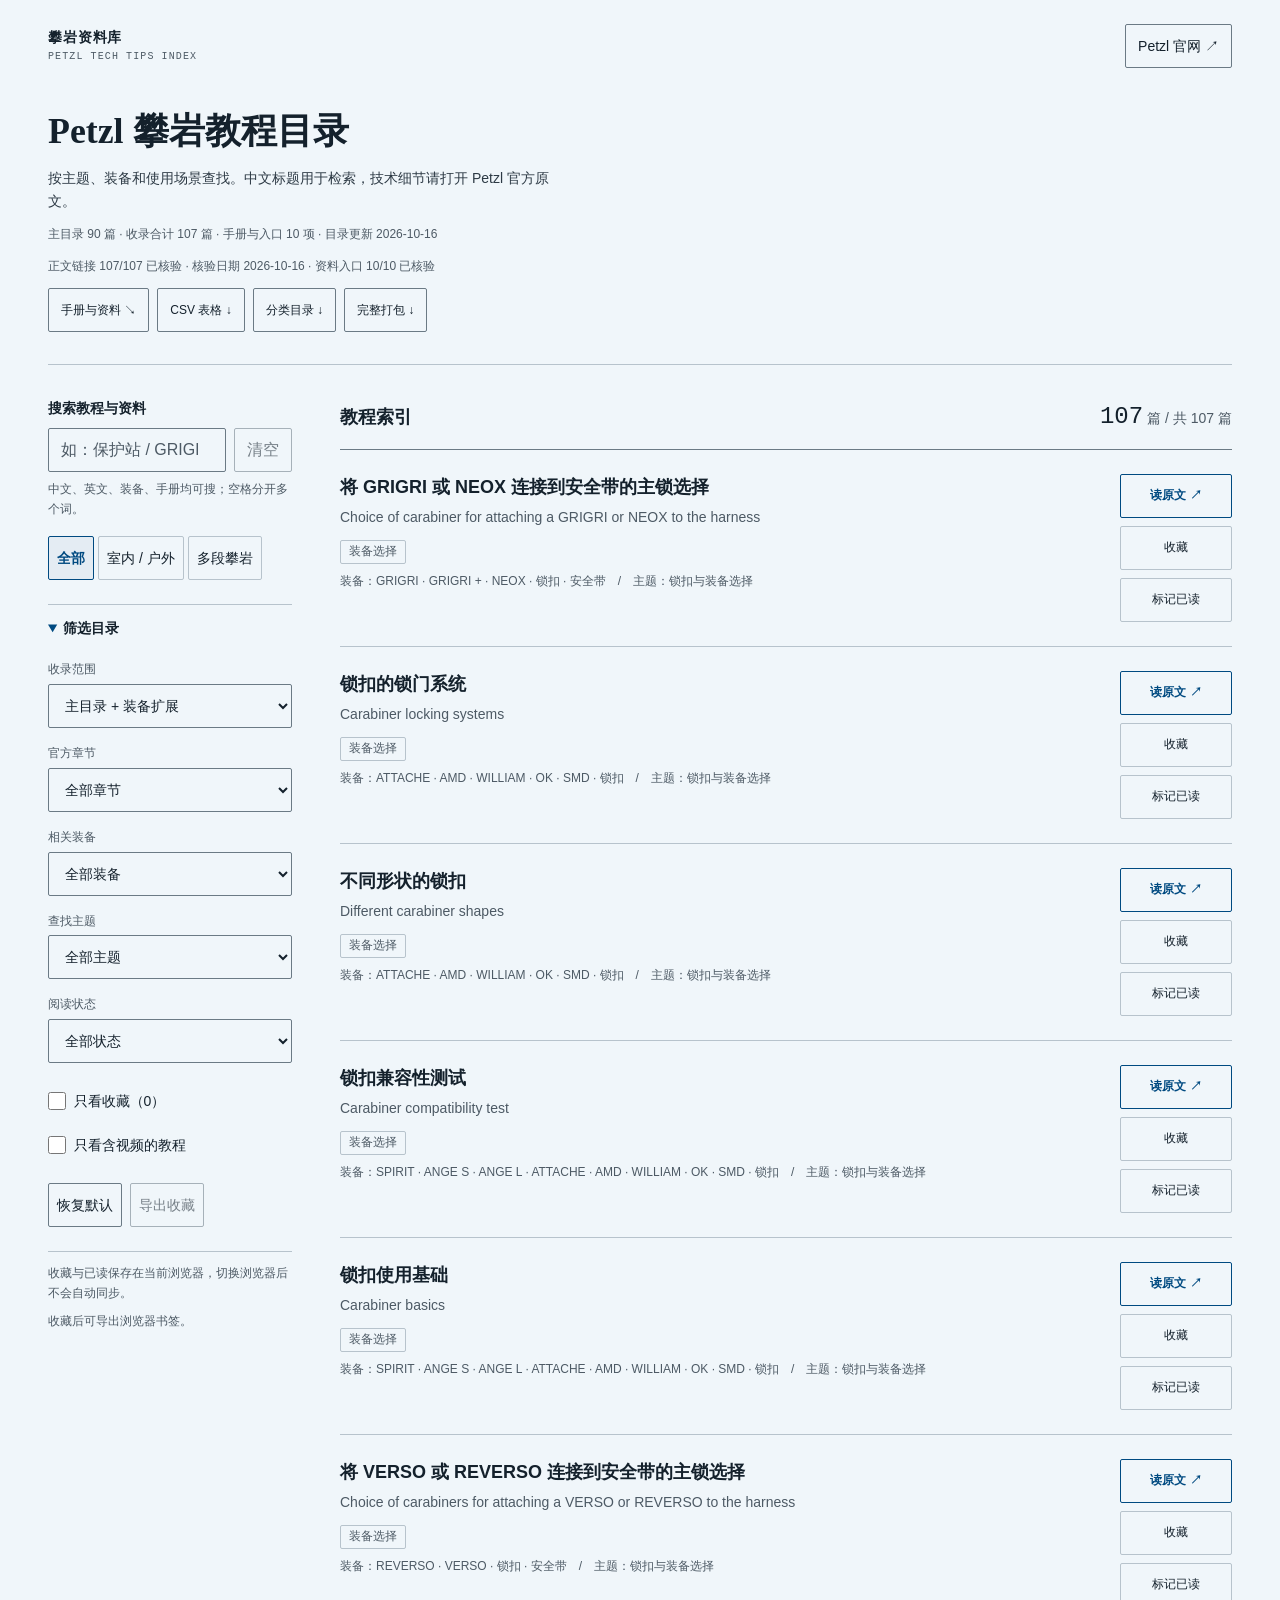
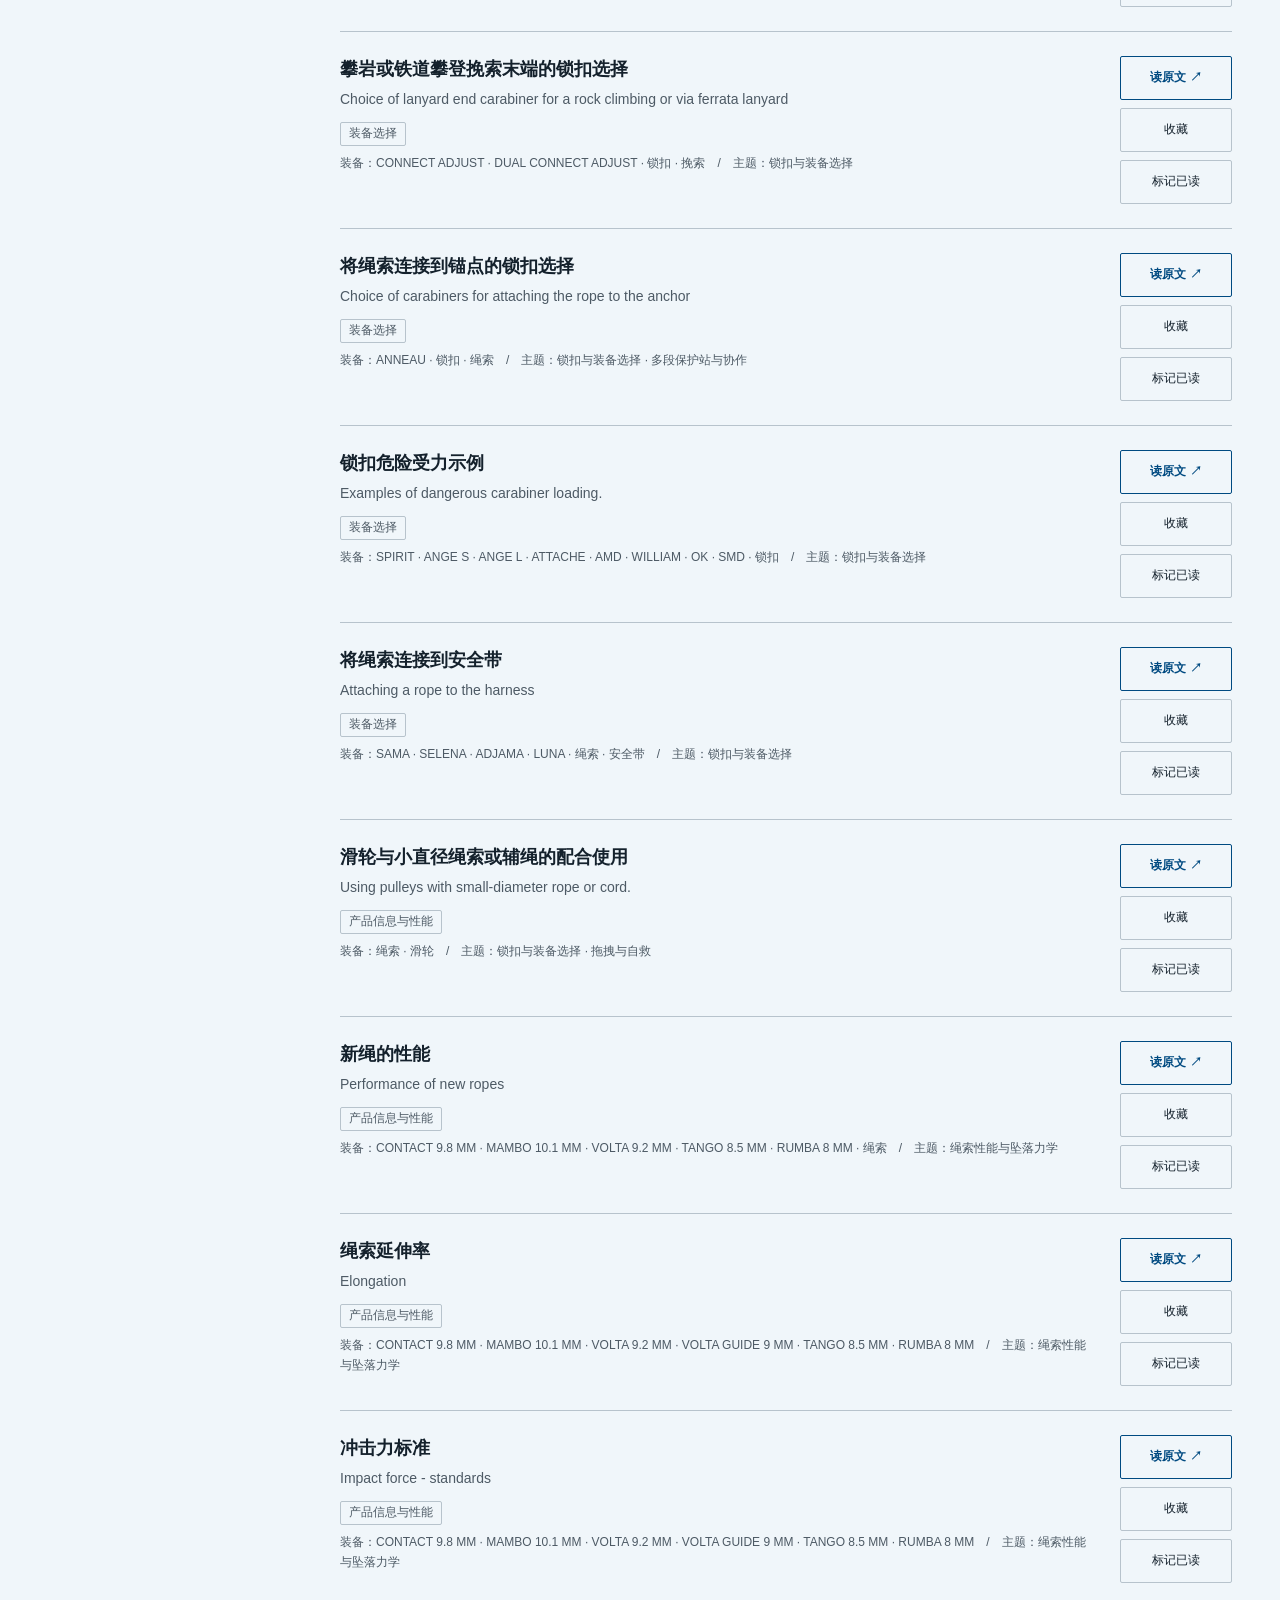
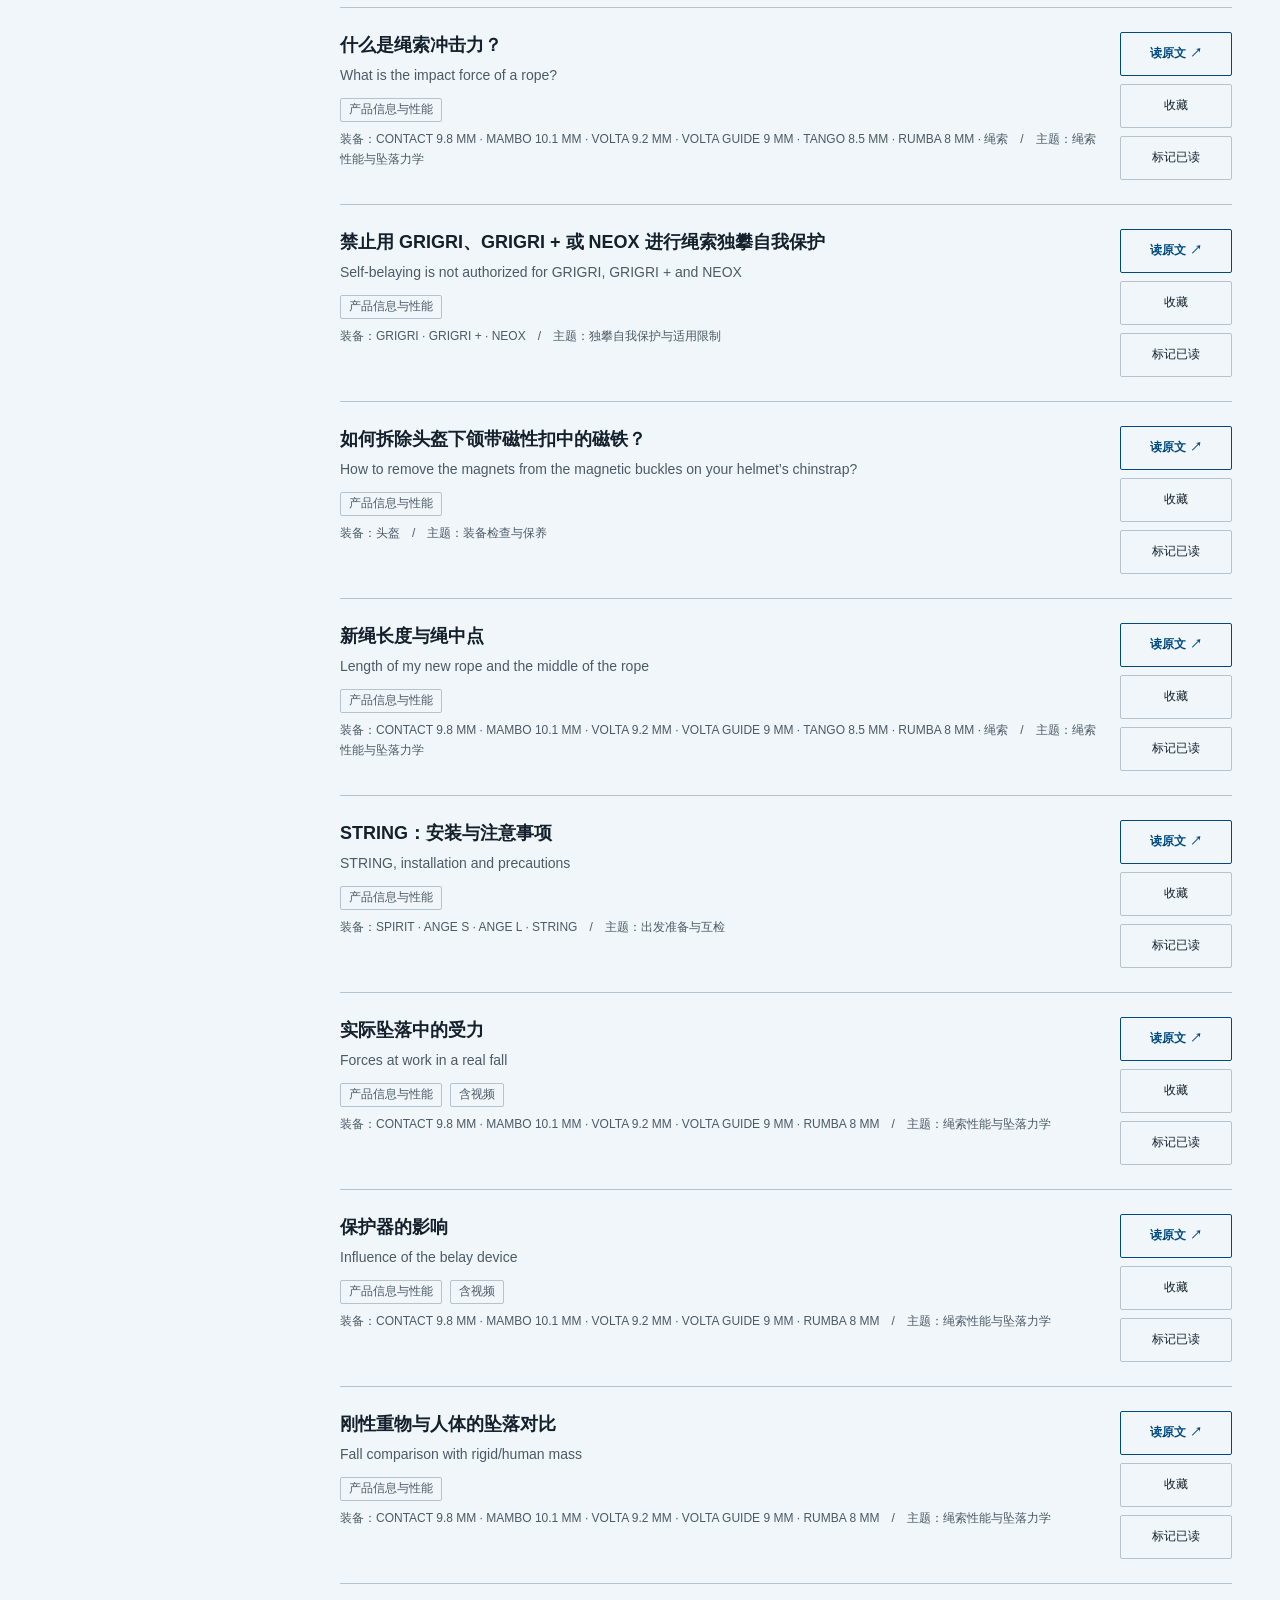
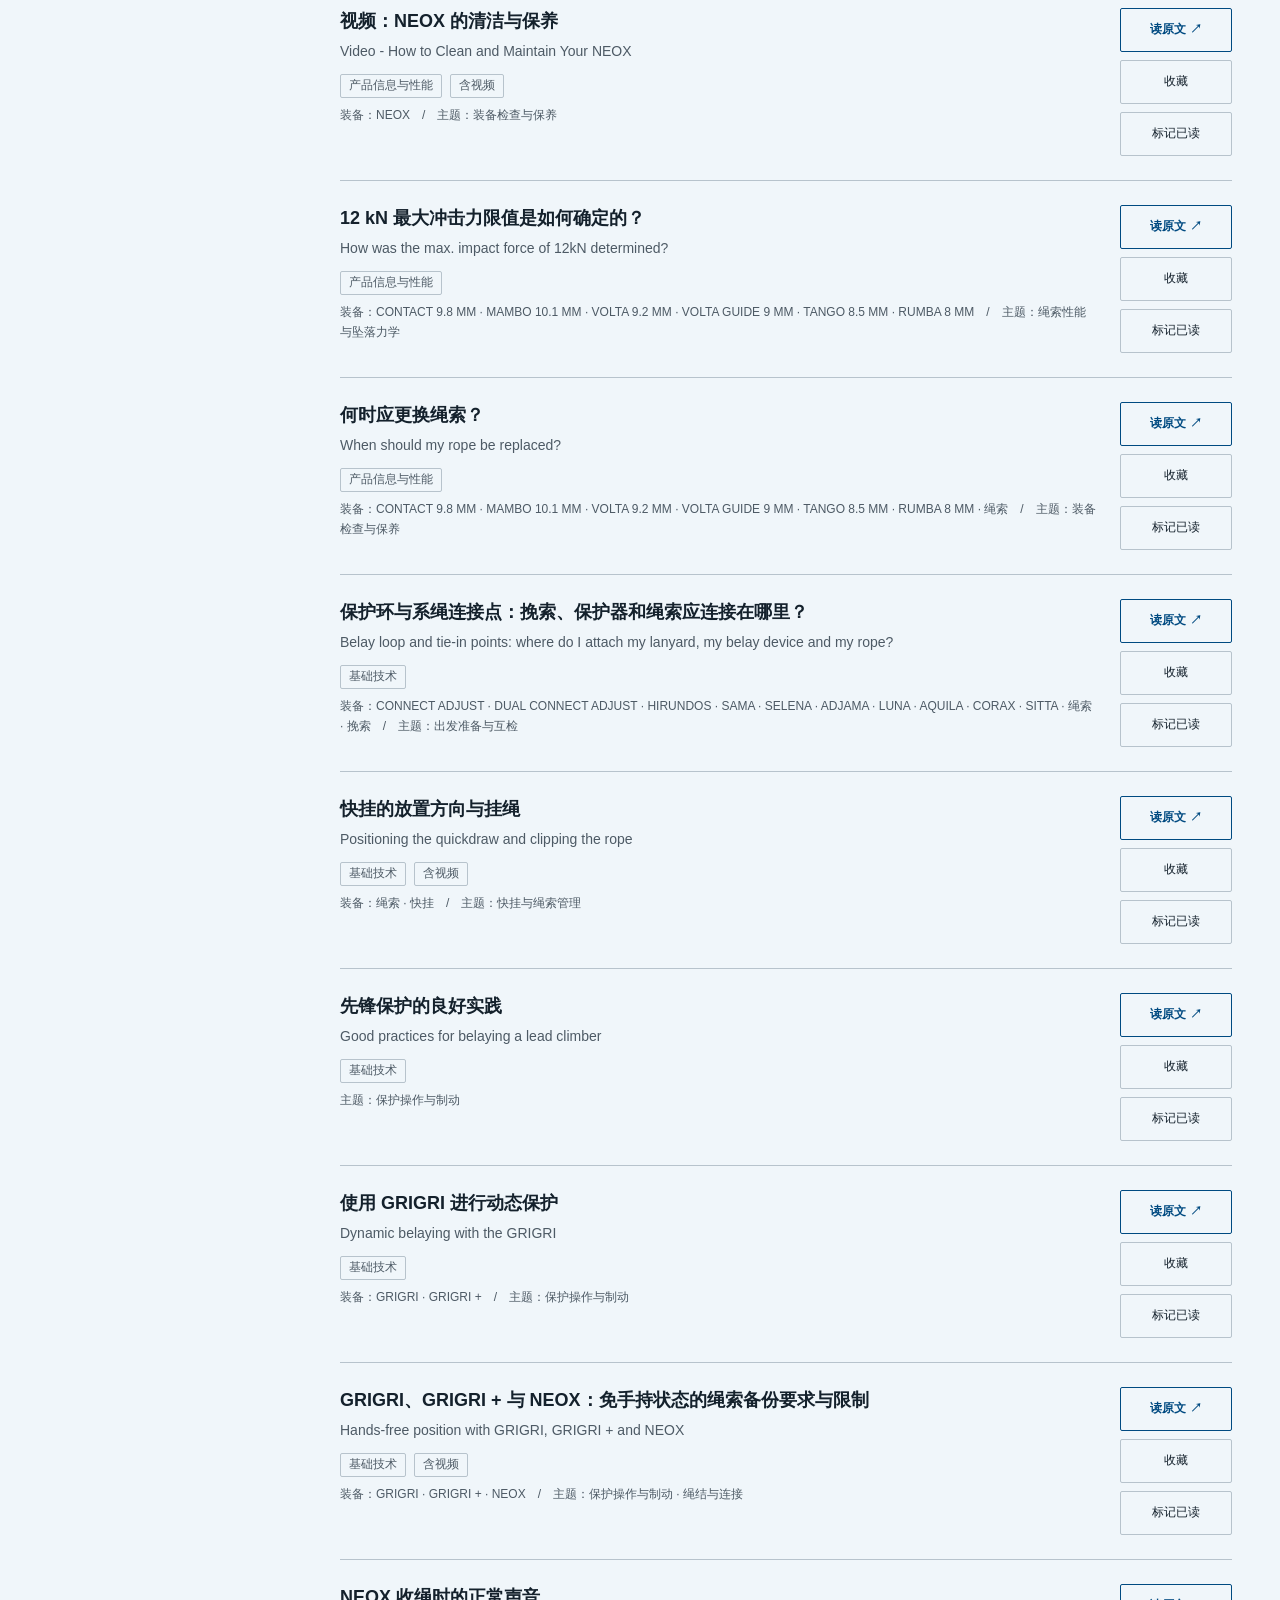
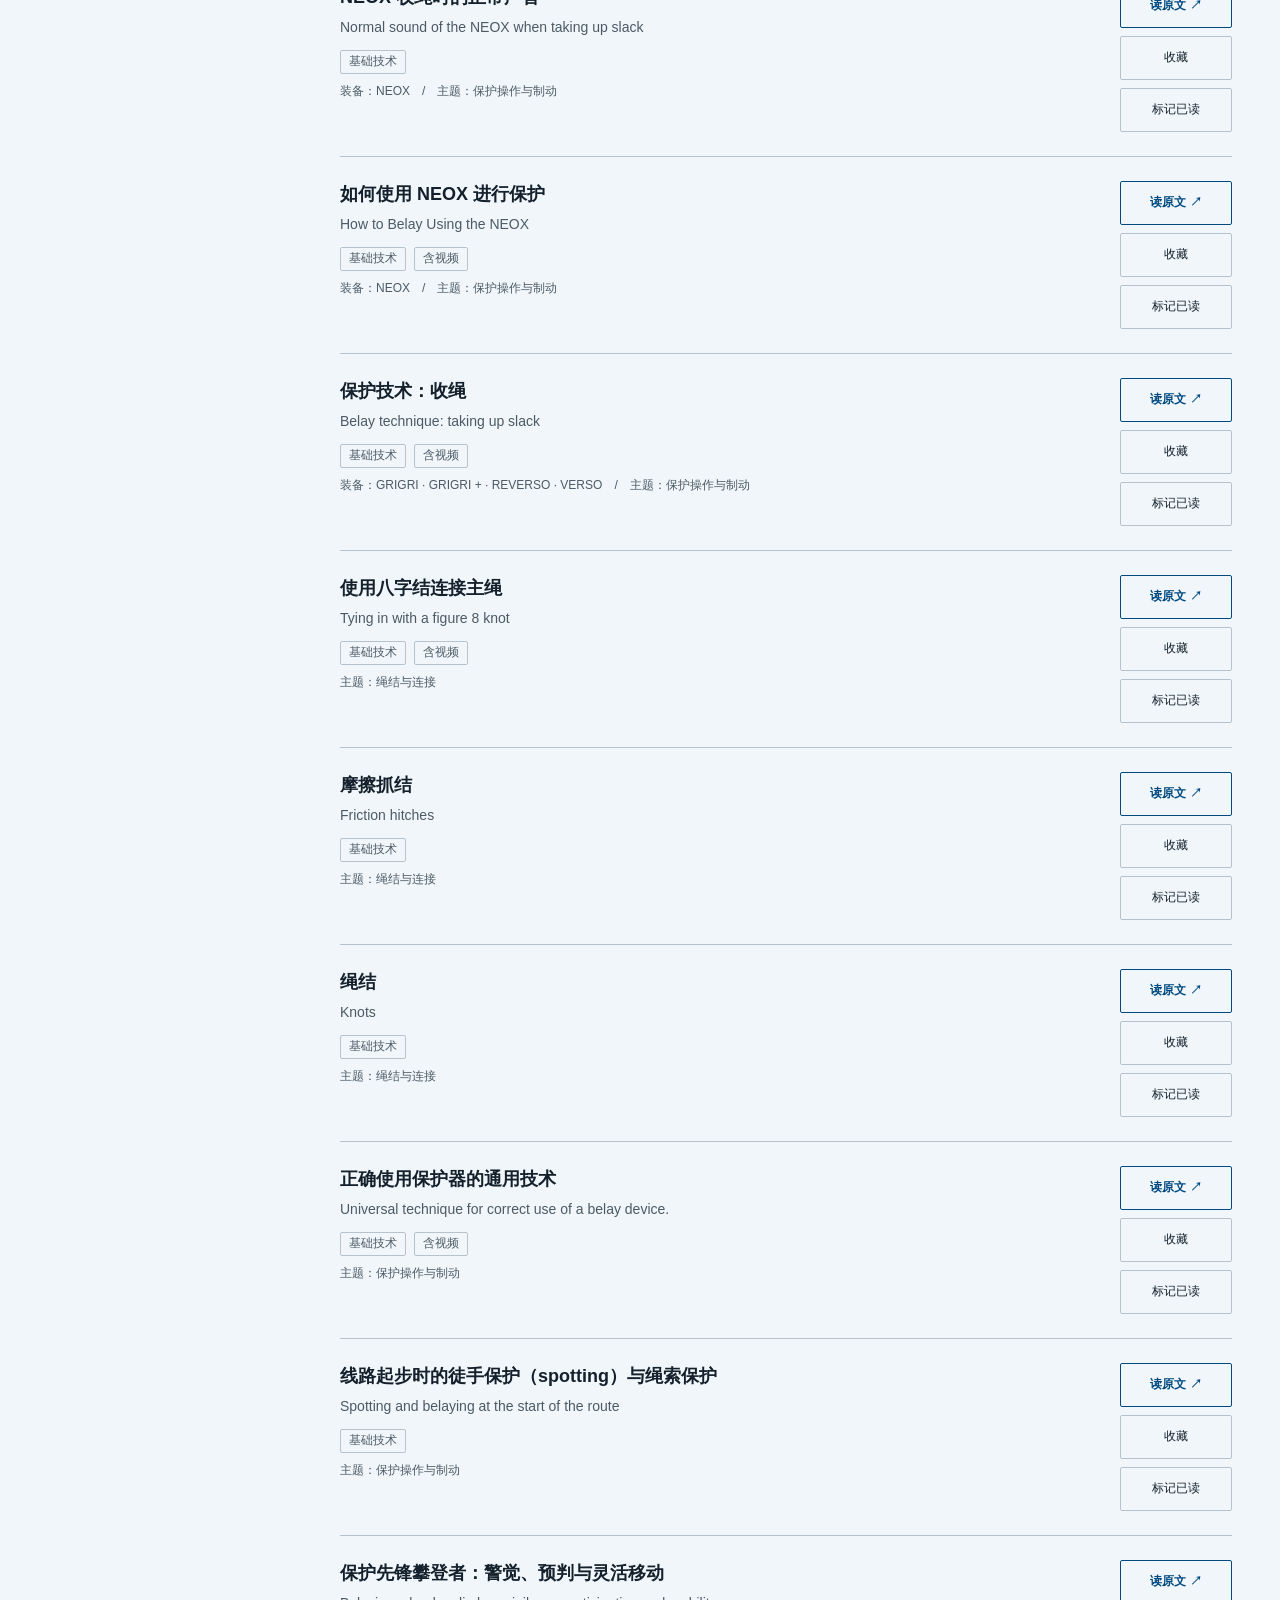
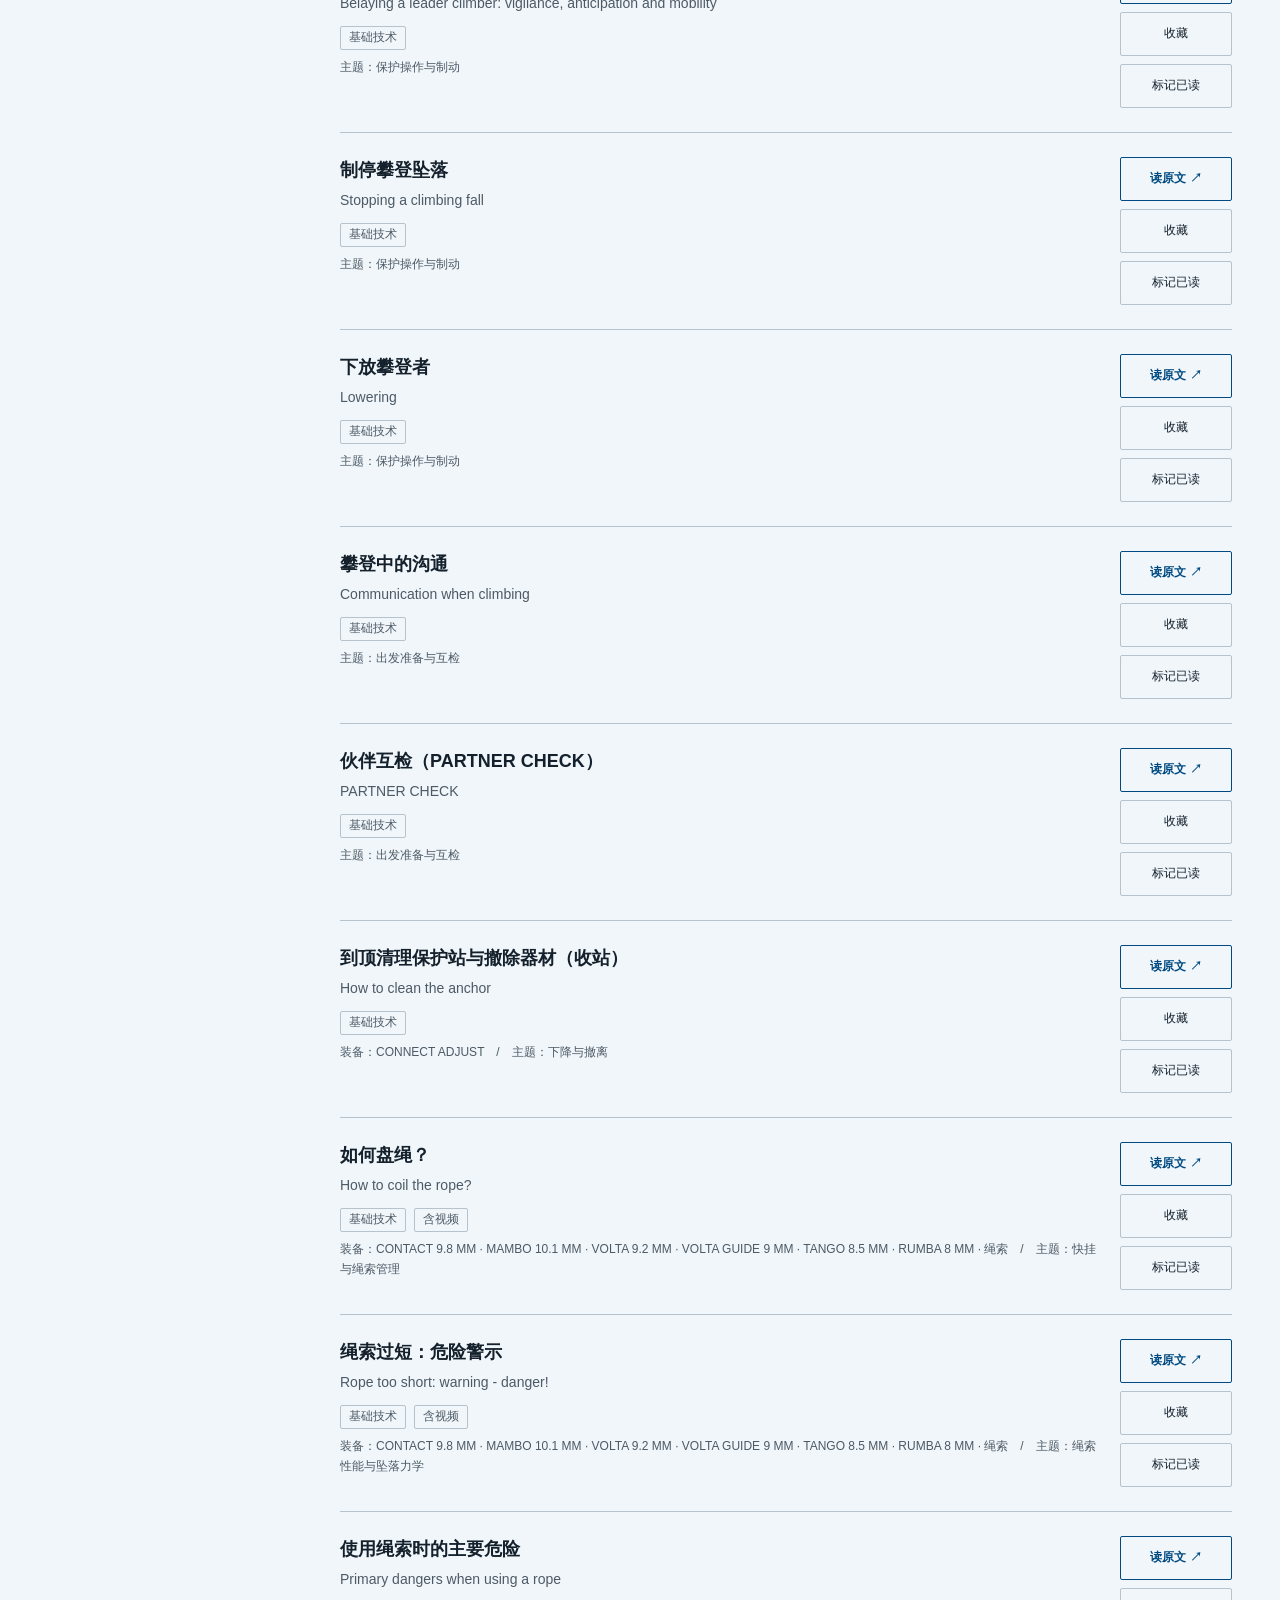
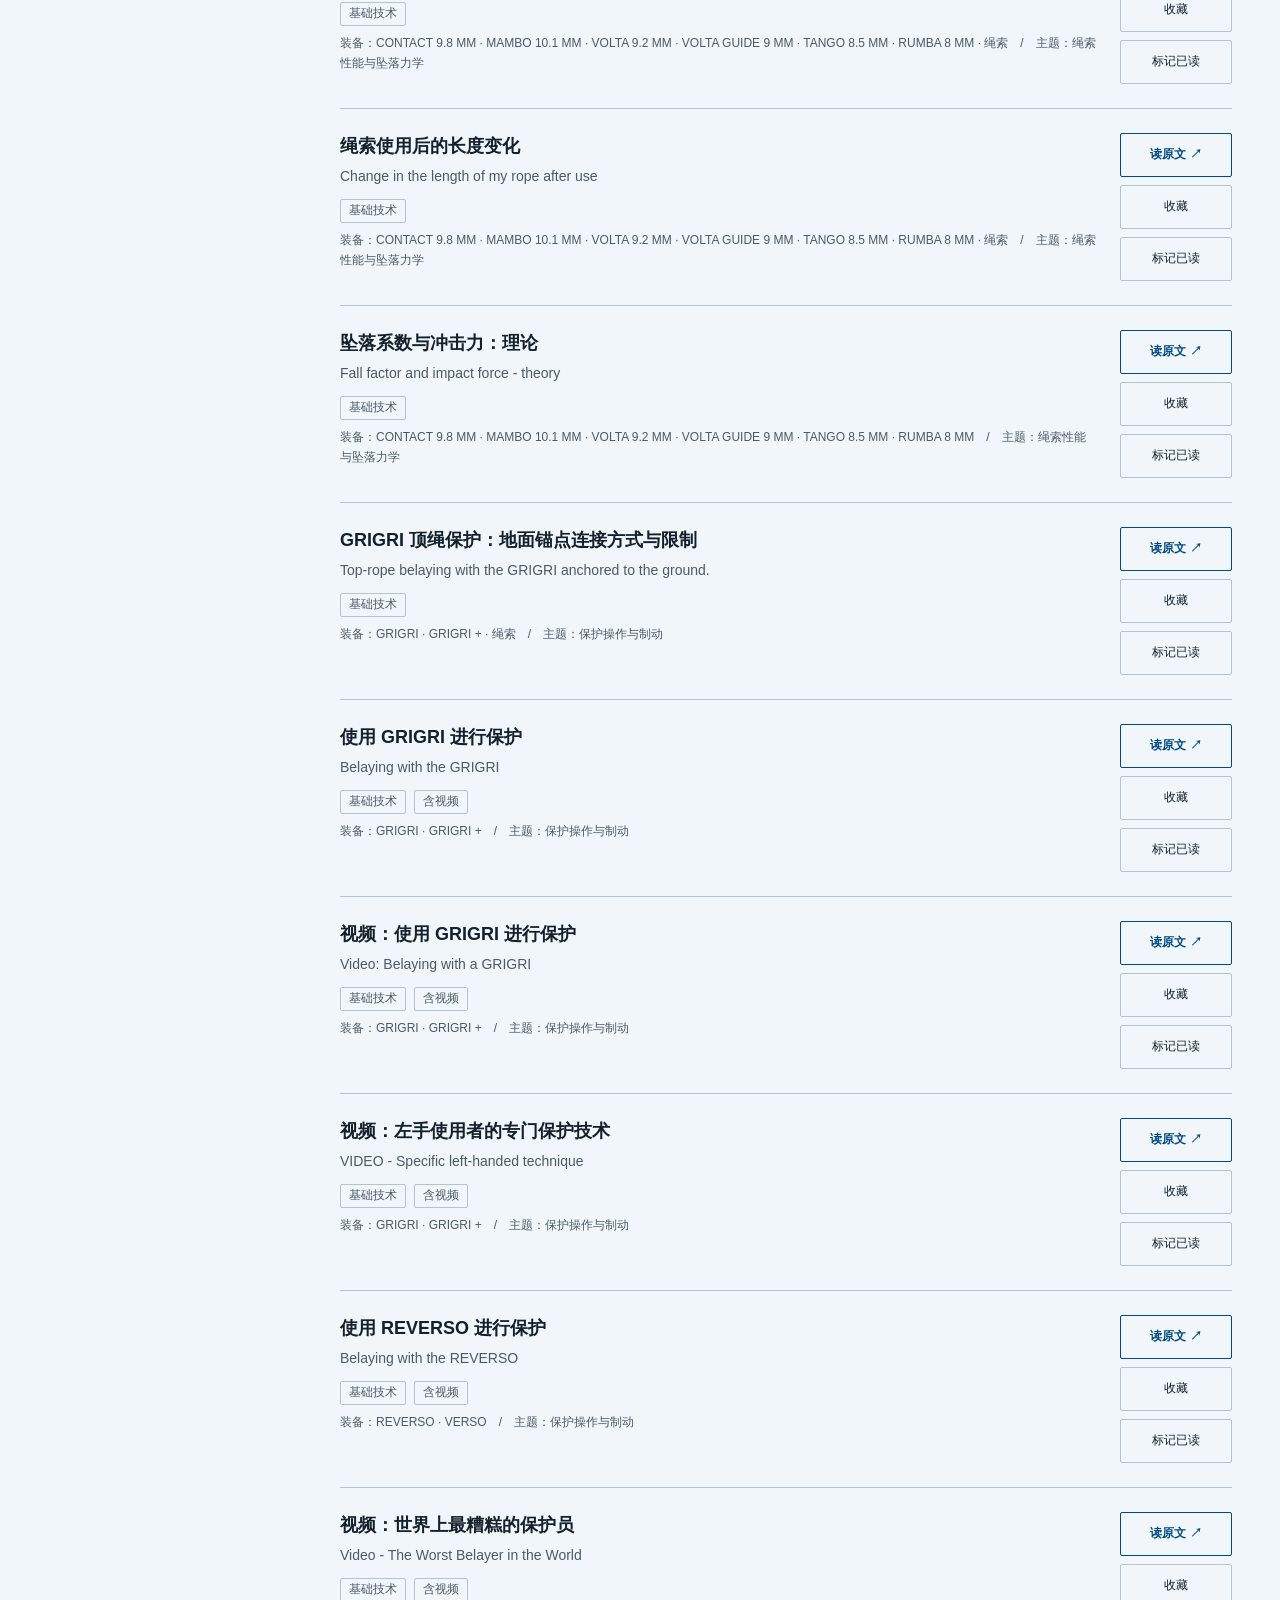
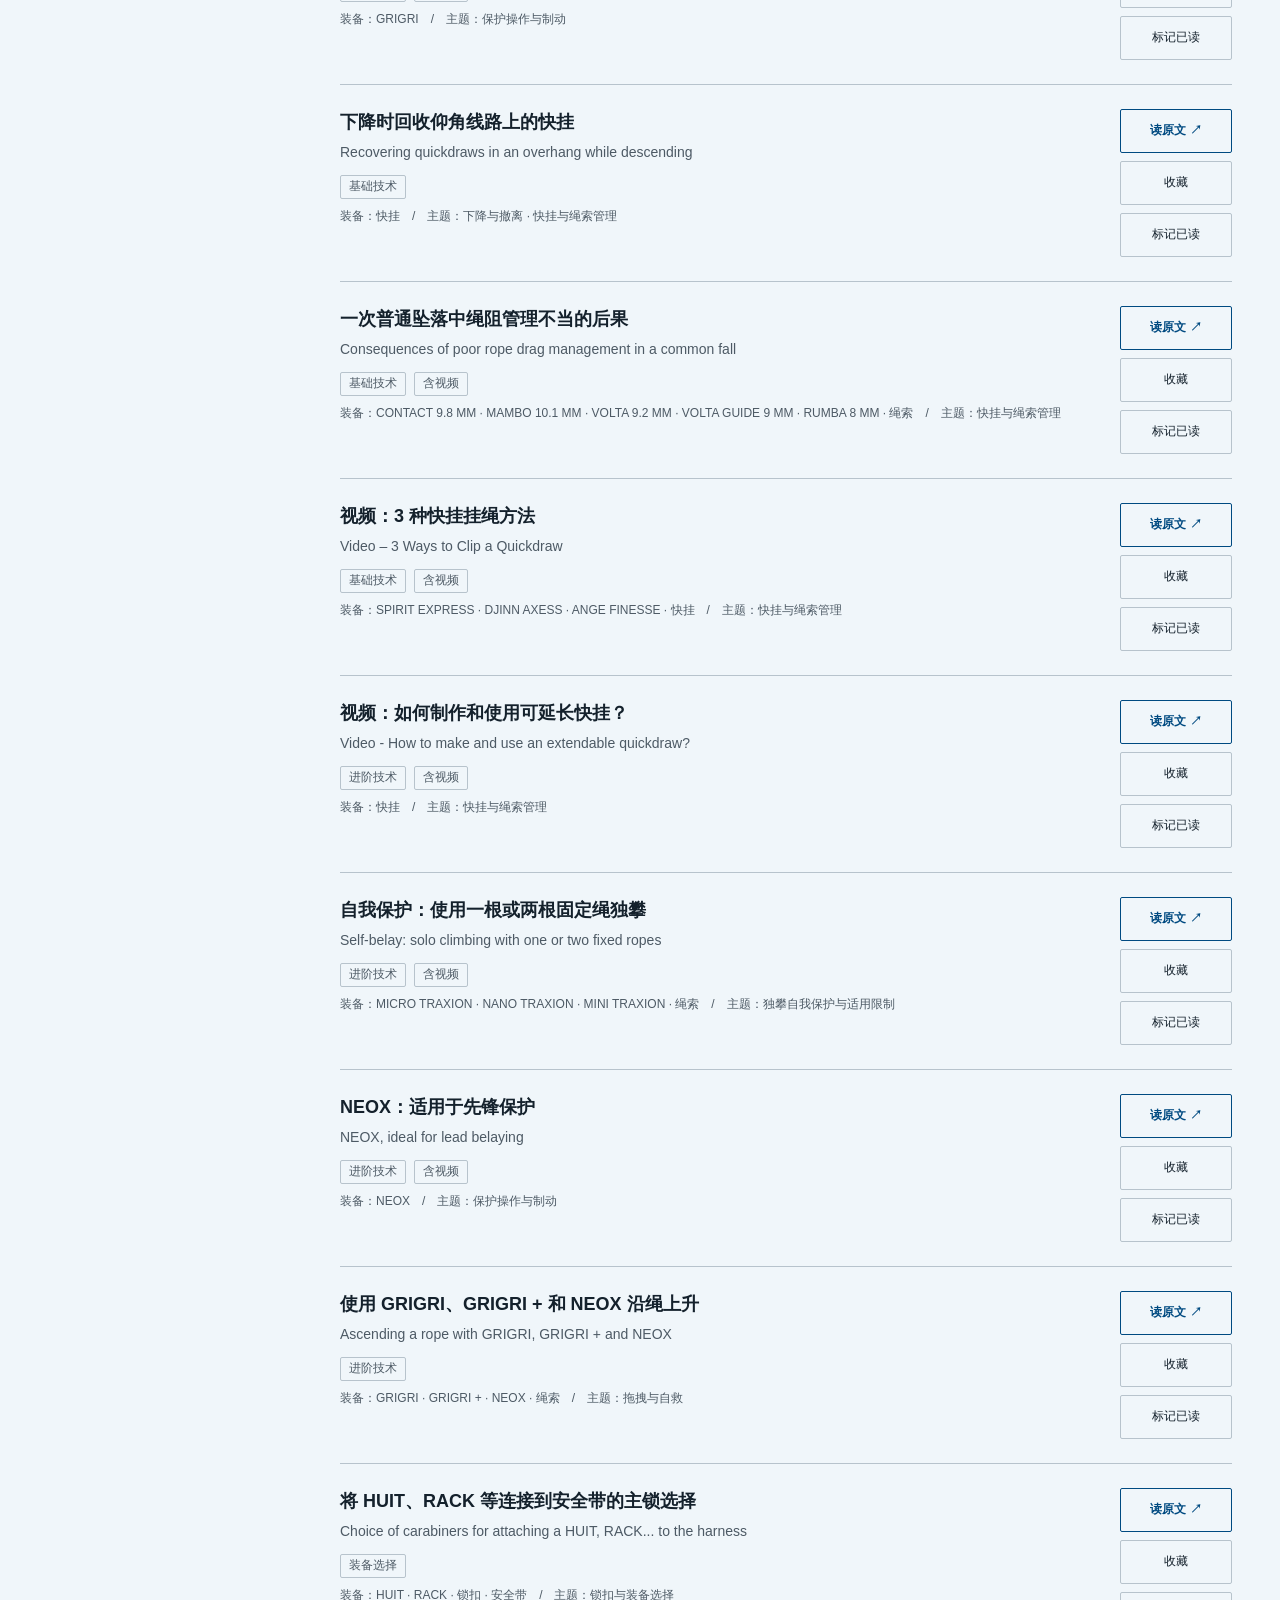
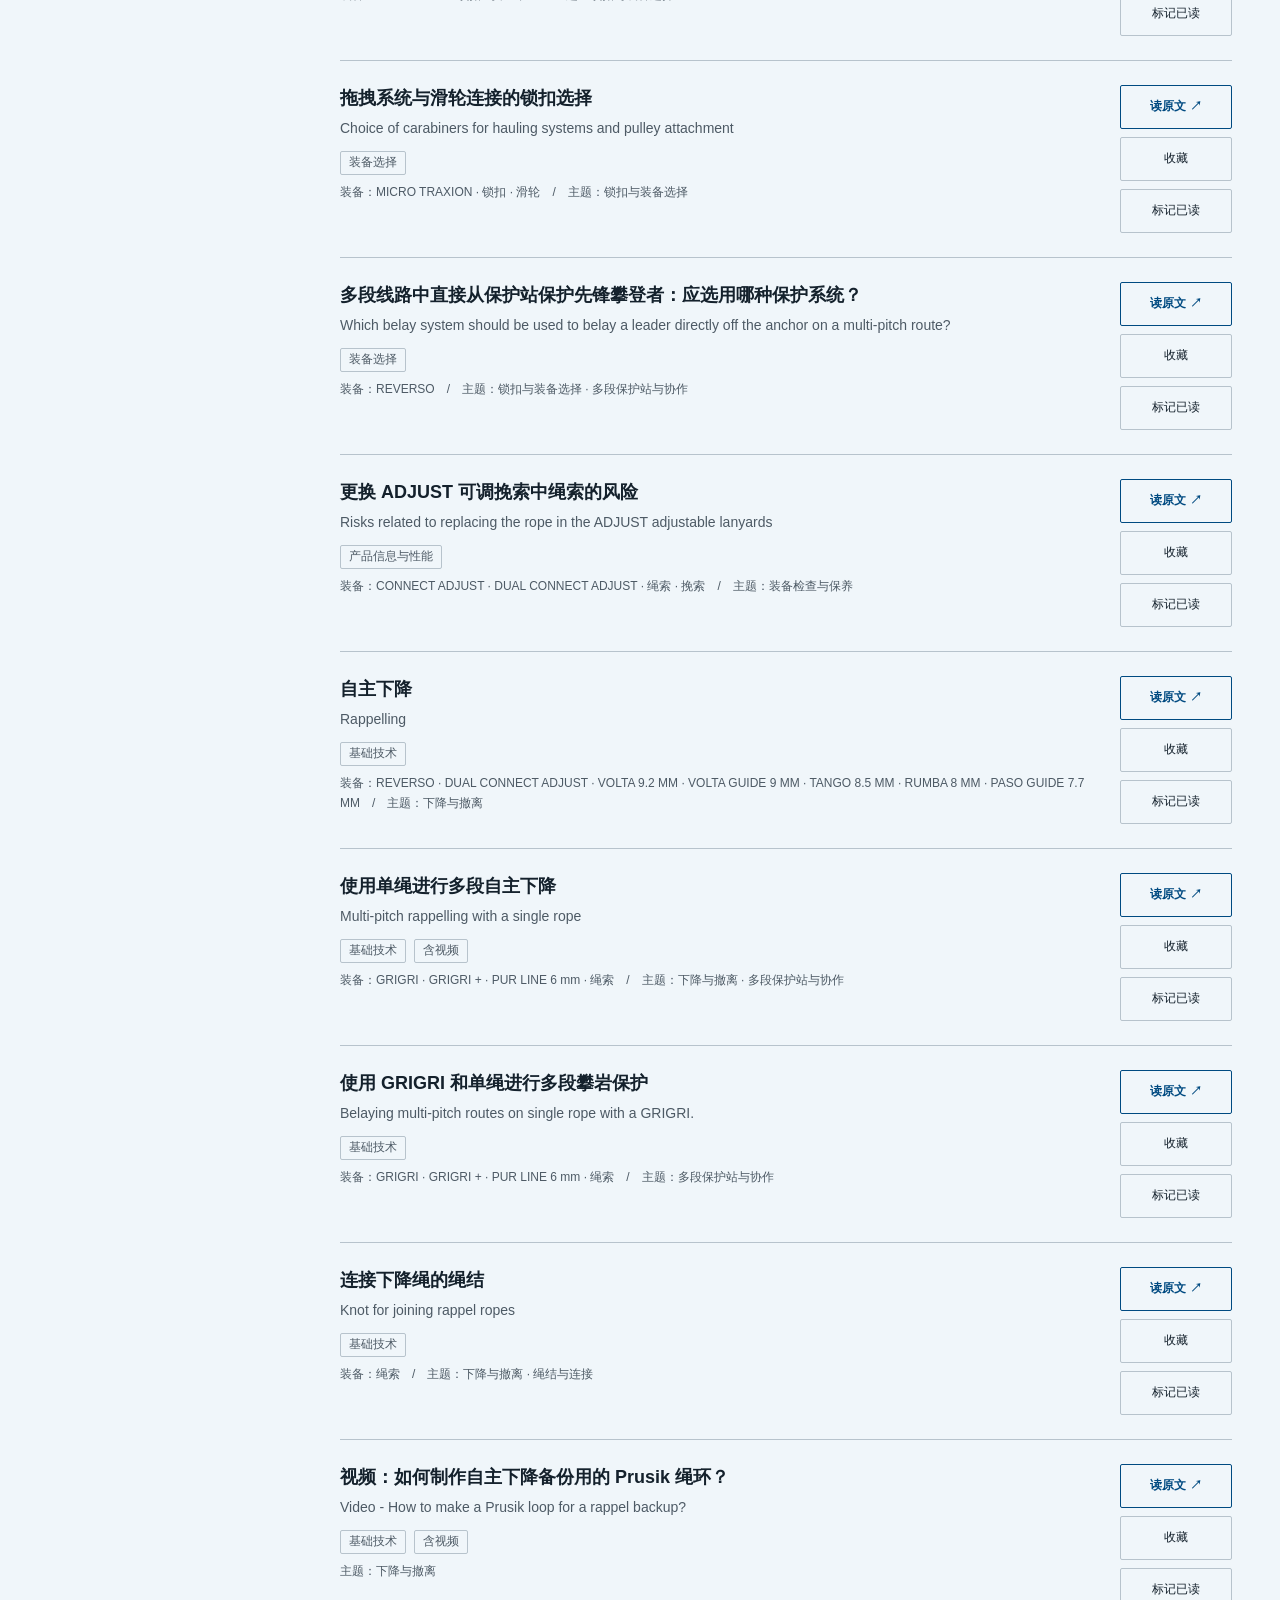
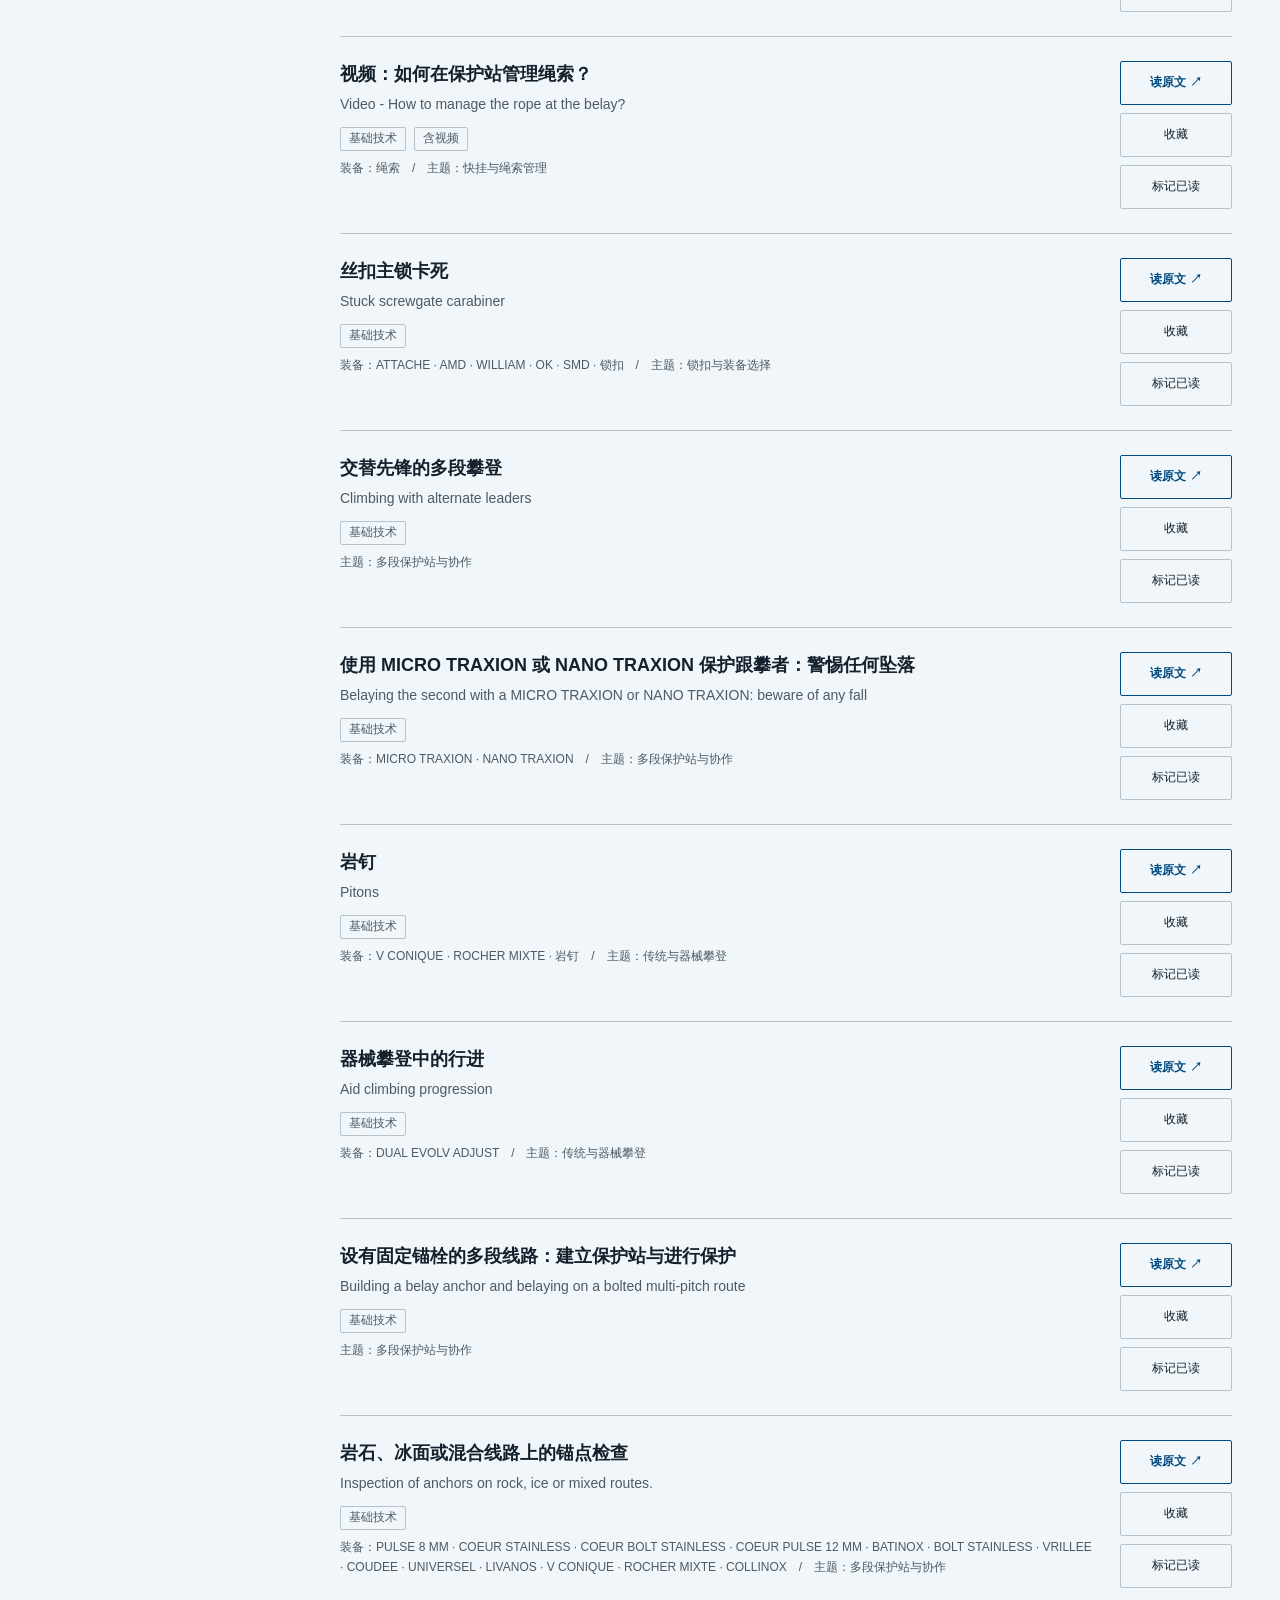
<file: docs/index.html>
<!doctype html>
<html lang="zh-CN">
<head>
<meta charset="utf-8">
<meta name="viewport" content="width=device-width,initial-scale=1,viewport-fit=cover">
<meta name="color-scheme" content="light">
<link rel="icon" href="data:,">
<title>Petzl 攀岩教程目录</title>
<style>
/* Hallmark · macrostructure: Index-First · tone: editorial reference · anchor hue: cool blue · theme: Almanac · nav: N9 · footer: Ft2 */
/* Hallmark · pre-emit critique: P5 H5 E4 S5 R5 V4 */
/* Hallmark · macrostructure: Index-First · tone: editorial reference · anchor hue: cool blue · theme: Almanac · nav: N9 · footer: Ft2 */
/* Hallmark · pre-emit critique: P5 H5 E4 S5 R5 V4 */
:root {
  --color-paper: oklch(97% 0.008 240);
  --color-paper-2: oklch(94% 0.012 240);
  --color-paper-3: oklch(90% 0.016 240);
  --color-ink: oklch(24% 0.028 245);
  --color-ink-2: oklch(34% 0.026 245);
  --color-muted: oklch(46% 0.025 245);
  --color-rule: oklch(81% 0.018 240);
  --color-control-rule: oklch(57% 0.025 240);
  --color-accent: oklch(40% 0.115 247);
  --color-accent-ink: oklch(98% 0.006 240);
  --color-focus: oklch(44% 0.17 32);
  --color-error: oklch(43% 0.145 25);
  --color-success: oklch(35% 0.075 158);
  --color-transparent: oklch(97% 0.008 240 / 0);
  --font-display: "Noto Serif SC", "Source Han Serif SC", "Songti SC", SimSun, serif;
  --font-body: "IBM Plex Sans", "Microsoft YaHei", "PingFang SC", "Noto Sans CJK SC", sans-serif;
  --font-mono: "IBM Plex Mono", "Cascadia Code", "SFMono-Regular", monospace;
  --space-2xs: 0.25rem;
  --space-xs: 0.5rem;
  --space-sm: 0.75rem;
  --space-md: 1rem;
  --space-lg: 1.5rem;
  --space-xl: 2rem;
  --space-2xl: 3rem;
  --space-3xl: 4rem;
  --text-xs: 0.75rem;
  --text-sm: 0.875rem;
  --text-md: 1rem;
  --text-lg: 1.125rem;
  --text-xl: 1.5rem;
  --text-title: clamp(1.75rem, 2.8vw, 2.25rem);
  --ease-out: cubic-bezier(0.16, 1, 0.3, 1);
  --ease-in: cubic-bezier(0.7, 0, 0.84, 0);
  --ease-in-out: cubic-bezier(0.65, 0, 0.35, 1);
  --dur-none: 0ms;
  --rule-thin: 1px;
  --radius-sm: 0.125rem;
  --control-height: 2.75rem;
  --page-gutter: clamp(1rem, 4vw, 3rem);
}



* { box-sizing: border-box; }
html, body { overflow-x: clip; }
html { scroll-behavior: auto; }
body { margin: 0; background: var(--color-paper); color: var(--color-ink); font-family: var(--font-body); font-size: var(--text-md); line-height: 1.65; }
a { color: var(--color-accent); text-underline-offset: 0.2em; }
button, input, select { font: inherit; }
button, .button { min-height: var(--control-height); padding: var(--space-xs) var(--space-sm); border: var(--rule-thin) solid var(--color-control-rule); border-radius: var(--radius-sm); background: var(--color-transparent); color: var(--color-ink); cursor: pointer; line-height: 1.3; white-space: nowrap; text-decoration: none; display: inline-flex; justify-content: center; align-items: center; gap: var(--space-xs); }
button:active, .button:active { background: var(--color-paper-3); color: var(--color-ink); }
button[aria-pressed="true"] { background: var(--color-paper-2); color: var(--color-accent); border-color: var(--color-accent); font-weight: 700; }
button:disabled, .button[aria-disabled="true"], input:disabled, select:disabled { opacity: 0.55; cursor: not-allowed; }
[data-state="loading"] { cursor: progress; }
[data-state="error"], [aria-invalid="true"] { border-color: var(--color-error); }
[data-state="success"] { border-color: var(--color-success); }
:focus-visible { outline: 2px solid var(--color-focus); outline-offset: 3px; }
button, input, select, a { -webkit-tap-highlight-color: var(--color-transparent); }
@media (hover: hover) {
  button:not(:disabled):hover, .button:hover { background: var(--color-paper-2); color: var(--color-accent); }
  input:hover, select:hover { background: var(--color-paper-2); color: var(--color-ink); }
  .entry:hover { background: var(--color-paper-2); color: var(--color-ink); }
  a:hover { text-decoration-thickness: 2px; }
}
h1, h2, h3, p { margin: 0; }
h1, h2, h3 { font-style: normal; min-width: 0; overflow-wrap: anywhere; }
h1 { font-family: var(--font-display); font-size: var(--text-title); font-weight: 700; line-height: 1.3; }
h2 { font-size: var(--text-lg); line-height: 1.5; }
h3 { font-size: var(--text-lg); font-weight: 700; line-height: 1.55; }
[hidden] { display: none !important; }
.shell { width: 100%; max-width: 1328px; margin-inline: auto; padding-inline: var(--page-gutter); }
.skip { position: fixed; top: var(--space-xs); left: var(--space-xs); transform: translateY(-200%); z-index: 10; padding: var(--space-sm); background: var(--color-ink); color: var(--color-paper); }
.skip:focus { transform: none; }
.nav-edge { display: flex; align-items: center; justify-content: space-between; gap: var(--space-md); padding-block: var(--space-lg); }
.wordmark { color: var(--color-ink); text-decoration: none; font-size: var(--text-sm); font-weight: 700; letter-spacing: 0.06em; white-space: nowrap; }
.wordmark span { display: block; font-family: var(--font-mono); font-size: 0.625rem; font-weight: 400; letter-spacing: 0.11em; color: var(--color-muted); }
.nav-edge .button { font-size: var(--text-sm); }
.intro { padding-block: var(--space-md) var(--space-xl); border-bottom: var(--rule-thin) solid var(--color-rule); }
.intro h1 { margin-bottom: var(--space-sm); }
.intro-copy { max-width: 65ch; color: var(--color-ink-2); font-size: var(--text-sm); }
.download-links { display:flex; flex-wrap:wrap; gap:var(--space-xs); margin-top:var(--space-sm); }
.download-links .button { font-size:var(--text-xs); }
.snapshot { margin-top: var(--space-sm); color: var(--color-muted); font-size: var(--text-xs); }
.catalogue { display: grid; grid-template-columns: minmax(0, 1fr); gap: var(--space-lg); padding-block: var(--space-xl); }
.search-panel { min-width: 0; }
.search-label { display: block; font-size: var(--text-sm); font-weight: 700; margin-bottom: var(--space-xs); }
.search-line { display: grid; grid-template-columns: minmax(0, 1fr) auto; gap: var(--space-xs); }
input[type="search"], select { width: 100%; min-width: 0; height: var(--control-height); padding: var(--space-xs) var(--space-sm); border: var(--rule-thin) solid var(--color-control-rule); border-radius: var(--radius-sm); background: var(--color-paper); color: var(--color-ink); line-height: 1.3; }
input::placeholder { color: var(--color-muted); opacity: 1; }
input[type="search"], select { outline: 2px solid var(--color-transparent); outline-offset: 1px; }
input[type="search"]:focus-visible, select:focus-visible { outline-color: var(--color-focus); }
select { font-size: var(--text-sm); padding-inline-end: var(--space-xl); }
.helper { min-height: 1.65em; color: var(--color-muted); font-size: var(--text-xs); margin-top: var(--space-xs); }
.activity-tabs { display: flex; flex-wrap: wrap; gap: var(--space-xs); margin-top: var(--space-md); }
.activity-tabs button { flex: 0 0 auto; font-size: var(--text-sm); border-color: var(--color-rule); }
.activity-tabs button[aria-pressed="true"] { border-color: var(--color-accent); }
.filter-panel { border-block: var(--rule-thin) solid var(--color-rule); margin-top: var(--space-lg); }
.filter-panel > summary { min-height: var(--control-height); cursor: pointer; padding-block: var(--space-sm); font-size: var(--text-sm); font-weight: 700; }
.filter-panel > summary::marker { color: var(--color-accent); }
.filter-fields { display: grid; gap: var(--space-md); padding-block: var(--space-xs) var(--space-lg); }
.field label { display: block; font-size: var(--text-xs); color: var(--color-muted); margin-bottom: var(--space-2xs); }
.check-row { display: flex; align-items: center; gap: var(--space-xs); min-height: var(--control-height); font-size: var(--text-sm); cursor: pointer; }
.check-row input { width: 1.1rem; height: 1.1rem; margin: 0; accent-color: var(--color-accent); }
.filter-actions { display: flex; align-items: center; flex-wrap: wrap; gap: var(--space-xs); }
.filter-actions button { font-size: var(--text-sm); }
.storage-note { color: var(--color-muted); font-size: var(--text-xs); margin-top: var(--space-sm); }
.results { min-width: 0; }
.result-head { display: flex; align-items: baseline; justify-content: space-between; flex-wrap: wrap; gap: var(--space-xs) var(--space-md); padding-bottom: var(--space-sm); border-bottom: var(--rule-thin) solid var(--color-control-rule); }
.result-tally { font-size: var(--text-sm); color: var(--color-muted); }
.result-tally strong { font-family: var(--font-mono); font-size: var(--text-xl); font-weight: 500; color: var(--color-ink); font-variant-numeric: tabular-nums; margin-inline-end: var(--space-2xs); }
.result-list { list-style: none; margin: 0; padding: 0; }
.entry { display: grid; grid-template-columns: minmax(0, 1fr); gap: var(--space-md); padding-block: var(--space-lg); border-bottom: var(--rule-thin) solid var(--color-rule); }
.entry-content { min-width: 0; }
.entry-title { margin-bottom: var(--space-2xs); }
.title-en { font-size: var(--text-sm); line-height: 1.6; color: var(--color-muted); overflow-wrap: anywhere; }
.entry-meta { display: flex; gap: var(--space-xs); flex-wrap: wrap; align-items: center; margin-top: var(--space-sm); font-size: var(--text-xs); color: var(--color-muted); }
.meta-tag { display: inline-block; padding-inline: var(--space-xs); border: var(--rule-thin) solid var(--color-rule); border-radius: var(--radius-sm); line-height: 1.8; }
.meta-tag.scope-extension { border-color: var(--color-control-rule); }
.entry-keywords { color: var(--color-muted); font-size: var(--text-xs); margin-top: var(--space-xs); overflow-wrap: anywhere; }
.entry-actions { display: flex; align-items: center; flex-wrap: wrap; justify-content: flex-start; gap: var(--space-xs); }
.entry-actions .button, .entry-actions button { font-size: var(--text-xs); }
.source-button { border-color: var(--color-accent); color: var(--color-accent); font-weight: 700; }
.mark-button { border-color: var(--color-rule); }
.mark-button[aria-pressed="true"] { border-color: var(--color-accent); }
.verification { color: var(--color-muted); font-size: var(--text-xs); margin-top: var(--space-xs); }
.empty { padding-block: var(--space-2xl); }
.empty-symbol { font-size: var(--text-xl); color: var(--color-muted); margin-bottom: var(--space-sm); }
.empty p { color: var(--color-muted); font-size: var(--text-sm); max-width: 54ch; margin-block: var(--space-xs) var(--space-md); }
.resources { padding-block: var(--space-xl); border-top: var(--rule-thin) solid var(--color-control-rule); }
.resources > p { color: var(--color-muted); font-size: var(--text-sm); margin-block: var(--space-xs) var(--space-lg); max-width: 65ch; }
.resource-list { display: grid; gap: 0; }
.resource { display: grid; grid-template-columns: minmax(0, 1fr); gap: var(--space-sm); padding-block: var(--space-md); border-bottom: var(--rule-thin) solid var(--color-rule); }
.resource h3 { font-size: var(--text-md); }
.resource p { color: var(--color-muted); font-size: var(--text-sm); margin-top: var(--space-2xs); overflow-wrap: anywhere; }
.resource .button { justify-self: start; font-size: var(--text-sm); }
.coverage { margin-block: var(--space-xl); color: var(--color-muted); font-size: var(--text-sm); }
.coverage summary { min-height: var(--control-height); padding-block: var(--space-sm); color: var(--color-ink); font-weight: 700; cursor: pointer; }
.coverage p { max-width: 75ch; margin-top: var(--space-xs); }
.foot-line { display: flex; justify-content: space-between; align-items: baseline; flex-wrap: wrap; gap: var(--space-sm); padding-block: var(--space-lg) var(--space-xl); border-top: var(--rule-thin) solid var(--color-rule); font-size: var(--text-xs); color: var(--color-muted); }
.foot-line p { max-width: 65ch; }
.status { min-height: 1.65em; font-size: var(--text-xs); color: var(--color-muted); margin-top: var(--space-xs); }
.sr-only { position: absolute; width: 1px; height: 1px; padding: 0; margin: -1px; overflow: clip; clip-path: inset(50%); white-space: nowrap; border: 0; }
noscript p { padding: var(--space-lg); border: var(--rule-thin) solid var(--color-error); color: var(--color-error); margin-block: var(--space-lg); }
@media (min-width: 40rem) {
  .filter-fields { grid-template-columns: repeat(2, minmax(0, 1fr)); }
  .filter-checks, .filter-actions { grid-column: 1 / -1; }
  .resource { grid-template-columns: minmax(0, 1fr) auto; align-items: center; gap: var(--space-lg); }
}
@media (min-width: 60rem) {
  .catalogue { grid-template-columns: 244px minmax(0, 1fr); gap: var(--space-2xl); align-items: start; }
  .search-panel { position: static; }
  .activity-tabs { gap: var(--space-2xs); }
  .activity-tabs button { padding-inline: var(--space-xs); }
  .filter-fields { grid-template-columns: minmax(0, 1fr); }
  .entry { grid-template-columns: minmax(0, 1fr) 112px; gap: var(--space-lg); }
  .entry-actions { flex-direction: column; align-items: stretch; justify-content: flex-start; }
  .entry-actions .button, .entry-actions button { width: 100%; }
  .filter-actions { gap: var(--space-xs); }
  .filter-actions button { padding-inline: var(--space-xs); }
}
@media (prefers-reduced-motion: reduce) { *, *::before, *::after { animation-duration: var(--dur-none) !important; transition-duration: var(--dur-none) !important; scroll-behavior: auto !important; } }
@media print {
  .nav-edge, .search-panel, .entry-actions, .resource .button, .storage-note, .status { display: none; }
  .catalogue { display: block; }
  .entry, .resource { break-inside: avoid; }
  a::after { content: " (" attr(href) ")"; }
}
</style>
</head>
<body>
<a href="#results" class="skip">跳到教程列表</a>
<div class="shell">
<!-- N9: one wordmark and one official-site link keep the index quiet. -->
<header class="nav-edge">
  <a class="wordmark" href="#top" aria-label="回到 Petzl 教程目录顶部">攀岩资料库<span>PETZL TECH TIPS INDEX</span></a>
  <a class="button" href="https://www.petzl.com/int/en/sport" target="_blank" rel="noopener noreferrer">Petzl 官网 ↗</a>
</header>
<main id="top">
  <section class="intro" aria-labelledby="page-title">
    <h1 id="page-title">Petzl 攀岩教程目录</h1>
    <p class="intro-copy">按主题、装备和使用场景查找。中文标题用于检索，技术细节请打开 Petzl 官方原文。</p>
    <p class="snapshot" id="snapshot"></p>
    <p class="snapshot" id="verification-summary"></p>
    <div class="download-links"><a class="button" href="#resources">手册与资料 ↘</a><a class="button" id="download-csv" download hidden>CSV 表格 ↓</a><a class="button" id="download-md" download hidden>分类目录 ↓</a><a class="button" id="download-zip" download hidden>完整打包 ↓</a></div>
  </section>
  <noscript><p>此目录需要浏览器启用 JavaScript 才能筛选与显示条目。可先使用同文件夹中的 Markdown 或 CSV 目录。</p></noscript>
  <div class="catalogue">
    <aside class="search-panel" aria-label="查找与筛选">
      <label class="search-label" for="search">搜索教程与资料</label>
      <div class="search-line">
        <input id="search" type="search" placeholder="如：保护站 / GRIGRI" autocomplete="off" aria-describedby="search-help" maxlength="160">
        <button id="clear-search" type="button" aria-label="清空搜索">清空</button>
      </div>
      <p class="helper" id="search-help">中文、英文、装备、手册均可搜；空格分开多个词。</p>
      <div class="activity-tabs" role="group" aria-label="活动范围">
        <button type="button" data-activity="all" aria-pressed="true">全部</button>
        <button type="button" data-activity="indoor" aria-pressed="false">室内 / 户外</button>
        <button type="button" data-activity="multi" aria-pressed="false">多段攀岩</button>
      </div>
      <details class="filter-panel" id="filter-panel" open>
        <summary>筛选目录</summary>
        <div class="filter-fields">
          <div class="field">
            <label for="scope">收录范围</label>
            <select id="scope"><option value="">主目录 + 装备扩展</option><option value="主目录">主目录</option><option value="装备扩展">装备扩展</option></select>
          </div>
          <div class="field"><label for="section">官方章节</label><select id="section"><option value="">全部章节</option></select></div>
          <div class="field"><label for="equipment">相关装备</label><select id="equipment"><option value="">全部装备</option></select></div>
          <div class="field"><label for="topic">查找主题</label><select id="topic"><option value="">全部主题</option></select></div>
          <div class="field"><label for="read-state">阅读状态</label><select id="read-state"><option value="">全部状态</option><option value="unread">未标记已读</option><option value="read">已标记已读</option></select></div>
          <div class="filter-checks">
            <label class="check-row"><input id="favorites-only" type="checkbox"><span id="favorites-label">只看收藏</span></label>
            <label class="check-row"><input id="video-only" type="checkbox"><span>只看含视频的教程</span></label>
          </div>
          <div class="filter-actions"><button type="button" id="reset">恢复默认</button><button type="button" id="export-favorites" disabled aria-describedby="export-help">导出收藏</button></div>
        </div>
      </details>
      <p class="storage-note" id="storage-note">收藏与已读保存在当前浏览器，切换浏览器后不会自动同步。</p>
      <p class="helper" id="export-help">收藏后可导出浏览器书签。</p>
      <p class="status" id="status" role="status" aria-live="polite"></p>
    </aside>
    <section class="results" id="results" aria-labelledby="results-title" tabindex="-1">
      <div class="result-head"><h2 id="results-title">教程索引</h2><p class="result-tally" id="result-count" role="status" aria-live="polite"></p></div>
      <p class="helper" id="resource-hint" hidden></p>
      <ul class="result-list" id="result-list" aria-busy="true"><li class="entry">目录加载中…</li></ul>
      <div class="empty" id="empty" hidden>
        <div class="empty-symbol" aria-hidden="true">⌕</div>
        <h3>没有符合当前条件的教程</h3>
        <p id="empty-reason">试试更短的关键词，或放宽活动、章节与装备筛选。</p>
        <button type="button" id="empty-reset">清除筛选</button>
      </div>
    </section>
  </div>
  <section class="resources" id="resources" aria-labelledby="resources-title">
    <h2 id="resources-title">官方手册与常用入口</h2>
    <p class="helper" id="resource-count" role="status" aria-live="polite"></p>
    <p>搜索同时检索这里的资料；活动、装备、主题和收藏筛选只作用于上方教程。手册与单篇教程分别计数。</p>
    <div class="resource-list" id="resource-list"></div>
  </section>
  <details class="coverage">
    <summary>收录与使用说明</summary>
    <p id="coverage-note"></p>
    <p>本目录提供检索与原文入口。装备使用应先阅读对应说明书，技术练习须接受专业培训，并按实际场景核对原文的适用条件。标记“已读”只代表阅读记录。</p>
    <p>查找时可先选活动，再选主题或装备；没有结果时逐项放宽条件。主目录对应攀岩活动栏目，装备扩展帮助查到分散在产品页中的相关条目。</p>
  </details>
</main>
<footer class="foot-line"><p>个人查阅目录 · 官方原文及相关版权归 Petzl 所有</p><p id="footer-date"></p></footer>
</div>
<script id="catalog-data" type="application/json">{"meta":{"date":"2026-10-16","crawled_at":"2026-10-16T22:16:39+08:00","core_count":90,"total_count":107,"seed_count":63,"source_fetched_from":"2026-10-16T22:16:39+08:00","source_fetched_until":"2026-10-16T22:16:39+08:00","extension_count":17,"resource_count":10,"verified_count":107,"topic_order":["出发准备与互检","绳结与连接","保护操作与制动","快挂与绳索管理","多段保护站与协作","下降与撤离","拖拽与自救","锁扣与装备选择","绳索性能与坠落力学","装备检查与保养","传统与器械攀登","独攀自我保护与适用限制"],"coverage_note":"完整展开本次可访问的 Petzl 室内外攀岩和多段攀岩活动列表，按文章编号去重；另列经适用范围复核的器材教程与跨活动装备限制。中文为检索译题，操作条件与型号限制请查看官方原文。","language_note":"原文入口为英语；中文检索标题为本目录译写，并非 Petzl 官方中文译本。","scope_note":"不声称穷尽官网所有历史新闻、撤下页面、所有语言版本和视频频道；完整性以当前两大活动栏目对账为依据。","catalog_generated_at":"2026-10-16T22:23:23+08:00","verification_completed_at":"2026-10-16T22:18:56+08:00","verification_started_at":"2026-10-16T22:17:35+08:00","resource_verified_count":10,"downloads":{"csv":"Petzl攀岩教程目录.csv","markdown":"Petzl攀岩教程目录.md","zip":"Petzl攀岩教程目录_2026-10-16.zip"},"product_scope_audit":{"audited_at":"2026-10-16T22:06:17+08:00","sitemap_product_root_count":134,"difference_root_count":75,"fetched_difference_roots":75,"new_unique_id_count":58}},"articles":[{"id":"a77w0000000GmvNAAS","title_en":"Choice of carabiner for attaching a GRIGRI or NEOX to the harness","url":"https://www.petzl.com/us/en/sport/tech-tips/choosing-the-right-equipment/choice-of-carabiner-for-attaching-a-grigri-or-neox-to-the-harness/mousquetonsV2-pe05-connection-GRIGRI_SPO_a77w0000000GmvNAAS.html","section_slug":"choosing-the-right-equipment","aliases":[],"activities":["室内外攀岩","多段攀岩"],"product_sources":["GRIGRI","GRIGRI-","NEOX"],"source_urls":["https://www.petzl.com/us/en/sport/tech-tips/indoor-and-outdoor-climbing","https://www.petzl.com/us/en/sport/tech-tips/multi-pitch-climbing","https://www.petzl.com/us/en/sport/tech-tips-by-product/grigri","https://www.petzl.com/us/en/sport/tech-tips-by-product/grigri-","https://www.petzl.com/us/en/sport/tech-tips-by-product/neox"],"scope":"主目录","title_zh":"将 GRIGRI 或 NEOX 连接到安全带的主锁选择","official_sections":["装备选择"],"topics":["锁扣与装备选择"],"equipment":["GRIGRI","GRIGRI +","NEOX","锁扣","安全带"],"http_status":200,"verified_at":"2026-10-16T22:17:35+08:00","has_video":false,"title_matches":true,"language":"英语","translation_status":"已译并校对"},{"id":"a77w0000000GmuoAAC","title_en":"Carabiner locking systems","url":"https://www.petzl.com/us/en/sport/tech-tips/choosing-the-right-equipment/carabiner-locking-systems/mousquetonsV2-pe02-systemes-verrouillage_SPO_a77w0000000GmuoAAC.html","section_slug":"choosing-the-right-equipment","aliases":[],"activities":["室内外攀岩"],"product_sources":["ATTACHE","AMD","WILLIAM","OK","SMD"],"source_urls":["https://www.petzl.com/us/en/sport/tech-tips/indoor-and-outdoor-climbing","https://www.petzl.com/us/en/sport/tech-tips-by-product/attache","https://www.petzl.com/us/en/sport/tech-tips-by-product/amd","https://www.petzl.com/us/en/sport/tech-tips-by-product/william","https://www.petzl.com/us/en/sport/tech-tips-by-product/ok","https://www.petzl.com/us/en/sport/tech-tips-by-product/smd"],"scope":"主目录","title_zh":"锁扣的锁门系统","official_sections":["装备选择"],"topics":["锁扣与装备选择"],"equipment":["ATTACHE","AMD","WILLIAM","OK","SMD","锁扣"],"http_status":200,"verified_at":"2026-10-16T22:17:35+08:00","has_video":false,"title_matches":true,"language":"英语","translation_status":"已译并校对"},{"id":"a77w0000000GmvDAAS","title_en":"Different carabiner shapes","url":"https://www.petzl.com/us/en/sport/tech-tips/choosing-the-right-equipment/different-carabiner-shapes/mousquetonsV2-pe03-formes-mousquetons_SPO_a77w0000000GmvDAAS.html","section_slug":"choosing-the-right-equipment","aliases":[],"activities":["室内外攀岩"],"product_sources":["ATTACHE","AMD","WILLIAM","OK","SMD"],"source_urls":["https://www.petzl.com/us/en/sport/tech-tips/indoor-and-outdoor-climbing","https://www.petzl.com/us/en/sport/tech-tips-by-product/attache","https://www.petzl.com/us/en/sport/tech-tips-by-product/amd","https://www.petzl.com/us/en/sport/tech-tips-by-product/william","https://www.petzl.com/us/en/sport/tech-tips-by-product/ok","https://www.petzl.com/us/en/sport/tech-tips-by-product/smd"],"scope":"主目录","title_zh":"不同形状的锁扣","official_sections":["装备选择"],"topics":["锁扣与装备选择"],"equipment":["ATTACHE","AMD","WILLIAM","OK","SMD","锁扣"],"http_status":200,"verified_at":"2026-10-16T22:17:36+08:00","has_video":false,"title_matches":true,"language":"英语","translation_status":"已译并校对"},{"id":"a77w0000000GmwLAAS","title_en":"Carabiner compatibility test","url":"https://www.petzl.com/us/en/sport/tech-tips/choosing-the-right-equipment/carabiner-compatibility-test/mousquetonsV2-pe18-testcompatibilite_SPO_a77w0000000GmwLAAS.html","section_slug":"choosing-the-right-equipment","aliases":[],"activities":["室内外攀岩","多段攀岩"],"product_sources":["SPIRIT","ANGE-S","ANGE-L","ATTACHE","AMD","WILLIAM","OK","SMD"],"source_urls":["https://www.petzl.com/us/en/sport/tech-tips/indoor-and-outdoor-climbing","https://www.petzl.com/us/en/sport/tech-tips/multi-pitch-climbing","https://www.petzl.com/us/en/sport/tech-tips-by-product/spirit","https://www.petzl.com/us/en/sport/tech-tips-by-product/ange-s","https://www.petzl.com/us/en/sport/tech-tips-by-product/ange-l","https://www.petzl.com/us/en/sport/tech-tips-by-product/attache","https://www.petzl.com/us/en/sport/tech-tips-by-product/amd","https://www.petzl.com/us/en/sport/tech-tips-by-product/william","https://www.petzl.com/us/en/sport/tech-tips-by-product/ok","https://www.petzl.com/us/en/sport/tech-tips-by-product/smd"],"scope":"主目录","title_zh":"锁扣兼容性测试","official_sections":["装备选择"],"topics":["锁扣与装备选择"],"equipment":["SPIRIT","ANGE S","ANGE L","ATTACHE","AMD","WILLIAM","OK","SMD","锁扣"],"http_status":200,"verified_at":"2026-10-16T22:17:37+08:00","has_video":false,"title_matches":true,"language":"英语","translation_status":"已译并校对"},{"id":"a77w0000000GmutAAC","title_en":"Carabiner basics","url":"https://www.petzl.com/us/en/sport/tech-tips/choosing-the-right-equipment/carabiner-basics/mousquetonsV2-pe01-intro_SPO_a77w0000000GmutAAC.html","section_slug":"choosing-the-right-equipment","aliases":[],"activities":["室内外攀岩","多段攀岩"],"product_sources":["SPIRIT","ANGE-S","ANGE-L","ATTACHE","AMD","WILLIAM","OK","SMD"],"source_urls":["https://www.petzl.com/us/en/sport/tech-tips/indoor-and-outdoor-climbing","https://www.petzl.com/us/en/sport/tech-tips/multi-pitch-climbing","https://www.petzl.com/us/en/sport/tech-tips-by-product/spirit","https://www.petzl.com/us/en/sport/tech-tips-by-product/ange-s","https://www.petzl.com/us/en/sport/tech-tips-by-product/ange-l","https://www.petzl.com/us/en/sport/tech-tips-by-product/attache","https://www.petzl.com/us/en/sport/tech-tips-by-product/amd","https://www.petzl.com/us/en/sport/tech-tips-by-product/william","https://www.petzl.com/us/en/sport/tech-tips-by-product/ok","https://www.petzl.com/us/en/sport/tech-tips-by-product/smd"],"scope":"主目录","title_zh":"锁扣使用基础","official_sections":["装备选择"],"topics":["锁扣与装备选择"],"equipment":["SPIRIT","ANGE S","ANGE L","ATTACHE","AMD","WILLIAM","OK","SMD","锁扣"],"http_status":200,"verified_at":"2026-10-16T22:17:38+08:00","has_video":false,"title_matches":true,"language":"英语","translation_status":"已译并校对"},{"id":"a77w0000000GmvSAAS","title_en":"Choice of carabiners for attaching a VERSO or REVERSO to the harness","url":"https://www.petzl.com/us/en/sport/tech-tips/choosing-the-right-equipment/choice-of-carabiners-for-attaching-a-verso-or-reverso-to-the-harness/mousquetonsV2-pe06-connection-VERSO-REVERSO_SPO_a77w0000000GmvSAAS.html","section_slug":"choosing-the-right-equipment","aliases":[],"activities":["室内外攀岩","多段攀岩"],"product_sources":["REVERSO","VERSO"],"source_urls":["https://www.petzl.com/us/en/sport/tech-tips/indoor-and-outdoor-climbing","https://www.petzl.com/us/en/sport/tech-tips/multi-pitch-climbing","https://www.petzl.com/us/en/sport/tech-tips-by-product/reverso","https://www.petzl.com/us/en/sport/tech-tips-by-product/verso"],"scope":"主目录","title_zh":"将 VERSO 或 REVERSO 连接到安全带的主锁选择","official_sections":["装备选择"],"topics":["锁扣与装备选择"],"equipment":["REVERSO","VERSO","锁扣","安全带"],"http_status":200,"verified_at":"2026-10-16T22:17:38+08:00","has_video":false,"title_matches":true,"language":"英语","translation_status":"已译并校对"},{"id":"a77w0000000GmvcAAC","title_en":"Choice of lanyard end carabiner for a rock climbing or via ferrata lanyard","url":"https://www.petzl.com/us/en/sport/tech-tips/choosing-the-right-equipment/choice-of-lanyard-end-carabiner-for-a-rock-climbing-or-via-ferrata-lanyard/mousquetonsV2-pe08-bout-Longe-Progression_SPO_a77w0000000GmvcAAC.html","section_slug":"choosing-the-right-equipment","aliases":[],"activities":["室内外攀岩","多段攀岩"],"product_sources":["CONNECT-ADJUST","DUAL-CONNECT-ADJUST"],"source_urls":["https://www.petzl.com/us/en/sport/tech-tips/indoor-and-outdoor-climbing","https://www.petzl.com/us/en/sport/tech-tips/multi-pitch-climbing","https://www.petzl.com/us/en/sport/tech-tips-by-product/connect-adjust","https://www.petzl.com/us/en/sport/tech-tips-by-product/dual-connect-adjust"],"scope":"主目录","title_zh":"攀岩或铁道攀登挽索末端的锁扣选择","official_sections":["装备选择"],"topics":["锁扣与装备选择"],"equipment":["CONNECT ADJUST","DUAL CONNECT ADJUST","锁扣","挽索"],"http_status":200,"verified_at":"2026-10-16T22:17:39+08:00","has_video":false,"title_matches":true,"language":"英语","translation_status":"已译并校对"},{"id":"a77w0000000GmvrAAC","title_en":"Choice of carabiners for attaching the rope to the anchor","url":"https://www.petzl.com/us/en/sport/tech-tips/choosing-the-right-equipment/choice-of-carabiners-for-attaching-the-rope-to-the-anchor/mousquetonsV2-pe11-connexions-ancrages-relais_SPO_a77w0000000GmvrAAC.html","section_slug":"choosing-the-right-equipment","aliases":[],"activities":["室内外攀岩","多段攀岩"],"product_sources":["ANNEAU"],"source_urls":["https://www.petzl.com/us/en/sport/tech-tips/indoor-and-outdoor-climbing","https://www.petzl.com/us/en/sport/tech-tips/multi-pitch-climbing","https://www.petzl.com/us/en/sport/tech-tips-by-product/anneau"],"scope":"主目录","title_zh":"将绳索连接到锚点的锁扣选择","official_sections":["装备选择"],"topics":["锁扣与装备选择","多段保护站与协作"],"equipment":["ANNEAU","锁扣","绳索"],"http_status":200,"verified_at":"2026-10-16T22:17:39+08:00","has_video":false,"title_matches":true,"language":"英语","translation_status":"已译并校对"},{"id":"a77w0000000GmwQAAS","title_en":"Examples of dangerous carabiner loading.","url":"https://www.petzl.com/us/en/sport/tech-tips/choosing-the-right-equipment/examples-of-dangerous-carabiner-loading./mousquetonsV2-pe20-mauvais-Positionnements_SPO_a77w0000000GmwQAAS.html","section_slug":"choosing-the-right-equipment","aliases":[],"activities":["室内外攀岩","多段攀岩"],"product_sources":["SPIRIT","ANGE-S","ANGE-L","ATTACHE","AMD","WILLIAM","OK","SMD"],"source_urls":["https://www.petzl.com/us/en/sport/tech-tips/indoor-and-outdoor-climbing","https://www.petzl.com/us/en/sport/tech-tips/multi-pitch-climbing","https://www.petzl.com/us/en/sport/tech-tips-by-product/spirit","https://www.petzl.com/us/en/sport/tech-tips-by-product/ange-s","https://www.petzl.com/us/en/sport/tech-tips-by-product/ange-l","https://www.petzl.com/us/en/sport/tech-tips-by-product/attache","https://www.petzl.com/us/en/sport/tech-tips-by-product/amd","https://www.petzl.com/us/en/sport/tech-tips-by-product/william","https://www.petzl.com/us/en/sport/tech-tips-by-product/ok","https://www.petzl.com/us/en/sport/tech-tips-by-product/smd"],"scope":"主目录","title_zh":"锁扣危险受力示例","official_sections":["装备选择"],"topics":["锁扣与装备选择"],"equipment":["SPIRIT","ANGE S","ANGE L","ATTACHE","AMD","WILLIAM","OK","SMD","锁扣"],"http_status":200,"verified_at":"2026-10-16T22:17:40+08:00","has_video":false,"title_matches":true,"language":"英语","translation_status":"已译并校对"},{"id":"a77w0000000062FAAQ","title_en":"Attaching a rope to the harness","url":"https://www.petzl.com/us/en/sport/tech-tips/choosing-the-right-equipment/attaching-a-rope-to-the-harness/mousquetonsV2-pe19-connexion-corde-harnais_SPO_a77w0000000062FAAQ.html","section_slug":"choosing-the-right-equipment","aliases":[],"activities":["室内外攀岩"],"product_sources":["SAMA","SELENA","ADJAMA","LUNA"],"source_urls":["https://www.petzl.com/us/en/sport/tech-tips/indoor-and-outdoor-climbing","https://www.petzl.com/us/en/sport/tech-tips-by-product/sama","https://www.petzl.com/us/en/sport/tech-tips-by-product/selena","https://www.petzl.com/us/en/sport/tech-tips-by-product/adjama","https://www.petzl.com/us/en/sport/tech-tips-by-product/luna"],"scope":"主目录","title_zh":"将绳索连接到安全带","official_sections":["装备选择"],"topics":["锁扣与装备选择"],"equipment":["SAMA","SELENA","ADJAMA","LUNA","绳索","安全带"],"http_status":200,"verified_at":"2026-10-16T22:17:41+08:00","has_video":false,"title_matches":true,"language":"英语","translation_status":"已译并校对"},{"id":"a7768000000CaY8AAK","title_en":"Using pulleys with small-diameter rope or cord.","url":"https://www.petzl.com/us/en/sport/tech-tips/product-information-and-specifications/using-pulleys-with-small-diameter-rope-or-cord./Poulies-cordelettes_SPO_a7768000000CaY8AAK.html","section_slug":"product-information-and-specifications","aliases":[],"activities":["室内外攀岩"],"product_sources":[],"source_urls":["https://www.petzl.com/us/en/sport/tech-tips/indoor-and-outdoor-climbing"],"scope":"主目录","title_zh":"滑轮与小直径绳索或辅绳的配合使用","official_sections":["产品信息与性能"],"topics":["锁扣与装备选择","拖拽与自救"],"equipment":["绳索","滑轮"],"http_status":200,"verified_at":"2026-10-16T22:17:41+08:00","has_video":false,"title_matches":true,"language":"英语","translation_status":"已译并校对"},{"id":"a77w0000000TOuSAAW","title_en":"Performance of new ropes","url":"https://www.petzl.com/us/en/sport/tech-tips/product-information-and-specifications/performance-of-new-ropes/cordes---Comportement-des-cordes-neuves_SPO_a77w0000000TOuSAAW.html","section_slug":"product-information-and-specifications","aliases":[],"activities":["室内外攀岩","多段攀岩"],"product_sources":["CONTACT-9.8-MM","MAMBO-10.1-MM","VOLTA-9.2-MM","TANGO-8.5-MM","RUMBA-8-MM"],"source_urls":["https://www.petzl.com/us/en/sport/tech-tips/indoor-and-outdoor-climbing","https://www.petzl.com/us/en/sport/tech-tips/multi-pitch-climbing","https://www.petzl.com/us/en/sport/tech-tips-by-product/contact-9.8-mm","https://www.petzl.com/us/en/sport/tech-tips-by-product/mambo-10.1-mm","https://www.petzl.com/us/en/sport/tech-tips-by-product/volta-9.2-mm","https://www.petzl.com/us/en/sport/tech-tips-by-product/tango-8.5-mm","https://www.petzl.com/us/en/sport/tech-tips-by-product/rumba-8-mm"],"scope":"主目录","title_zh":"新绳的性能","official_sections":["产品信息与性能"],"topics":["绳索性能与坠落力学"],"equipment":["CONTACT 9.8 MM","MAMBO 10.1 MM","VOLTA 9.2 MM","TANGO 8.5 MM","RUMBA 8 MM","绳索"],"http_status":200,"verified_at":"2026-10-16T22:17:42+08:00","has_video":false,"title_matches":true,"language":"英语","translation_status":"已译并校对"},{"id":"a77w0000000Kyw5AAC","title_en":"Elongation","url":"https://www.petzl.com/us/en/sport/tech-tips/product-information-and-specifications/elongation/CORDES-elongations_SPO_a77w0000000Kyw5AAC.html","section_slug":"product-information-and-specifications","aliases":[],"activities":["室内外攀岩","多段攀岩"],"product_sources":["CONTACT-9.8-MM","MAMBO-10.1-MM","VOLTA-9.2-MM","VOLTA-GUIDE-9-MM","TANGO-8.5-MM","RUMBA-8-MM"],"source_urls":["https://www.petzl.com/us/en/sport/tech-tips/indoor-and-outdoor-climbing","https://www.petzl.com/us/en/sport/tech-tips/multi-pitch-climbing","https://www.petzl.com/us/en/sport/tech-tips-by-product/contact-9.8-mm","https://www.petzl.com/us/en/sport/tech-tips-by-product/mambo-10.1-mm","https://www.petzl.com/us/en/sport/tech-tips-by-product/volta-9.2-mm","https://www.petzl.com/us/en/sport/tech-tips-by-product/volta-guide-9-mm","https://www.petzl.com/us/en/sport/tech-tips-by-product/tango-8.5-mm","https://www.petzl.com/us/en/sport/tech-tips-by-product/rumba-8-mm"],"scope":"主目录","title_zh":"绳索延伸率","official_sections":["产品信息与性能"],"topics":["绳索性能与坠落力学"],"equipment":["CONTACT 9.8 MM","MAMBO 10.1 MM","VOLTA 9.2 MM","VOLTA GUIDE 9 MM","TANGO 8.5 MM","RUMBA 8 MM"],"http_status":200,"verified_at":"2026-10-16T22:17:42+08:00","has_video":false,"title_matches":true,"language":"英语","translation_status":"已译并校对"},{"id":"a77w0000000KyvlAAC","title_en":"Impact force - standards","url":"https://www.petzl.com/us/en/sport/tech-tips/product-information-and-specifications/impact-force---standards/CORDES-force-choc_SPO_a77w0000000KyvlAAC.html","section_slug":"product-information-and-specifications","aliases":[],"activities":["室内外攀岩","多段攀岩"],"product_sources":["CONTACT-9.8-MM","MAMBO-10.1-MM","VOLTA-9.2-MM","VOLTA-GUIDE-9-MM","TANGO-8.5-MM","RUMBA-8-MM"],"source_urls":["https://www.petzl.com/us/en/sport/tech-tips/indoor-and-outdoor-climbing","https://www.petzl.com/us/en/sport/tech-tips/multi-pitch-climbing","https://www.petzl.com/us/en/sport/tech-tips-by-product/contact-9.8-mm","https://www.petzl.com/us/en/sport/tech-tips-by-product/mambo-10.1-mm","https://www.petzl.com/us/en/sport/tech-tips-by-product/volta-9.2-mm","https://www.petzl.com/us/en/sport/tech-tips-by-product/volta-guide-9-mm","https://www.petzl.com/us/en/sport/tech-tips-by-product/tango-8.5-mm","https://www.petzl.com/us/en/sport/tech-tips-by-product/rumba-8-mm"],"scope":"主目录","title_zh":"冲击力标准","official_sections":["产品信息与性能"],"topics":["绳索性能与坠落力学"],"equipment":["CONTACT 9.8 MM","MAMBO 10.1 MM","VOLTA 9.2 MM","VOLTA GUIDE 9 MM","TANGO 8.5 MM","RUMBA 8 MM"],"http_status":200,"verified_at":"2026-10-16T22:17:43+08:00","has_video":false,"title_matches":true,"language":"英语","translation_status":"已译并校对"},{"id":"a77w0000000Kyw0AAC","title_en":"What is the impact force of a rope?","url":"https://www.petzl.com/us/en/sport/tech-tips/product-information-and-specifications/what-is-the-impact-force-of-a-rope-/CORDES-force-choc-tableau_SPO_a77w0000000Kyw0AAC.html","section_slug":"product-information-and-specifications","aliases":[],"activities":["室内外攀岩","多段攀岩"],"product_sources":["CONTACT-9.8-MM","MAMBO-10.1-MM","VOLTA-9.2-MM","VOLTA-GUIDE-9-MM","TANGO-8.5-MM","RUMBA-8-MM"],"source_urls":["https://www.petzl.com/us/en/sport/tech-tips/indoor-and-outdoor-climbing","https://www.petzl.com/us/en/sport/tech-tips/multi-pitch-climbing","https://www.petzl.com/us/en/sport/tech-tips-by-product/contact-9.8-mm","https://www.petzl.com/us/en/sport/tech-tips-by-product/mambo-10.1-mm","https://www.petzl.com/us/en/sport/tech-tips-by-product/volta-9.2-mm","https://www.petzl.com/us/en/sport/tech-tips-by-product/volta-guide-9-mm","https://www.petzl.com/us/en/sport/tech-tips-by-product/tango-8.5-mm","https://www.petzl.com/us/en/sport/tech-tips-by-product/rumba-8-mm"],"scope":"主目录","title_zh":"什么是绳索冲击力？","official_sections":["产品信息与性能"],"topics":["绳索性能与坠落力学"],"equipment":["CONTACT 9.8 MM","MAMBO 10.1 MM","VOLTA 9.2 MM","VOLTA GUIDE 9 MM","TANGO 8.5 MM","RUMBA 8 MM","绳索"],"http_status":200,"verified_at":"2026-10-16T22:17:44+08:00","has_video":false,"title_matches":true,"language":"英语","translation_status":"已译并校对"},{"id":"a77w0000000KyxXAAS","title_en":"Self-belaying is not authorized for GRIGRI, GRIGRI + and NEOX","url":"https://www.petzl.com/us/en/sport/tech-tips/product-information-and-specifications/self-belaying-is-not-authorized-for-grigri-grigri-and-neox/GRIGRI---Auto-assurage-non-autorise_SPO_a77w0000000KyxXAAS.html","section_slug":"product-information-and-specifications","aliases":[],"activities":["室内外攀岩","多段攀岩"],"product_sources":["GRIGRI","GRIGRI-","NEOX"],"source_urls":["https://www.petzl.com/us/en/sport/tech-tips/indoor-and-outdoor-climbing","https://www.petzl.com/us/en/sport/tech-tips/multi-pitch-climbing","https://www.petzl.com/us/en/sport/tech-tips-by-product/grigri","https://www.petzl.com/us/en/sport/tech-tips-by-product/grigri-","https://www.petzl.com/us/en/sport/tech-tips-by-product/neox"],"scope":"主目录","title_zh":"禁止用 GRIGRI、GRIGRI + 或 NEOX 进行绳索独攀自我保护","official_sections":["产品信息与性能"],"topics":["独攀自我保护与适用限制"],"equipment":["GRIGRI","GRIGRI +","NEOX"],"http_status":200,"verified_at":"2026-10-16T22:17:44+08:00","has_video":false,"title_matches":true,"language":"英语","translation_status":"已译并校对"},{"id":"a771r000000TPzTAAW","title_en":"How to remove the magnets from the magnetic buckles on your helmet’s chinstrap?","url":"https://www.petzl.com/us/en/sport/tech-tips/product-information-and-specifications/how-to-remove-the-magnets-from-the-magnetic-buckles-on-your-helmets-chinstrap-/boucles-casque-retirer-aimants_SPO_a771r000000TPzTAAW.html","section_slug":"product-information-and-specifications","aliases":[],"activities":["室内外攀岩","多段攀岩"],"product_sources":[],"source_urls":["https://www.petzl.com/us/en/sport/tech-tips/indoor-and-outdoor-climbing","https://www.petzl.com/us/en/sport/tech-tips/multi-pitch-climbing"],"scope":"主目录","title_zh":"如何拆除头盔下颌带磁性扣中的磁铁？","official_sections":["产品信息与性能"],"topics":["装备检查与保养"],"equipment":["头盔"],"http_status":200,"verified_at":"2026-10-16T22:17:45+08:00","has_video":false,"title_matches":true,"language":"英语","translation_status":"已译并校对"},{"id":"a77w0000000PCKQAA4","title_en":"Length of my new rope and the middle of the rope","url":"https://www.petzl.com/us/en/sport/tech-tips/product-information-and-specifications/length-of-my-new-rope-and-the-middle-of-the-rope/CORDES-Longueur-de-ma-corde-neuve-et-milieu-de-cor_SPO_a77w0000000PCKQAA4.html","section_slug":"product-information-and-specifications","aliases":[],"activities":["室内外攀岩","多段攀岩"],"product_sources":["CONTACT-9.8-MM","MAMBO-10.1-MM","VOLTA-9.2-MM","VOLTA-GUIDE-9-MM","TANGO-8.5-MM","RUMBA-8-MM"],"source_urls":["https://www.petzl.com/us/en/sport/tech-tips/indoor-and-outdoor-climbing","https://www.petzl.com/us/en/sport/tech-tips/multi-pitch-climbing","https://www.petzl.com/us/en/sport/tech-tips-by-product/contact-9.8-mm","https://www.petzl.com/us/en/sport/tech-tips-by-product/mambo-10.1-mm","https://www.petzl.com/us/en/sport/tech-tips-by-product/volta-9.2-mm","https://www.petzl.com/us/en/sport/tech-tips-by-product/volta-guide-9-mm","https://www.petzl.com/us/en/sport/tech-tips-by-product/tango-8.5-mm","https://www.petzl.com/us/en/sport/tech-tips-by-product/rumba-8-mm"],"scope":"主目录","title_zh":"新绳长度与绳中点","official_sections":["产品信息与性能"],"topics":["绳索性能与坠落力学"],"equipment":["CONTACT 9.8 MM","MAMBO 10.1 MM","VOLTA 9.2 MM","VOLTA GUIDE 9 MM","TANGO 8.5 MM","RUMBA 8 MM","绳索"],"http_status":200,"verified_at":"2026-10-16T22:17:45+08:00","has_video":false,"title_matches":true,"language":"英语","translation_status":"已译并校对"},{"id":"a77w0000000Kyu4AAC","title_en":"STRING, installation and precautions","url":"https://www.petzl.com/us/en/sport/tech-tips/product-information-and-specifications/string-installation-and-precautions/STRING_SPO_a77w0000000Kyu4AAC.html","section_slug":"product-information-and-specifications","aliases":[],"activities":["室内外攀岩"],"product_sources":["SPIRIT","ANGE-S","ANGE-L"],"source_urls":["https://www.petzl.com/us/en/sport/tech-tips/indoor-and-outdoor-climbing","https://www.petzl.com/us/en/sport/tech-tips-by-product/spirit","https://www.petzl.com/us/en/sport/tech-tips-by-product/ange-s","https://www.petzl.com/us/en/sport/tech-tips-by-product/ange-l"],"scope":"主目录","title_zh":"STRING：安装与注意事项","official_sections":["产品信息与性能"],"topics":["出发准备与互检"],"equipment":["SPIRIT","ANGE S","ANGE L","STRING"],"http_status":200,"verified_at":"2026-10-16T22:17:46+08:00","has_video":false,"title_matches":true,"language":"英语","translation_status":"已译并校对"},{"id":"a77w0000000KywPAAS","title_en":"Forces at work in a real fall","url":"https://www.petzl.com/us/en/sport/tech-tips/product-information-and-specifications/forces-at-work-in-a-real-fall/CORDES-chute-efforts_SPO_a77w0000000KywPAAS.html","section_slug":"product-information-and-specifications","aliases":[],"activities":["室内外攀岩","多段攀岩"],"product_sources":["CONTACT-9.8-MM","MAMBO-10.1-MM","VOLTA-9.2-MM","VOLTA-GUIDE-9-MM","RUMBA-8-MM"],"source_urls":["https://www.petzl.com/us/en/sport/tech-tips/indoor-and-outdoor-climbing","https://www.petzl.com/us/en/sport/tech-tips/multi-pitch-climbing","https://www.petzl.com/us/en/sport/tech-tips-by-product/contact-9.8-mm","https://www.petzl.com/us/en/sport/tech-tips-by-product/mambo-10.1-mm","https://www.petzl.com/us/en/sport/tech-tips-by-product/volta-9.2-mm","https://www.petzl.com/us/en/sport/tech-tips-by-product/volta-guide-9-mm","https://www.petzl.com/us/en/sport/tech-tips-by-product/rumba-8-mm"],"scope":"主目录","title_zh":"实际坠落中的受力","official_sections":["产品信息与性能"],"topics":["绳索性能与坠落力学"],"equipment":["CONTACT 9.8 MM","MAMBO 10.1 MM","VOLTA 9.2 MM","VOLTA GUIDE 9 MM","RUMBA 8 MM"],"http_status":200,"verified_at":"2026-10-16T22:17:46+08:00","has_video":true,"title_matches":true,"language":"英语","translation_status":"已译并校对"},{"id":"a77w0000000KywFAAS","title_en":"Influence of the belay device","url":"https://www.petzl.com/us/en/sport/tech-tips/product-information-and-specifications/influence-of-the-belay-device/CORDES-chute-influence-appareil_SPO_a77w0000000KywFAAS.html","section_slug":"product-information-and-specifications","aliases":[],"activities":["室内外攀岩","多段攀岩"],"product_sources":["CONTACT-9.8-MM","MAMBO-10.1-MM","VOLTA-9.2-MM","VOLTA-GUIDE-9-MM","RUMBA-8-MM"],"source_urls":["https://www.petzl.com/us/en/sport/tech-tips/indoor-and-outdoor-climbing","https://www.petzl.com/us/en/sport/tech-tips/multi-pitch-climbing","https://www.petzl.com/us/en/sport/tech-tips-by-product/contact-9.8-mm","https://www.petzl.com/us/en/sport/tech-tips-by-product/mambo-10.1-mm","https://www.petzl.com/us/en/sport/tech-tips-by-product/volta-9.2-mm","https://www.petzl.com/us/en/sport/tech-tips-by-product/volta-guide-9-mm","https://www.petzl.com/us/en/sport/tech-tips-by-product/rumba-8-mm"],"scope":"主目录","title_zh":"保护器的影响","official_sections":["产品信息与性能"],"topics":["绳索性能与坠落力学"],"equipment":["CONTACT 9.8 MM","MAMBO 10.1 MM","VOLTA 9.2 MM","VOLTA GUIDE 9 MM","RUMBA 8 MM"],"http_status":200,"verified_at":"2026-10-16T22:17:48+08:00","has_video":true,"title_matches":true,"language":"英语","translation_status":"已译并校对"},{"id":"a77w0000000KywKAAS","title_en":"Fall comparison with rigid/human mass","url":"https://www.petzl.com/us/en/sport/tech-tips/product-information-and-specifications/fall-comparison-with-rigid-human-mass/CORDES-chute-masse-rigide_SPO_a77w0000000KywKAAS.html","section_slug":"product-information-and-specifications","aliases":[],"activities":["室内外攀岩"],"product_sources":["CONTACT-9.8-MM","MAMBO-10.1-MM","VOLTA-9.2-MM","VOLTA-GUIDE-9-MM","RUMBA-8-MM"],"source_urls":["https://www.petzl.com/us/en/sport/tech-tips/indoor-and-outdoor-climbing","https://www.petzl.com/us/en/sport/tech-tips-by-product/contact-9.8-mm","https://www.petzl.com/us/en/sport/tech-tips-by-product/mambo-10.1-mm","https://www.petzl.com/us/en/sport/tech-tips-by-product/volta-9.2-mm","https://www.petzl.com/us/en/sport/tech-tips-by-product/volta-guide-9-mm","https://www.petzl.com/us/en/sport/tech-tips-by-product/rumba-8-mm"],"scope":"主目录","title_zh":"刚性重物与人体的坠落对比","official_sections":["产品信息与性能"],"topics":["绳索性能与坠落力学"],"equipment":["CONTACT 9.8 MM","MAMBO 10.1 MM","VOLTA 9.2 MM","VOLTA GUIDE 9 MM","RUMBA 8 MM"],"http_status":200,"verified_at":"2026-10-16T22:17:48+08:00","has_video":false,"title_matches":true,"language":"英语","translation_status":"已译并校对"},{"id":"a77Tx000000HvTJIA0","title_en":"Video - How to Clean and Maintain Your NEOX","url":"https://www.petzl.com/us/en/sport/tech-tips/product-information-and-specifications/video---how-to-clean-and-maintain-your-neox/Video---Comment-nettoyer-et-entretenir-mon-NEOX_SPO_a77Tx000000HvTJIA0.html","section_slug":"product-information-and-specifications","aliases":[],"activities":["室内外攀岩"],"product_sources":["NEOX"],"source_urls":["https://www.petzl.com/us/en/sport/tech-tips/indoor-and-outdoor-climbing","https://www.petzl.com/us/en/sport/tech-tips-by-product/neox"],"scope":"主目录","title_zh":"视频：NEOX 的清洁与保养","official_sections":["产品信息与性能"],"topics":["装备检查与保养"],"equipment":["NEOX"],"http_status":200,"verified_at":"2026-10-16T22:17:49+08:00","has_video":true,"title_matches":true,"language":"英语","translation_status":"已译并校对"},{"id":"a77w0000000KyvHAAS","title_en":"How was the max. impact force of 12kN determined?","url":"https://www.petzl.com/us/en/sport/tech-tips/product-information-and-specifications/how-was-the-max.-impact-force-of-12kn-determined-/CORDES-force-choc-12kN_SPO_a77w0000000KyvHAAS.html","section_slug":"product-information-and-specifications","aliases":[],"activities":["室内外攀岩"],"product_sources":["CONTACT-9.8-MM","MAMBO-10.1-MM","VOLTA-9.2-MM","VOLTA-GUIDE-9-MM","TANGO-8.5-MM","RUMBA-8-MM"],"source_urls":["https://www.petzl.com/us/en/sport/tech-tips/indoor-and-outdoor-climbing","https://www.petzl.com/us/en/sport/tech-tips-by-product/contact-9.8-mm","https://www.petzl.com/us/en/sport/tech-tips-by-product/mambo-10.1-mm","https://www.petzl.com/us/en/sport/tech-tips-by-product/volta-9.2-mm","https://www.petzl.com/us/en/sport/tech-tips-by-product/volta-guide-9-mm","https://www.petzl.com/us/en/sport/tech-tips-by-product/tango-8.5-mm","https://www.petzl.com/us/en/sport/tech-tips-by-product/rumba-8-mm"],"scope":"主目录","title_zh":"12 kN 最大冲击力限值是如何确定的？","official_sections":["产品信息与性能"],"topics":["绳索性能与坠落力学"],"equipment":["CONTACT 9.8 MM","MAMBO 10.1 MM","VOLTA 9.2 MM","VOLTA GUIDE 9 MM","TANGO 8.5 MM","RUMBA 8 MM"],"http_status":200,"verified_at":"2026-10-16T22:17:49+08:00","has_video":false,"title_matches":true,"language":"英语","translation_status":"已译并校对"},{"id":"a77w0000000KyvRAAS","title_en":"When should my rope be replaced?","url":"https://www.petzl.com/us/en/sport/tech-tips/product-information-and-specifications/when-should-my-rope-be-replaced-/CORDES-remplacement_SPO_a77w0000000KyvRAAS.html","section_slug":"product-information-and-specifications","aliases":[],"activities":["室内外攀岩","多段攀岩"],"product_sources":["CONTACT-9.8-MM","MAMBO-10.1-MM","VOLTA-9.2-MM","VOLTA-GUIDE-9-MM","TANGO-8.5-MM","RUMBA-8-MM"],"source_urls":["https://www.petzl.com/us/en/sport/tech-tips/indoor-and-outdoor-climbing","https://www.petzl.com/us/en/sport/tech-tips/multi-pitch-climbing","https://www.petzl.com/us/en/sport/tech-tips-by-product/contact-9.8-mm","https://www.petzl.com/us/en/sport/tech-tips-by-product/mambo-10.1-mm","https://www.petzl.com/us/en/sport/tech-tips-by-product/volta-9.2-mm","https://www.petzl.com/us/en/sport/tech-tips-by-product/volta-guide-9-mm","https://www.petzl.com/us/en/sport/tech-tips-by-product/tango-8.5-mm","https://www.petzl.com/us/en/sport/tech-tips-by-product/rumba-8-mm"],"scope":"主目录","title_zh":"何时应更换绳索？","official_sections":["产品信息与性能"],"topics":["装备检查与保养"],"equipment":["CONTACT 9.8 MM","MAMBO 10.1 MM","VOLTA 9.2 MM","VOLTA GUIDE 9 MM","TANGO 8.5 MM","RUMBA 8 MM","绳索"],"http_status":200,"verified_at":"2026-10-16T22:17:50+08:00","has_video":false,"title_matches":true,"language":"英语","translation_status":"已译并校对"},{"id":"a7768000000CaWCAA0","title_en":"Belay loop and tie-in points: where do I attach my lanyard, my belay device and my rope?","url":"https://www.petzl.com/us/en/sport/tech-tips/basic-techniques/belay-loop-and-tie-in-points--where-do-i-attach-my-lanyard-my-belay-device-and-my-rope-/Harnais---Anneau-d-assurage-et-points-d-encordemen_SPO_a7768000000CaWCAA0.html","section_slug":"basic-techniques","aliases":[],"activities":["室内外攀岩","多段攀岩"],"product_sources":["CONNECT-ADJUST","DUAL-CONNECT-ADJUST","HIRUNDOS","SAMA","SELENA","ADJAMA","LUNA","AQUILA","CORAX","SITTA"],"source_urls":["https://www.petzl.com/us/en/sport/tech-tips/indoor-and-outdoor-climbing","https://www.petzl.com/us/en/sport/tech-tips/multi-pitch-climbing","https://www.petzl.com/us/en/sport/tech-tips-by-product/connect-adjust","https://www.petzl.com/us/en/sport/tech-tips-by-product/dual-connect-adjust","https://www.petzl.com/us/en/sport/tech-tips-by-product/hirundos","https://www.petzl.com/us/en/sport/tech-tips-by-product/sama","https://www.petzl.com/us/en/sport/tech-tips-by-product/selena","https://www.petzl.com/us/en/sport/tech-tips-by-product/adjama","https://www.petzl.com/us/en/sport/tech-tips-by-product/luna","https://www.petzl.com/us/en/sport/tech-tips-by-product/aquila","https://www.petzl.com/us/en/sport/tech-tips-by-product/corax","https://www.petzl.com/us/en/sport/tech-tips-by-product/sitta"],"scope":"主目录","title_zh":"保护环与系绳连接点：挽索、保护器和绳索应连接在哪里？","official_sections":["基础技术"],"topics":["出发准备与互检"],"equipment":["CONNECT ADJUST","DUAL CONNECT ADJUST","HIRUNDOS","SAMA","SELENA","ADJAMA","LUNA","AQUILA","CORAX","SITTA","绳索","挽索"],"http_status":200,"verified_at":"2026-10-16T22:17:50+08:00","has_video":false,"title_matches":true,"language":"英语","translation_status":"已译并校对"},{"id":"a77w0000000Kyn8AAC","title_en":"Positioning the quickdraw and clipping the rope","url":"https://www.petzl.com/us/en/sport/tech-tips/basic-techniques/positioning-the-quickdraw-and-clipping-the-rope/Escalade-falaise-Positionnement-de-la-degaine-et-C_SPO_a77w0000000Kyn8AAC.html","section_slug":"basic-techniques","aliases":["https://www.petzl.com/us/en/sport/tech-tips/basic-techniques/positioning-the-quickdraw-and-clipping-the-rope/Escalade-falaise-Positionnement-de-la-de%CC%81gaine-et-_SPO_a77w0000000Kyn8AAC.html"],"activities":["室内外攀岩"],"product_sources":[],"source_urls":["https://www.petzl.com/us/en/sport/tech-tips/indoor-and-outdoor-climbing"],"scope":"主目录","title_zh":"快挂的放置方向与挂绳","official_sections":["基础技术"],"topics":["快挂与绳索管理"],"equipment":["绳索","快挂"],"http_status":200,"verified_at":"2026-10-16T22:17:51+08:00","has_video":true,"title_matches":true,"language":"英语","translation_status":"已译并校对"},{"id":"a77w0000000GnbNAAS","title_en":"Good practices for belaying a lead climber","url":"https://www.petzl.com/us/en/sport/tech-tips/basic-techniques/good-practices-for-belaying-a-lead-climber/Escalade---bonnes-pratiques-pour-assurer-en-tete_SPO_a77w0000000GnbNAAS.html","section_slug":"basic-techniques","aliases":[],"activities":["室内外攀岩"],"product_sources":[],"source_urls":["https://www.petzl.com/us/en/sport/tech-tips/indoor-and-outdoor-climbing"],"scope":"主目录","title_zh":"先锋保护的良好实践","official_sections":["基础技术"],"topics":["保护操作与制动"],"equipment":[],"http_status":200,"verified_at":"2026-10-16T22:17:51+08:00","has_video":false,"title_matches":true,"language":"英语","translation_status":"已译并校对"},{"id":"a77w0000000KyxSAAS","title_en":"Dynamic belaying with the GRIGRI","url":"https://www.petzl.com/us/en/sport/tech-tips/basic-techniques/dynamic-belaying-with-the-grigri/GRIGRI---Assurer-dynamique-au-GRIGRI_SPO_a77w0000000KyxSAAS.html","section_slug":"basic-techniques","aliases":[],"activities":["室内外攀岩"],"product_sources":["GRIGRI","GRIGRI-"],"source_urls":["https://www.petzl.com/us/en/sport/tech-tips/indoor-and-outdoor-climbing","https://www.petzl.com/us/en/sport/tech-tips-by-product/grigri","https://www.petzl.com/us/en/sport/tech-tips-by-product/grigri-"],"scope":"主目录","title_zh":"使用 GRIGRI 进行动态保护","official_sections":["基础技术"],"topics":["保护操作与制动"],"equipment":["GRIGRI","GRIGRI +"],"http_status":200,"verified_at":"2026-10-16T22:17:52+08:00","has_video":false,"title_matches":true,"language":"英语","translation_status":"已译并校对"},{"id":"a77w0000000KyxcAAC","title_en":"Hands-free position with GRIGRI, GRIGRI + and NEOX","url":"https://www.petzl.com/us/en/sport/tech-tips/basic-techniques/hands-free-position-with-grigri-grigri-and-neox/GRIGRI---Cle-de-blocage-du-GRIGRI-pour-arret-mains_SPO_a77w0000000KyxcAAC.html","section_slug":"basic-techniques","aliases":[],"activities":["室内外攀岩","多段攀岩"],"product_sources":["GRIGRI","GRIGRI-","NEOX"],"source_urls":["https://www.petzl.com/us/en/sport/tech-tips/indoor-and-outdoor-climbing","https://www.petzl.com/us/en/sport/tech-tips/multi-pitch-climbing","https://www.petzl.com/us/en/sport/tech-tips-by-product/grigri","https://www.petzl.com/us/en/sport/tech-tips-by-product/grigri-","https://www.petzl.com/us/en/sport/tech-tips-by-product/neox"],"scope":"主目录","title_zh":"GRIGRI、GRIGRI + 与 NEOX：免手持状态的绳索备份要求与限制","official_sections":["基础技术"],"topics":["保护操作与制动","绳结与连接"],"equipment":["GRIGRI","GRIGRI +","NEOX"],"http_status":200,"verified_at":"2026-10-16T22:17:52+08:00","has_video":true,"title_matches":true,"language":"英语","translation_status":"已译并校对"},{"id":"a77Tx00000002MnIAI","title_en":"Normal sound of the NEOX when taking up slack","url":"https://www.petzl.com/us/en/sport/tech-tips/basic-techniques/normal-sound-of-the-neox-when-taking-up-slack/Bruit-normal-du-Neox_SPO_a77Tx00000002MnIAI.html","section_slug":"basic-techniques","aliases":[],"activities":["室内外攀岩"],"product_sources":["NEOX"],"source_urls":["https://www.petzl.com/us/en/sport/tech-tips/indoor-and-outdoor-climbing","https://www.petzl.com/us/en/sport/tech-tips-by-product/neox"],"scope":"主目录","title_zh":"NEOX 收绳时的正常声音","official_sections":["基础技术"],"topics":["保护操作与制动"],"equipment":["NEOX"],"http_status":200,"verified_at":"2026-10-16T22:17:53+08:00","has_video":false,"title_matches":true,"language":"英语","translation_status":"已译并校对"},{"id":"a77Tx0000003XsHIAU","title_en":"How to Belay Using the NEOX","url":"https://www.petzl.com/us/en/sport/tech-tips/basic-techniques/how-to-belay-using-the-neox/Neox-video-How-to_SPO_a77Tx0000003XsHIAU.html","section_slug":"basic-techniques","aliases":[],"activities":["室内外攀岩"],"product_sources":["NEOX"],"source_urls":["https://www.petzl.com/us/en/sport/tech-tips/indoor-and-outdoor-climbing","https://www.petzl.com/us/en/sport/tech-tips-by-product/neox"],"scope":"主目录","title_zh":"如何使用 NEOX 进行保护","official_sections":["基础技术"],"topics":["保护操作与制动"],"equipment":["NEOX"],"http_status":200,"verified_at":"2026-10-16T22:17:55+08:00","has_video":true,"title_matches":true,"language":"英语","translation_status":"已译并校对"},{"id":"a771r000000XcTXAA0","title_en":"Belay technique: taking up slack","url":"https://www.petzl.com/us/en/sport/tech-tips/basic-techniques/belay-technique--taking-up-slack/Escalade---Gestuelle-d-assurage-donner-du-mou_SPO_a771r000000XcTXAA0.html","section_slug":"basic-techniques","aliases":[],"activities":["室内外攀岩"],"product_sources":["GRIGRI","GRIGRI-","REVERSO","VERSO"],"source_urls":["https://www.petzl.com/us/en/sport/tech-tips/indoor-and-outdoor-climbing","https://www.petzl.com/us/en/sport/tech-tips-by-product/grigri","https://www.petzl.com/us/en/sport/tech-tips-by-product/grigri-","https://www.petzl.com/us/en/sport/tech-tips-by-product/reverso","https://www.petzl.com/us/en/sport/tech-tips-by-product/verso"],"scope":"主目录","title_zh":"保护技术：收绳","official_sections":["基础技术"],"topics":["保护操作与制动"],"equipment":["GRIGRI","GRIGRI +","REVERSO","VERSO"],"http_status":200,"verified_at":"2026-10-16T22:17:55+08:00","has_video":true,"title_matches":true,"language":"英语","translation_status":"已译并校对"},{"id":"a77w0000000CcBIAA0","title_en":"Tying in with a figure 8 knot","url":"https://www.petzl.com/us/en/sport/tech-tips/basic-techniques/tying-in-with-a-figure-8-knot/Escalade--Noeud-en-huit_SPO_a77w0000000CcBIAA0.html","section_slug":"basic-techniques","aliases":[],"activities":["室内外攀岩"],"product_sources":[],"source_urls":["https://www.petzl.com/us/en/sport/tech-tips/indoor-and-outdoor-climbing"],"scope":"主目录","title_zh":"使用八字结连接主绳","official_sections":["基础技术"],"topics":["绳结与连接"],"equipment":[],"http_status":200,"verified_at":"2026-10-16T22:17:56+08:00","has_video":true,"title_matches":true,"language":"英语","translation_status":"已译并校对"},{"id":"a77w0000000GnbrAAC","title_en":"Friction hitches","url":"https://www.petzl.com/us/en/sport/tech-tips/basic-techniques/friction-hitches/Noeuds-autobloquants_SPO_a77w0000000GnbrAAC.html","section_slug":"basic-techniques","aliases":[],"activities":["室内外攀岩","多段攀岩"],"product_sources":[],"source_urls":["https://www.petzl.com/us/en/sport/tech-tips/indoor-and-outdoor-climbing","https://www.petzl.com/us/en/sport/tech-tips/multi-pitch-climbing"],"scope":"主目录","title_zh":"摩擦抓结","official_sections":["基础技术"],"topics":["绳结与连接"],"equipment":[],"http_status":200,"verified_at":"2026-10-16T22:17:56+08:00","has_video":false,"title_matches":true,"language":"英语","translation_status":"已译并校对"},{"id":"a77w0000000GnbmAAC","title_en":"Knots","url":"https://www.petzl.com/us/en/sport/tech-tips/basic-techniques/knots/Noeuds_SPO_a77w0000000GnbmAAC.html","section_slug":"basic-techniques","aliases":[],"activities":["室内外攀岩","多段攀岩"],"product_sources":[],"source_urls":["https://www.petzl.com/us/en/sport/tech-tips/indoor-and-outdoor-climbing","https://www.petzl.com/us/en/sport/tech-tips/multi-pitch-climbing"],"scope":"主目录","title_zh":"绳结","official_sections":["基础技术"],"topics":["绳结与连接"],"equipment":[],"http_status":200,"verified_at":"2026-10-16T22:17:57+08:00","has_video":false,"title_matches":true,"language":"英语","translation_status":"已译并校对"},{"id":"a77w0000000GnbSAAS","title_en":"Universal technique for correct use of a belay device.","url":"https://www.petzl.com/us/en/sport/tech-tips/basic-techniques/universal-technique-for-correct-use-of-a-belay-device./Escalade-Assurage-gestuelle-universelle_SPO_a77w0000000GnbSAAS.html","section_slug":"basic-techniques","aliases":[],"activities":["室内外攀岩","多段攀岩"],"product_sources":[],"source_urls":["https://www.petzl.com/us/en/sport/tech-tips/indoor-and-outdoor-climbing","https://www.petzl.com/us/en/sport/tech-tips/multi-pitch-climbing"],"scope":"主目录","title_zh":"正确使用保护器的通用技术","official_sections":["基础技术"],"topics":["保护操作与制动"],"equipment":[],"http_status":200,"verified_at":"2026-10-16T22:17:57+08:00","has_video":true,"title_matches":true,"language":"英语","translation_status":"已译并校对"},{"id":"a77w0000000GnbDAAS","title_en":"Spotting and belaying at the start of the route","url":"https://www.petzl.com/us/en/sport/tech-tips/basic-techniques/spotting-and-belaying-at-the-start-of-the-route/Escalade-parer-en-debut-de-voie_SPO_a77w0000000GnbDAAS.html","section_slug":"basic-techniques","aliases":[],"activities":["室内外攀岩"],"product_sources":[],"source_urls":["https://www.petzl.com/us/en/sport/tech-tips/indoor-and-outdoor-climbing"],"scope":"主目录","title_zh":"线路起步时的徒手保护（spotting）与绳索保护","official_sections":["基础技术"],"topics":["保护操作与制动"],"equipment":[],"http_status":200,"verified_at":"2026-10-16T22:17:58+08:00","has_video":false,"title_matches":true,"language":"英语","translation_status":"已译并校对"},{"id":"a77w0000000GnbIAAS","title_en":"Belaying a leader climber: vigilance, anticipation and mobility","url":"https://www.petzl.com/us/en/sport/tech-tips/basic-techniques/belaying-a-leader-climber--vigilance-anticipation-and-mobility/Escalade---vigilance-et-anticipation_SPO_a77w0000000GnbIAAS.html","section_slug":"basic-techniques","aliases":[],"activities":["室内外攀岩"],"product_sources":[],"source_urls":["https://www.petzl.com/us/en/sport/tech-tips/indoor-and-outdoor-climbing"],"scope":"主目录","title_zh":"保护先锋攀登者：警觉、预判与灵活移动","official_sections":["基础技术"],"topics":["保护操作与制动"],"equipment":[],"http_status":200,"verified_at":"2026-10-16T22:17:58+08:00","has_video":false,"title_matches":true,"language":"英语","translation_status":"已译并校对"},{"id":"a77w0000000GnayAAC","title_en":"Stopping a climbing fall","url":"https://www.petzl.com/us/en/sport/tech-tips/basic-techniques/stopping-a-climbing-fall/Escalade-arreter-une-chute_SPO_a77w0000000GnayAAC.html","section_slug":"basic-techniques","aliases":[],"activities":["室内外攀岩"],"product_sources":[],"source_urls":["https://www.petzl.com/us/en/sport/tech-tips/indoor-and-outdoor-climbing"],"scope":"主目录","title_zh":"制停攀登坠落","official_sections":["基础技术"],"topics":["保护操作与制动"],"equipment":[],"http_status":200,"verified_at":"2026-10-16T22:17:59+08:00","has_video":false,"title_matches":true,"language":"英语","translation_status":"已译并校对"},{"id":"a77w0000000Gnb8AAC","title_en":"Lowering","url":"https://www.petzl.com/us/en/sport/tech-tips/basic-techniques/lowering/Escalade-faire-descendre_SPO_a77w0000000Gnb8AAC.html","section_slug":"basic-techniques","aliases":[],"activities":["室内外攀岩"],"product_sources":[],"source_urls":["https://www.petzl.com/us/en/sport/tech-tips/indoor-and-outdoor-climbing"],"scope":"主目录","title_zh":"下放攀登者","official_sections":["基础技术"],"topics":["保护操作与制动"],"equipment":[],"http_status":200,"verified_at":"2026-10-16T22:17:59+08:00","has_video":false,"title_matches":true,"language":"英语","translation_status":"已译并校对"},{"id":"a77w0000000Gnb3AAC","title_en":"Communication when climbing","url":"https://www.petzl.com/us/en/sport/tech-tips/basic-techniques/communication-when-climbing/Escalade-Communiquer-en-escalade_SPO_a77w0000000Gnb3AAC.html","section_slug":"basic-techniques","aliases":[],"activities":["室内外攀岩"],"product_sources":[],"source_urls":["https://www.petzl.com/us/en/sport/tech-tips/indoor-and-outdoor-climbing"],"scope":"主目录","title_zh":"攀登中的沟通","official_sections":["基础技术"],"topics":["出发准备与互检"],"equipment":[],"http_status":200,"verified_at":"2026-10-16T22:18:01+08:00","has_video":false,"title_matches":true,"language":"英语","translation_status":"已译并校对"},{"id":"a77w0000000PBmDAAW","title_en":"PARTNER CHECK","url":"https://www.petzl.com/us/en/sport/tech-tips/basic-techniques/partner-check/PARTNER-CHECK_SPO_a77w0000000PBmDAAW.html","section_slug":"basic-techniques","aliases":[],"activities":["室内外攀岩","多段攀岩"],"product_sources":[],"source_urls":["https://www.petzl.com/us/en/sport/tech-tips/indoor-and-outdoor-climbing","https://www.petzl.com/us/en/sport/tech-tips/multi-pitch-climbing"],"scope":"主目录","title_zh":"伙伴互检（PARTNER CHECK）","official_sections":["基础技术"],"topics":["出发准备与互检"],"equipment":[],"http_status":200,"verified_at":"2026-10-16T22:18:02+08:00","has_video":false,"title_matches":true,"language":"英语","translation_status":"已译并校对"},{"id":"a77w0000000Kyn3AAC","title_en":"How to clean the anchor","url":"https://www.petzl.com/us/en/sport/tech-tips/basic-techniques/how-to-clean-the-anchor/Escalade-falaise-Comment-installer-une-moulinette_SPO_a77w0000000Kyn3AAC.html","section_slug":"basic-techniques","aliases":[],"activities":["室内外攀岩"],"product_sources":["CONNECT-ADJUST"],"source_urls":["https://www.petzl.com/us/en/sport/tech-tips/indoor-and-outdoor-climbing","https://www.petzl.com/us/en/sport/tech-tips-by-product/connect-adjust"],"scope":"主目录","title_zh":"到顶清理保护站与撤除器材（收站）","official_sections":["基础技术"],"topics":["下降与撤离"],"equipment":["CONNECT ADJUST"],"http_status":200,"verified_at":"2026-10-16T22:18:03+08:00","has_video":false,"title_matches":true,"language":"英语","translation_status":"已译并校对"},{"id":"a77w0000000KyweAAC","title_en":"How to coil the rope?","url":"https://www.petzl.com/us/en/sport/tech-tips/basic-techniques/how-to-coil-the-rope-/CORDES-pliage_SPO_a77w0000000KyweAAC.html","section_slug":"basic-techniques","aliases":[],"activities":["室内外攀岩","多段攀岩"],"product_sources":["CONTACT-9.8-MM","MAMBO-10.1-MM","VOLTA-9.2-MM","VOLTA-GUIDE-9-MM","TANGO-8.5-MM","RUMBA-8-MM"],"source_urls":["https://www.petzl.com/us/en/sport/tech-tips/indoor-and-outdoor-climbing","https://www.petzl.com/us/en/sport/tech-tips/multi-pitch-climbing","https://www.petzl.com/us/en/sport/tech-tips-by-product/contact-9.8-mm","https://www.petzl.com/us/en/sport/tech-tips-by-product/mambo-10.1-mm","https://www.petzl.com/us/en/sport/tech-tips-by-product/volta-9.2-mm","https://www.petzl.com/us/en/sport/tech-tips-by-product/volta-guide-9-mm","https://www.petzl.com/us/en/sport/tech-tips-by-product/tango-8.5-mm","https://www.petzl.com/us/en/sport/tech-tips-by-product/rumba-8-mm"],"scope":"主目录","title_zh":"如何盘绳？","official_sections":["基础技术"],"topics":["快挂与绳索管理"],"equipment":["CONTACT 9.8 MM","MAMBO 10.1 MM","VOLTA 9.2 MM","VOLTA GUIDE 9 MM","TANGO 8.5 MM","RUMBA 8 MM","绳索"],"http_status":200,"verified_at":"2026-10-16T22:18:03+08:00","has_video":true,"title_matches":true,"language":"英语","translation_status":"已译并校对"},{"id":"a77w0000000PCKGAA4","title_en":"Rope too short: warning - danger!","url":"https://www.petzl.com/us/en/sport/tech-tips/basic-techniques/rope-too-short--warning---danger-/CORDES-Corde-trop-courte---attention-danger--_SPO_a77w0000000PCKGAA4.html","section_slug":"basic-techniques","aliases":[],"activities":["室内外攀岩","多段攀岩"],"product_sources":["CONTACT-9.8-MM","MAMBO-10.1-MM","VOLTA-9.2-MM","VOLTA-GUIDE-9-MM","TANGO-8.5-MM","RUMBA-8-MM"],"source_urls":["https://www.petzl.com/us/en/sport/tech-tips/indoor-and-outdoor-climbing","https://www.petzl.com/us/en/sport/tech-tips/multi-pitch-climbing","https://www.petzl.com/us/en/sport/tech-tips-by-product/contact-9.8-mm","https://www.petzl.com/us/en/sport/tech-tips-by-product/mambo-10.1-mm","https://www.petzl.com/us/en/sport/tech-tips-by-product/volta-9.2-mm","https://www.petzl.com/us/en/sport/tech-tips-by-product/volta-guide-9-mm","https://www.petzl.com/us/en/sport/tech-tips-by-product/tango-8.5-mm","https://www.petzl.com/us/en/sport/tech-tips-by-product/rumba-8-mm"],"scope":"主目录","title_zh":"绳索过短：危险警示","official_sections":["基础技术"],"topics":["绳索性能与坠落力学"],"equipment":["CONTACT 9.8 MM","MAMBO 10.1 MM","VOLTA 9.2 MM","VOLTA GUIDE 9 MM","TANGO 8.5 MM","RUMBA 8 MM","绳索"],"http_status":200,"verified_at":"2026-10-16T22:18:04+08:00","has_video":true,"title_matches":true,"language":"英语","translation_status":"已译并校对"},{"id":"a77w0000000KywAAAS","title_en":"Primary dangers when using a rope","url":"https://www.petzl.com/us/en/sport/tech-tips/basic-techniques/primary-dangers-when-using-a-rope/CORDES-dangers_SPO_a77w0000000KywAAAS.html","section_slug":"basic-techniques","aliases":[],"activities":["室内外攀岩","多段攀岩"],"product_sources":["CONTACT-9.8-MM","MAMBO-10.1-MM","VOLTA-9.2-MM","VOLTA-GUIDE-9-MM","TANGO-8.5-MM","RUMBA-8-MM"],"source_urls":["https://www.petzl.com/us/en/sport/tech-tips/indoor-and-outdoor-climbing","https://www.petzl.com/us/en/sport/tech-tips/multi-pitch-climbing","https://www.petzl.com/us/en/sport/tech-tips-by-product/contact-9.8-mm","https://www.petzl.com/us/en/sport/tech-tips-by-product/mambo-10.1-mm","https://www.petzl.com/us/en/sport/tech-tips-by-product/volta-9.2-mm","https://www.petzl.com/us/en/sport/tech-tips-by-product/volta-guide-9-mm","https://www.petzl.com/us/en/sport/tech-tips-by-product/tango-8.5-mm","https://www.petzl.com/us/en/sport/tech-tips-by-product/rumba-8-mm"],"scope":"主目录","title_zh":"使用绳索时的主要危险","official_sections":["基础技术"],"topics":["绳索性能与坠落力学"],"equipment":["CONTACT 9.8 MM","MAMBO 10.1 MM","VOLTA 9.2 MM","VOLTA GUIDE 9 MM","TANGO 8.5 MM","RUMBA 8 MM","绳索"],"http_status":200,"verified_at":"2026-10-16T22:18:04+08:00","has_video":false,"title_matches":true,"language":"英语","translation_status":"已译并校对"},{"id":"a77w0000000PCKLAA4","title_en":"Change in the length of my rope after use","url":"https://www.petzl.com/us/en/sport/tech-tips/basic-techniques/change-in-the-length-of-my-rope-after-use/CORDES-evolution-de-la-longeur-de-ma-corde_SPO_a77w0000000PCKLAA4.html","section_slug":"basic-techniques","aliases":[],"activities":["室内外攀岩","多段攀岩"],"product_sources":["CONTACT-9.8-MM","MAMBO-10.1-MM","VOLTA-9.2-MM","VOLTA-GUIDE-9-MM","TANGO-8.5-MM","RUMBA-8-MM"],"source_urls":["https://www.petzl.com/us/en/sport/tech-tips/indoor-and-outdoor-climbing","https://www.petzl.com/us/en/sport/tech-tips/multi-pitch-climbing","https://www.petzl.com/us/en/sport/tech-tips-by-product/contact-9.8-mm","https://www.petzl.com/us/en/sport/tech-tips-by-product/mambo-10.1-mm","https://www.petzl.com/us/en/sport/tech-tips-by-product/volta-9.2-mm","https://www.petzl.com/us/en/sport/tech-tips-by-product/volta-guide-9-mm","https://www.petzl.com/us/en/sport/tech-tips-by-product/tango-8.5-mm","https://www.petzl.com/us/en/sport/tech-tips-by-product/rumba-8-mm"],"scope":"主目录","title_zh":"绳索使用后的长度变化","official_sections":["基础技术"],"topics":["绳索性能与坠落力学"],"equipment":["CONTACT 9.8 MM","MAMBO 10.1 MM","VOLTA 9.2 MM","VOLTA GUIDE 9 MM","TANGO 8.5 MM","RUMBA 8 MM","绳索"],"http_status":200,"verified_at":"2026-10-16T22:18:05+08:00","has_video":false,"title_matches":true,"language":"英语","translation_status":"已译并校对"},{"id":"a77w0000000KywUAAS","title_en":"Fall factor and impact force - theory","url":"https://www.petzl.com/us/en/sport/tech-tips/basic-techniques/fall-factor-and-impact-force---theory/CORDES-chute-theorie_SPO_a77w0000000KywUAAS.html","section_slug":"basic-techniques","aliases":[],"activities":["室内外攀岩","多段攀岩"],"product_sources":["CONTACT-9.8-MM","MAMBO-10.1-MM","VOLTA-9.2-MM","VOLTA-GUIDE-9-MM","TANGO-8.5-MM","RUMBA-8-MM"],"source_urls":["https://www.petzl.com/us/en/sport/tech-tips/indoor-and-outdoor-climbing","https://www.petzl.com/us/en/sport/tech-tips/multi-pitch-climbing","https://www.petzl.com/us/en/sport/tech-tips-by-product/contact-9.8-mm","https://www.petzl.com/us/en/sport/tech-tips-by-product/mambo-10.1-mm","https://www.petzl.com/us/en/sport/tech-tips-by-product/volta-9.2-mm","https://www.petzl.com/us/en/sport/tech-tips-by-product/volta-guide-9-mm","https://www.petzl.com/us/en/sport/tech-tips-by-product/tango-8.5-mm","https://www.petzl.com/us/en/sport/tech-tips-by-product/rumba-8-mm"],"scope":"主目录","title_zh":"坠落系数与冲击力：理论","official_sections":["基础技术"],"topics":["绳索性能与坠落力学"],"equipment":["CONTACT 9.8 MM","MAMBO 10.1 MM","VOLTA 9.2 MM","VOLTA GUIDE 9 MM","TANGO 8.5 MM","RUMBA 8 MM"],"http_status":200,"verified_at":"2026-10-16T22:18:06+08:00","has_video":false,"title_matches":true,"language":"英语","translation_status":"已译并校对"},{"id":"a77w0000000KyxNAAS","title_en":"Top-rope belaying with the GRIGRI anchored to the ground.","url":"https://www.petzl.com/us/en/sport/tech-tips/basic-techniques/top-rope-belaying-with-the-grigri-anchored-to-the-ground./GRIGRI---Assurer-avec-le-GRIGRI-fixe-au-sol_SPO_a77w0000000KyxNAAS.html","section_slug":"basic-techniques","aliases":[],"activities":["室内外攀岩"],"product_sources":["GRIGRI","GRIGRI-"],"source_urls":["https://www.petzl.com/us/en/sport/tech-tips/indoor-and-outdoor-climbing","https://www.petzl.com/us/en/sport/tech-tips-by-product/grigri","https://www.petzl.com/us/en/sport/tech-tips-by-product/grigri-"],"scope":"主目录","title_zh":"GRIGRI 顶绳保护：地面锚点连接方式与限制","official_sections":["基础技术"],"topics":["保护操作与制动"],"equipment":["GRIGRI","GRIGRI +","绳索"],"http_status":200,"verified_at":"2026-10-16T22:18:06+08:00","has_video":false,"title_matches":true,"language":"英语","translation_status":"已译并校对"},{"id":"a77w0000000KyxIAAS","title_en":"Belaying with the GRIGRI","url":"https://www.petzl.com/us/en/sport/tech-tips/basic-techniques/belaying-with-the-grigri/GRIGRI---Assurer-au-GRIGRI_SPO_a77w0000000KyxIAAS.html","section_slug":"basic-techniques","aliases":[],"activities":["室内外攀岩"],"product_sources":["GRIGRI","GRIGRI-"],"source_urls":["https://www.petzl.com/us/en/sport/tech-tips/indoor-and-outdoor-climbing","https://www.petzl.com/us/en/sport/tech-tips-by-product/grigri","https://www.petzl.com/us/en/sport/tech-tips-by-product/grigri-"],"scope":"主目录","title_zh":"使用 GRIGRI 进行保护","official_sections":["基础技术"],"topics":["保护操作与制动"],"equipment":["GRIGRI","GRIGRI +"],"http_status":200,"verified_at":"2026-10-16T22:18:07+08:00","has_video":true,"title_matches":true,"language":"英语","translation_status":"已译并校对"},{"id":"a77w0000000KyuOAAS","title_en":"Video: Belaying with a GRIGRI","url":"https://www.petzl.com/us/en/sport/tech-tips/basic-techniques/video--belaying-with-a-grigri/GRIGRI---video---Comment-assurer-le-leader-avec-un_SPO_a77w0000000KyuOAAS.html","section_slug":"basic-techniques","aliases":[],"activities":["室内外攀岩"],"product_sources":["GRIGRI","GRIGRI-"],"source_urls":["https://www.petzl.com/us/en/sport/tech-tips/indoor-and-outdoor-climbing","https://www.petzl.com/us/en/sport/tech-tips-by-product/grigri","https://www.petzl.com/us/en/sport/tech-tips-by-product/grigri-"],"scope":"主目录","title_zh":"视频：使用 GRIGRI 进行保护","official_sections":["基础技术"],"topics":["保护操作与制动"],"equipment":["GRIGRI","GRIGRI +"],"http_status":200,"verified_at":"2026-10-16T22:18:07+08:00","has_video":true,"title_matches":true,"language":"英语","translation_status":"已译并校对"},{"id":"a77w0000000KyxDAAS","title_en":"VIDEO - Specific left-handed technique","url":"https://www.petzl.com/us/en/sport/tech-tips/basic-techniques/video---specific-left-handed-technique/GRIGRI--Technique-specifique-pour-gaucher_SPO_a77w0000000KyxDAAS.html","section_slug":"basic-techniques","aliases":[],"activities":["室内外攀岩"],"product_sources":["GRIGRI","GRIGRI-"],"source_urls":["https://www.petzl.com/us/en/sport/tech-tips/indoor-and-outdoor-climbing","https://www.petzl.com/us/en/sport/tech-tips-by-product/grigri","https://www.petzl.com/us/en/sport/tech-tips-by-product/grigri-"],"scope":"主目录","title_zh":"视频：左手使用者的专门保护技术","official_sections":["基础技术"],"topics":["保护操作与制动"],"equipment":["GRIGRI","GRIGRI +"],"http_status":200,"verified_at":"2026-10-16T22:18:08+08:00","has_video":true,"title_matches":true,"language":"英语","translation_status":"已译并校对"},{"id":"a77w0000000KymtAAC","title_en":"Belaying with the REVERSO","url":"https://www.petzl.com/us/en/sport/tech-tips/basic-techniques/belaying-with-the-reverso/Escalade-falaise-VIDEO-Assurer-avec-le-REVERSO_SPO_a77w0000000KymtAAC.html","section_slug":"basic-techniques","aliases":[],"activities":["室内外攀岩","多段攀岩"],"product_sources":["REVERSO"],"source_urls":["https://www.petzl.com/us/en/sport/tech-tips/indoor-and-outdoor-climbing","https://www.petzl.com/us/en/sport/tech-tips/multi-pitch-climbing","https://www.petzl.com/us/en/sport/tech-tips-by-product/reverso"],"scope":"主目录","title_zh":"使用 REVERSO 进行保护","official_sections":["基础技术"],"topics":["保护操作与制动"],"equipment":["REVERSO","VERSO"],"http_status":200,"verified_at":"2026-10-16T22:18:08+08:00","has_video":true,"title_matches":true,"language":"英语","translation_status":"已译并校对"},{"id":"a77w0000000KymeAAC","title_en":"Video - The Worst Belayer in the World","url":"https://www.petzl.com/us/en/sport/tech-tips/basic-techniques/video---the-worst-belayer-in-the-world/Escalade-falaise-VIDEO-Le-plus-mauvais-assureur-du_SPO_a77w0000000KymeAAC.html","section_slug":"basic-techniques","aliases":[],"activities":["室内外攀岩","多段攀岩"],"product_sources":["GRIGRI"],"source_urls":["https://www.petzl.com/us/en/sport/tech-tips/indoor-and-outdoor-climbing","https://www.petzl.com/us/en/sport/tech-tips/multi-pitch-climbing","https://www.petzl.com/us/en/sport/tech-tips-by-product/grigri"],"scope":"主目录","title_zh":"视频：世界上最糟糕的保护员","official_sections":["基础技术"],"topics":["保护操作与制动"],"equipment":["GRIGRI"],"http_status":200,"verified_at":"2026-10-16T22:18:10+08:00","has_video":true,"title_matches":true,"language":"英语","translation_status":"已译并校对"},{"id":"a77w0000000PB9TAAW","title_en":"Recovering quickdraws in an overhang while descending","url":"https://www.petzl.com/us/en/sport/tech-tips/basic-techniques/recovering-quickdraws-in-an-overhang-while-descending/recuperation-degaine-dans-un-devers_SPO_a77w0000000PB9TAAW.html","section_slug":"basic-techniques","aliases":[],"activities":["室内外攀岩"],"product_sources":[],"source_urls":["https://www.petzl.com/us/en/sport/tech-tips/indoor-and-outdoor-climbing"],"scope":"主目录","title_zh":"下降时回收仰角线路上的快挂","official_sections":["基础技术"],"topics":["下降与撤离","快挂与绳索管理"],"equipment":["快挂"],"http_status":200,"verified_at":"2026-10-16T22:18:13+08:00","has_video":false,"title_matches":true,"language":"英语","translation_status":"已译并校对"},{"id":"a77w0000000KywZAAS","title_en":"Consequences of poor rope drag management in a common fall","url":"https://www.petzl.com/us/en/sport/tech-tips/basic-techniques/consequences-of-poor-rope-drag-management-in-a-common-fall/CORDES-chute-tirage_SPO_a77w0000000KywZAAS.html","section_slug":"basic-techniques","aliases":[],"activities":["室内外攀岩","多段攀岩"],"product_sources":["CONTACT-9.8-MM","MAMBO-10.1-MM","VOLTA-9.2-MM","VOLTA-GUIDE-9-MM","RUMBA-8-MM"],"source_urls":["https://www.petzl.com/us/en/sport/tech-tips/indoor-and-outdoor-climbing","https://www.petzl.com/us/en/sport/tech-tips/multi-pitch-climbing","https://www.petzl.com/us/en/sport/tech-tips-by-product/contact-9.8-mm","https://www.petzl.com/us/en/sport/tech-tips-by-product/mambo-10.1-mm","https://www.petzl.com/us/en/sport/tech-tips-by-product/volta-9.2-mm","https://www.petzl.com/us/en/sport/tech-tips-by-product/volta-guide-9-mm","https://www.petzl.com/us/en/sport/tech-tips-by-product/rumba-8-mm"],"scope":"主目录","title_zh":"一次普通坠落中绳阻管理不当的后果","official_sections":["基础技术"],"topics":["快挂与绳索管理"],"equipment":["CONTACT 9.8 MM","MAMBO 10.1 MM","VOLTA 9.2 MM","VOLTA GUIDE 9 MM","RUMBA 8 MM","绳索"],"http_status":200,"verified_at":"2026-10-16T22:18:18+08:00","has_video":true,"title_matches":true,"language":"英语","translation_status":"已译并校对"},{"id":"a77bK000007WWwnQAG","title_en":"Video – 3 Ways to Clip a Quickdraw","url":"https://www.petzl.com/us/en/sport/tech-tips/basic-techniques/video-%E2%80%93-3-ways-to-clip-a-quickdraw/Clippage---3-techniques_SPO_a77bK000007WWwnQAG.html","section_slug":"basic-techniques","aliases":[],"activities":["室内外攀岩"],"product_sources":["SPIRIT-EXPRESS","DJINN-AXESS","ANGE-FINESSE"],"source_urls":["https://www.petzl.com/us/en/sport/tech-tips/indoor-and-outdoor-climbing","https://www.petzl.com/us/en/sport/tech-tips-by-product/spirit-express","https://www.petzl.com/us/en/sport/tech-tips-by-product/djinn-axess","https://www.petzl.com/us/en/sport/tech-tips-by-product/ange-finesse"],"scope":"主目录","title_zh":"视频：3 种快挂挂绳方法","official_sections":["基础技术"],"topics":["快挂与绳索管理"],"equipment":["SPIRIT EXPRESS","DJINN AXESS","ANGE FINESSE","快挂"],"http_status":200,"verified_at":"2026-10-16T22:18:18+08:00","has_video":true,"title_matches":true,"language":"英语","translation_status":"已译并校对"},{"id":"a7768000000CabgAAC","title_en":"Video - How to make and use an extendable quickdraw?","url":"https://www.petzl.com/us/en/sport/tech-tips/expert-techniques/video---how-to-make-and-use-an-extendable-quickdraw-/Tips---degaine-a-rallonge_SPO_a7768000000CabgAAC.html","section_slug":"expert-techniques","aliases":[],"activities":["室内外攀岩","多段攀岩"],"product_sources":[],"source_urls":["https://www.petzl.com/us/en/sport/tech-tips/indoor-and-outdoor-climbing","https://www.petzl.com/us/en/sport/tech-tips/multi-pitch-climbing"],"scope":"主目录","title_zh":"视频：如何制作和使用可延长快挂？","official_sections":["进阶技术"],"topics":["快挂与绳索管理"],"equipment":["快挂"],"http_status":200,"verified_at":"2026-10-16T22:18:19+08:00","has_video":true,"title_matches":true,"language":"英语","translation_status":"已译并校对"},{"id":"a77Tx00000000KzIAI","title_en":"Self-belay: solo climbing with one or two fixed ropes","url":"https://www.petzl.com/us/en/sport/tech-tips/expert-techniques/self-belay--solo-climbing-with-one-or-two-fixed-ropes/auto-assurage-2023_SPO_a77Tx00000000KzIAI.html","section_slug":"expert-techniques","aliases":[],"activities":["室内外攀岩","多段攀岩"],"product_sources":["MICRO-TRAXION","NANO-TRAXION","MINI-TRAXION"],"source_urls":["https://www.petzl.com/us/en/sport/tech-tips/indoor-and-outdoor-climbing","https://www.petzl.com/us/en/sport/tech-tips/multi-pitch-climbing","https://www.petzl.com/us/en/sport/tech-tips-by-product/micro-traxion","https://www.petzl.com/us/en/sport/tech-tips-by-product/nano-traxion","https://www.petzl.com/us/en/sport/tech-tips-by-product/mini-traxion"],"scope":"主目录","title_zh":"自我保护：使用一根或两根固定绳独攀","official_sections":["进阶技术"],"topics":["独攀自我保护与适用限制"],"equipment":["MICRO TRAXION","NANO TRAXION","MINI TRAXION","绳索"],"http_status":200,"verified_at":"2026-10-16T22:18:19+08:00","has_video":true,"title_matches":true,"language":"英语","translation_status":"已译并校对"},{"id":"a77Tx00000000ODIAY","title_en":"NEOX, ideal for lead belaying","url":"https://www.petzl.com/us/en/sport/tech-tips/expert-techniques/neox-ideal-for-lead-belaying/NEOX-specialiste-de-l-assurage-en-tete_SPO_a77Tx00000000ODIAY.html","section_slug":"expert-techniques","aliases":[],"activities":["室内外攀岩","多段攀岩"],"product_sources":["NEOX"],"source_urls":["https://www.petzl.com/us/en/sport/tech-tips/indoor-and-outdoor-climbing","https://www.petzl.com/us/en/sport/tech-tips/multi-pitch-climbing","https://www.petzl.com/us/en/sport/tech-tips-by-product/neox"],"scope":"主目录","title_zh":"NEOX：适用于先锋保护","official_sections":["进阶技术"],"topics":["保护操作与制动"],"equipment":["NEOX"],"http_status":200,"verified_at":"2026-10-16T22:18:21+08:00","has_video":true,"title_matches":true,"language":"英语","translation_status":"已译并校对"},{"id":"a77Tx0000006qK5IAI","title_en":"Ascending a rope with GRIGRI, GRIGRI + and NEOX","url":"https://www.petzl.com/us/en/sport/tech-tips/expert-techniques/ascending-a-rope-with-grigri-grigri-and-neox/Neox-remontee-sur-corde_SPO_a77Tx0000006qK5IAI.html","section_slug":"expert-techniques","aliases":[],"activities":["室内外攀岩","多段攀岩"],"product_sources":["GRIGRI","GRIGRI-","NEOX"],"source_urls":["https://www.petzl.com/us/en/sport/tech-tips/indoor-and-outdoor-climbing","https://www.petzl.com/us/en/sport/tech-tips/multi-pitch-climbing","https://www.petzl.com/us/en/sport/tech-tips-by-product/grigri","https://www.petzl.com/us/en/sport/tech-tips-by-product/grigri-","https://www.petzl.com/us/en/sport/tech-tips-by-product/neox"],"scope":"主目录","title_zh":"使用 GRIGRI、GRIGRI + 和 NEOX 沿绳上升","official_sections":["进阶技术"],"topics":["拖拽与自救"],"equipment":["GRIGRI","GRIGRI +","NEOX","绳索"],"http_status":200,"verified_at":"2026-10-16T22:18:21+08:00","has_video":false,"title_matches":true,"language":"英语","translation_status":"已译并校对"},{"id":"a77w0000000GmwGAAS","title_en":"Choice of carabiners for attaching a HUIT, RACK... to the harness","url":"https://www.petzl.com/us/en/sport/tech-tips/choosing-the-right-equipment/choice-of-carabiners-for-attaching-a-huit-rack...-to-the-harness/mousquetonsV2-pe16-HUIT-RACK_SPO_a77w0000000GmwGAAS.html","section_slug":"choosing-the-right-equipment","aliases":[],"activities":["多段攀岩"],"product_sources":[],"source_urls":["https://www.petzl.com/us/en/sport/tech-tips/multi-pitch-climbing"],"scope":"主目录","title_zh":"将 HUIT、RACK 等连接到安全带的主锁选择","official_sections":["装备选择"],"topics":["锁扣与装备选择"],"equipment":["HUIT","RACK","锁扣","安全带"],"http_status":200,"verified_at":"2026-10-16T22:18:22+08:00","has_video":false,"title_matches":true,"language":"英语","translation_status":"已译并校对"},{"id":"a77w0000000Gmw1AAC","title_en":"Choice of carabiners for hauling systems and pulley attachment","url":"https://www.petzl.com/us/en/sport/tech-tips/choosing-the-right-equipment/choice-of-carabiners-for-hauling-systems-and-pulley-attachment/mousquetonsV2-pe13-mouflages_SPO_a77w0000000Gmw1AAC.html","section_slug":"choosing-the-right-equipment","aliases":[],"activities":["多段攀岩"],"product_sources":["MICRO-TRAXION"],"source_urls":["https://www.petzl.com/us/en/sport/tech-tips/multi-pitch-climbing","https://www.petzl.com/us/en/sport/tech-tips-by-product/micro-traxion"],"scope":"主目录","title_zh":"拖拽系统与滑轮连接的锁扣选择","official_sections":["装备选择"],"topics":["锁扣与装备选择"],"equipment":["MICRO TRAXION","锁扣","滑轮"],"http_status":200,"verified_at":"2026-10-16T22:18:22+08:00","has_video":false,"title_matches":true,"language":"英语","translation_status":"已译并校对"},{"id":"a77Tx000000JWtpIAG","title_en":"Which belay system should be used to belay a leader directly off the anchor on a multi-pitch route?","url":"https://www.petzl.com/us/en/sport/tech-tips/choosing-the-right-equipment/which-belay-system-should-be-used-to-belay-a-leader-directly-off-the-anchor-on-a-multi-pitch-route-/Demi-cabestan-ou-Reverso-au-relais_SPO_a77Tx000000JWtpIAG.html","section_slug":"choosing-the-right-equipment","aliases":[],"activities":["多段攀岩"],"product_sources":["REVERSO"],"source_urls":["https://www.petzl.com/us/en/sport/tech-tips/multi-pitch-climbing","https://www.petzl.com/us/en/sport/tech-tips-by-product/reverso"],"scope":"主目录","title_zh":"多段线路中直接从保护站保护先锋攀登者：应选用哪种保护系统？","official_sections":["装备选择"],"topics":["锁扣与装备选择","多段保护站与协作"],"equipment":["REVERSO"],"http_status":200,"verified_at":"2026-10-16T22:18:23+08:00","has_video":false,"title_matches":true,"language":"英语","translation_status":"已译并校对"},{"id":"a77w0000000PCWCAA4","title_en":"Risks related to replacing the rope in the ADJUST adjustable lanyards","url":"https://www.petzl.com/us/en/sport/tech-tips/product-information-and-specifications/risks-related-to-replacing-the-rope-in-the-adjust-adjustable-lanyards/CONNECT-ADJUST--changement-corde_SPO_a77w0000000PCWCAA4.html","section_slug":"product-information-and-specifications","aliases":[],"activities":["多段攀岩"],"product_sources":["CONNECT-ADJUST","DUAL-CONNECT-ADJUST"],"source_urls":["https://www.petzl.com/us/en/sport/tech-tips/multi-pitch-climbing","https://www.petzl.com/us/en/sport/tech-tips-by-product/connect-adjust","https://www.petzl.com/us/en/sport/tech-tips-by-product/dual-connect-adjust"],"scope":"主目录","title_zh":"更换 ADJUST 可调挽索中绳索的风险","official_sections":["产品信息与性能"],"topics":["装备检查与保养"],"equipment":["CONNECT ADJUST","DUAL CONNECT ADJUST","绳索","挽索"],"http_status":200,"verified_at":"2026-10-16T22:18:24+08:00","has_video":false,"title_matches":true,"language":"英语","translation_status":"已译并校对"},{"id":"a77w0000000KypxAAC","title_en":"Rappelling","url":"https://www.petzl.com/us/en/sport/tech-tips/basic-techniques/rappelling/escalade-grde-voie-rappel_SPO_a77w0000000KypxAAC.html","section_slug":"basic-techniques","aliases":[],"activities":["多段攀岩"],"product_sources":["REVERSO","DUAL-CONNECT-ADJUST","VOLTA-9.2-MM","VOLTA-GUIDE-9-MM","TANGO-8.5-MM","RUMBA-8-MM","PASO-GUIDE-7.7-MM"],"source_urls":["https://www.petzl.com/us/en/sport/tech-tips/multi-pitch-climbing","https://www.petzl.com/us/en/sport/tech-tips-by-product/reverso","https://www.petzl.com/us/en/sport/tech-tips-by-product/dual-connect-adjust","https://www.petzl.com/us/en/sport/tech-tips-by-product/volta-9.2-mm","https://www.petzl.com/us/en/sport/tech-tips-by-product/volta-guide-9-mm","https://www.petzl.com/us/en/sport/tech-tips-by-product/tango-8.5-mm","https://www.petzl.com/us/en/sport/tech-tips-by-product/rumba-8-mm","https://www.petzl.com/us/en/sport/tech-tips-by-product/paso-guide-7.7-mm"],"scope":"主目录","title_zh":"自主下降","official_sections":["基础技术"],"topics":["下降与撤离"],"equipment":["REVERSO","DUAL CONNECT ADJUST","VOLTA 9.2 MM","VOLTA GUIDE 9 MM","TANGO 8.5 MM","RUMBA 8 MM","PASO GUIDE 7.7 MM"],"http_status":200,"verified_at":"2026-10-16T22:18:24+08:00","has_video":false,"title_matches":true,"language":"英语","translation_status":"已译并校对"},{"id":"a775I000000L1ZfQAK","title_en":"Multi-pitch rappelling with a single rope","url":"https://www.petzl.com/us/en/sport/tech-tips/basic-techniques/multi-pitch-rappelling-with-a-single-rope/Descendre-en-grande-voie-sur-corde-a-simple_SPO_a775I000000L1ZfQAK.html","section_slug":"basic-techniques","aliases":[],"activities":["多段攀岩"],"product_sources":["GRIGRI","GRIGRI-","PUR-LINE-6-MM"],"source_urls":["https://www.petzl.com/us/en/sport/tech-tips/multi-pitch-climbing","https://www.petzl.com/us/en/sport/tech-tips-by-product/grigri","https://www.petzl.com/us/en/sport/tech-tips-by-product/grigri-","https://www.petzl.com/us/en/sport/tech-tips-by-product/pur-line-6-mm"],"scope":"主目录","title_zh":"使用单绳进行多段自主下降","official_sections":["基础技术"],"topics":["下降与撤离","多段保护站与协作"],"equipment":["GRIGRI","GRIGRI +","PUR LINE 6 mm","绳索"],"http_status":200,"verified_at":"2026-10-16T22:18:25+08:00","has_video":true,"title_matches":true,"language":"英语","translation_status":"已译并校对"},{"id":"a775I0000004HblQAE","title_en":"Belaying multi-pitch routes on single rope with a GRIGRI.","url":"https://www.petzl.com/us/en/sport/tech-tips/basic-techniques/belaying-multi-pitch-routes-on-single-rope-with-a-grigri./Assurer-en-grande-voie-sur-corde-a-simple-avec-un-_SPO_a775I0000004HblQAE.html","section_slug":"basic-techniques","aliases":[],"activities":["多段攀岩"],"product_sources":["GRIGRI","GRIGRI-","PUR-LINE-6-MM"],"source_urls":["https://www.petzl.com/us/en/sport/tech-tips/multi-pitch-climbing","https://www.petzl.com/us/en/sport/tech-tips-by-product/grigri","https://www.petzl.com/us/en/sport/tech-tips-by-product/grigri-","https://www.petzl.com/us/en/sport/tech-tips-by-product/pur-line-6-mm"],"scope":"主目录","title_zh":"使用 GRIGRI 和单绳进行多段攀岩保护","official_sections":["基础技术"],"topics":["多段保护站与协作"],"equipment":["GRIGRI","GRIGRI +","PUR LINE 6 mm","绳索"],"http_status":200,"verified_at":"2026-10-16T22:18:25+08:00","has_video":false,"title_matches":true,"language":"英语","translation_status":"已译并校对"},{"id":"a7768000000CaWHAA0","title_en":"Knot for joining rappel ropes","url":"https://www.petzl.com/us/en/sport/tech-tips/basic-techniques/knot-for-joining-rappel-ropes/Noeud-de-jonction_SPO_a7768000000CaWHAA0.html","section_slug":"basic-techniques","aliases":[],"activities":["多段攀岩"],"product_sources":[],"source_urls":["https://www.petzl.com/us/en/sport/tech-tips/multi-pitch-climbing"],"scope":"主目录","title_zh":"连接下降绳的绳结","official_sections":["基础技术"],"topics":["下降与撤离","绳结与连接"],"equipment":["绳索"],"http_status":200,"verified_at":"2026-10-16T22:18:26+08:00","has_video":false,"title_matches":true,"language":"英语","translation_status":"已译并校对"},{"id":"a7768000000CabWAAS","title_en":"Video - How to make a Prusik loop for a rappel backup?","url":"https://www.petzl.com/us/en/sport/tech-tips/basic-techniques/video---how-to-make-a-prusik-loop-for-a-rappel-backup-/tips---faire-un-prussik_SPO_a7768000000CabWAAS.html","section_slug":"basic-techniques","aliases":[],"activities":["多段攀岩"],"product_sources":[],"source_urls":["https://www.petzl.com/us/en/sport/tech-tips/multi-pitch-climbing"],"scope":"主目录","title_zh":"视频：如何制作自主下降备份用的 Prusik 绳环？","official_sections":["基础技术"],"topics":["下降与撤离"],"equipment":[],"http_status":200,"verified_at":"2026-10-16T22:18:27+08:00","has_video":true,"title_matches":true,"language":"英语","translation_status":"已译并校对"},{"id":"a7768000000CabbAAC","title_en":"Video - How to manage the rope at the belay?","url":"https://www.petzl.com/us/en/sport/tech-tips/basic-techniques/video---how-to-manage-the-rope-at-the-belay-/tips---gerer-sa-corde-au-relais_SPO_a7768000000CabbAAC.html","section_slug":"basic-techniques","aliases":[],"activities":["多段攀岩"],"product_sources":[],"source_urls":["https://www.petzl.com/us/en/sport/tech-tips/multi-pitch-climbing"],"scope":"主目录","title_zh":"视频：如何在保护站管理绳索？","official_sections":["基础技术"],"topics":["快挂与绳索管理"],"equipment":["绳索"],"http_status":200,"verified_at":"2026-10-16T22:18:27+08:00","has_video":true,"title_matches":true,"language":"英语","translation_status":"已译并校对"},{"id":"a771r000000PFpCAAW","title_en":"Stuck screwgate carabiner","url":"https://www.petzl.com/us/en/sport/tech-tips/basic-techniques/stuck-screwgate-carabiner/Mousqueton-bloqueverrouille_SPO_a771r000000PFpCAAW.html","section_slug":"basic-techniques","aliases":[],"activities":["多段攀岩"],"product_sources":["ATTACHE","AMD","WILLIAM","OK","SMD"],"source_urls":["https://www.petzl.com/us/en/sport/tech-tips/multi-pitch-climbing","https://www.petzl.com/us/en/sport/tech-tips-by-product/attache","https://www.petzl.com/us/en/sport/tech-tips-by-product/amd","https://www.petzl.com/us/en/sport/tech-tips-by-product/william","https://www.petzl.com/us/en/sport/tech-tips-by-product/ok","https://www.petzl.com/us/en/sport/tech-tips-by-product/smd"],"scope":"主目录","title_zh":"丝扣主锁卡死","official_sections":["基础技术"],"topics":["锁扣与装备选择"],"equipment":["ATTACHE","AMD","WILLIAM","OK","SMD","锁扣"],"http_status":200,"verified_at":"2026-10-16T22:18:28+08:00","has_video":false,"title_matches":true,"language":"英语","translation_status":"已译并校对"},{"id":"a77w0000000KypsAAC","title_en":"Climbing with alternate leaders","url":"https://www.petzl.com/us/en/sport/tech-tips/basic-techniques/climbing-with-alternate-leaders/escalade-grde-voie-grimpe-reversible_SPO_a77w0000000KypsAAC.html","section_slug":"basic-techniques","aliases":[],"activities":["多段攀岩"],"product_sources":[],"source_urls":["https://www.petzl.com/us/en/sport/tech-tips/multi-pitch-climbing"],"scope":"主目录","title_zh":"交替先锋的多段攀登","official_sections":["基础技术"],"topics":["多段保护站与协作"],"equipment":[],"http_status":200,"verified_at":"2026-10-16T22:18:29+08:00","has_video":false,"title_matches":true,"language":"英语","translation_status":"已译并校对"},{"id":"a77w0000000KysSAAS","title_en":"Belaying the second with a MICRO TRAXION or NANO TRAXION: beware of any fall","url":"https://www.petzl.com/us/en/sport/tech-tips/basic-techniques/belaying-the-second-with-a-micro-traxion-or-nano-traxion--beware-of-any-fall/MICRO-TRAXION---sport-7---Assurage-du-second-avec-_SPO_a77w0000000KysSAAS.html","section_slug":"basic-techniques","aliases":[],"activities":["多段攀岩"],"product_sources":["MICRO-TRAXION","NANO-TRAXION"],"source_urls":["https://www.petzl.com/us/en/sport/tech-tips/multi-pitch-climbing","https://www.petzl.com/us/en/sport/tech-tips-by-product/micro-traxion","https://www.petzl.com/us/en/sport/tech-tips-by-product/nano-traxion"],"scope":"主目录","title_zh":"使用 MICRO TRAXION 或 NANO TRAXION 保护跟攀者：警惕任何坠落","official_sections":["基础技术"],"topics":["多段保护站与协作"],"equipment":["MICRO TRAXION","NANO TRAXION"],"http_status":200,"verified_at":"2026-10-16T22:18:29+08:00","has_video":false,"title_matches":true,"language":"英语","translation_status":"已译并校对"},{"id":"a77w0000000KyknAAC","title_en":"Pitons","url":"https://www.petzl.com/us/en/sport/tech-tips/basic-techniques/pitons/Big-Wall-Pitons_SPO_a77w0000000KyknAAC.html","section_slug":"basic-techniques","aliases":[],"activities":["多段攀岩"],"product_sources":["V-CONIQUE","ROCHER-MIXTE"],"source_urls":["https://www.petzl.com/us/en/sport/tech-tips/multi-pitch-climbing","https://www.petzl.com/us/en/sport/tech-tips-by-product/v-conique","https://www.petzl.com/us/en/sport/tech-tips-by-product/rocher-mixte"],"scope":"主目录","title_zh":"岩钉","official_sections":["基础技术"],"topics":["传统与器械攀登"],"equipment":["V CONIQUE","ROCHER MIXTE","岩钉"],"http_status":200,"verified_at":"2026-10-16T22:18:30+08:00","has_video":false,"title_matches":true,"language":"英语","translation_status":"已译并校对"},{"id":"a77w0000000PCOmAAO","title_en":"Aid climbing progression","url":"https://www.petzl.com/us/en/sport/tech-tips/basic-techniques/aid-climbing-progression/EVOLV-ADJUST-artif-devers_SPO_a77w0000000PCOmAAO.html","section_slug":"basic-techniques","aliases":[],"activities":["多段攀岩"],"product_sources":["DUAL-EVOLV-ADJUST"],"source_urls":["https://www.petzl.com/us/en/sport/tech-tips/multi-pitch-climbing","https://www.petzl.com/us/en/sport/tech-tips-by-product/dual-evolv-adjust"],"scope":"主目录","title_zh":"器械攀登中的行进","official_sections":["基础技术"],"topics":["传统与器械攀登"],"equipment":["DUAL EVOLV ADJUST"],"http_status":200,"verified_at":"2026-10-16T22:18:31+08:00","has_video":false,"title_matches":true,"language":"英语","translation_status":"已译并校对"},{"id":"a77Tx000000E3MEIA0","title_en":"Building a belay anchor and belaying on a bolted multi-pitch route","url":"https://www.petzl.com/us/en/sport/tech-tips/basic-techniques/building-a-belay-anchor-and-belaying-on-a-bolted-multi-pitch-route/Relais-grande-voie_SPO_a77Tx000000E3MEIA0.html","section_slug":"basic-techniques","aliases":[],"activities":["多段攀岩"],"product_sources":[],"source_urls":["https://www.petzl.com/us/en/sport/tech-tips/multi-pitch-climbing"],"scope":"主目录","title_zh":"设有固定锚栓的多段线路：建立保护站与进行保护","official_sections":["基础技术"],"topics":["多段保护站与协作"],"equipment":[],"http_status":200,"verified_at":"2026-10-16T22:18:34+08:00","has_video":false,"title_matches":true,"language":"英语","translation_status":"已译并校对"},{"id":"a77bK000007PH4rQAG","title_en":"Inspection of anchors on rock, ice or mixed routes.","url":"https://www.petzl.com/us/en/sport/tech-tips/basic-techniques/inspection-of-anchors-on-rock-ice-or-mixed-routes./Verification-des-ancrages-sur-rocher--glace-ou-mix_SPO_a77bK000007PH4rQAG.html","section_slug":"basic-techniques","aliases":[],"activities":["多段攀岩"],"product_sources":["PULSE-8-MM","COEUR-STAINLESS","COEUR-BOLT-STAINLESS","COEUR-PULSE-12-MM","BATINOX","BOLT-STAINLESS","VRILLEE","COUDEE","UNIVERSEL","LIVANOS","V-CONIQUE","ROCHER-MIXTE","COLLINOX"],"source_urls":["https://www.petzl.com/us/en/sport/tech-tips/multi-pitch-climbing","https://www.petzl.com/us/en/sport/tech-tips-by-product/pulse-8-mm","https://www.petzl.com/us/en/sport/tech-tips-by-product/coeur-stainless","https://www.petzl.com/us/en/sport/tech-tips-by-product/coeur-bolt-stainless","https://www.petzl.com/us/en/sport/tech-tips-by-product/coeur-pulse-12-mm","https://www.petzl.com/us/en/sport/tech-tips-by-product/batinox","https://www.petzl.com/us/en/sport/tech-tips-by-product/bolt-stainless","https://www.petzl.com/us/en/sport/tech-tips-by-product/vrillee","https://www.petzl.com/us/en/sport/tech-tips-by-product/coudee","https://www.petzl.com/us/en/sport/tech-tips-by-product/universel","https://www.petzl.com/us/en/sport/tech-tips-by-product/livanos","https://www.petzl.com/us/en/sport/tech-tips-by-product/v-conique","https://www.petzl.com/us/en/sport/tech-tips-by-product/rocher-mixte","https://www.petzl.com/us/en/sport/tech-tips-by-product/collinox"],"scope":"主目录","title_zh":"岩石、冰面或混合线路上的锚点检查","official_sections":["基础技术"],"topics":["多段保护站与协作"],"equipment":["PULSE 8 MM","COEUR STAINLESS","COEUR BOLT STAINLESS","COEUR PULSE 12 MM","BATINOX","BOLT STAINLESS","VRILLEE","COUDEE","UNIVERSEL","LIVANOS","V CONIQUE","ROCHER MIXTE","COLLINOX"],"http_status":200,"verified_at":"2026-10-16T22:18:34+08:00","has_video":false,"title_matches":true,"language":"英语","translation_status":"已译并校对"},{"id":"a77bK000007WWvBQAW","title_en":"Video – How to Coil a Rope for Carrying on a Backpack","url":"https://www.petzl.com/us/en/sport/tech-tips/basic-techniques/video-%E2%80%93-how-to-coil-a-rope-for-carrying-on-a-backpack/Video---Comment-plier-sa-corde-pour-la-mettre-sur-_SPO_a77bK000007WWvBQAW.html","section_slug":"basic-techniques","aliases":[],"activities":["多段攀岩"],"product_sources":["ARIAL-9.5-MM","VOLTA-9.2-MM","VOLTA-GUIDE-9-MM","TANGO-8.5-MM","RUMBA-8-MM"],"source_urls":["https://www.petzl.com/us/en/sport/tech-tips/multi-pitch-climbing","https://www.petzl.com/us/en/sport/tech-tips-by-product/arial-9.5-mm","https://www.petzl.com/us/en/sport/tech-tips-by-product/volta-9.2-mm","https://www.petzl.com/us/en/sport/tech-tips-by-product/volta-guide-9-mm","https://www.petzl.com/us/en/sport/tech-tips-by-product/tango-8.5-mm","https://www.petzl.com/us/en/sport/tech-tips-by-product/rumba-8-mm"],"scope":"主目录","title_zh":"视频：如何盘绳并挂在背包上携带","official_sections":["基础技术"],"topics":["快挂与绳索管理"],"equipment":["ARIAL 9.5 MM","VOLTA 9.2 MM","VOLTA GUIDE 9 MM","TANGO 8.5 MM","RUMBA 8 MM","绳索"],"http_status":200,"verified_at":"2026-10-16T22:18:35+08:00","has_video":true,"title_matches":true,"language":"英语","translation_status":"已译并校对"},{"id":"a77bK000007WaabQAC","title_en":"Video – Hauling a Pack on a Multi-Pitch Route with the PUR LINE","url":"https://www.petzl.com/us/en/sport/tech-tips/basic-techniques/video-%E2%80%93-hauling-a-pack-on-a-multi-pitch-route-with-the-pur-line/Video---Hissage-de-sac-en-grande-voie-avec-PUR-LIN_SPO_a77bK000007WaabQAC.html","section_slug":"basic-techniques","aliases":[],"activities":["多段攀岩"],"product_sources":["PUR-LINE-6-MM"],"source_urls":["https://www.petzl.com/us/en/sport/tech-tips/multi-pitch-climbing","https://www.petzl.com/us/en/sport/tech-tips-by-product/pur-line-6-mm"],"scope":"主目录","title_zh":"视频：多段线路中使用 PUR LINE 拖拽背包","official_sections":["基础技术"],"topics":["拖拽与自救","多段保护站与协作"],"equipment":["PUR LINE 6 mm","PUR LINE"],"http_status":200,"verified_at":"2026-10-16T22:18:36+08:00","has_video":true,"title_matches":true,"language":"英语","translation_status":"已译并校对"},{"id":"a77bK000007WaqjQAC","title_en":"Video – Stowing a Friction Hitch Cord","url":"https://www.petzl.com/us/en/sport/tech-tips/basic-techniques/video-%E2%80%93-stowing-a-friction-hitch-cord/Video---Rangement-d-un-noeud-autobloquant_SPO_a77bK000007WaqjQAC.html","section_slug":"basic-techniques","aliases":[],"activities":["多段攀岩"],"product_sources":[],"source_urls":["https://www.petzl.com/us/en/sport/tech-tips/multi-pitch-climbing"],"scope":"主目录","title_zh":"视频：摩擦抓结辅绳的收纳","official_sections":["基础技术"],"topics":["绳结与连接"],"equipment":[],"http_status":200,"verified_at":"2026-10-16T22:18:38+08:00","has_video":true,"title_matches":true,"language":"英语","translation_status":"已译并校对"},{"id":"a7768000000CaY3AAK","title_en":"Rappelling with GRIGRI and NEOX","url":"https://www.petzl.com/us/en/sport/tech-tips/expert-techniques/rappelling-with-grigri-and-neox/Grigri---descente-en-rappel_SPO_a7768000000CaY3AAK.html","section_slug":"expert-techniques","aliases":[],"activities":["多段攀岩"],"product_sources":["GRIGRI","GRIGRI-","NEOX"],"source_urls":["https://www.petzl.com/us/en/sport/tech-tips/multi-pitch-climbing","https://www.petzl.com/us/en/sport/tech-tips-by-product/grigri","https://www.petzl.com/us/en/sport/tech-tips-by-product/grigri-","https://www.petzl.com/us/en/sport/tech-tips-by-product/neox"],"scope":"主目录","title_zh":"使用 GRIGRI 和 NEOX 进行自主下降","official_sections":["进阶技术"],"topics":["下降与撤离"],"equipment":["GRIGRI","GRIGRI +","NEOX"],"http_status":200,"verified_at":"2026-10-16T22:18:38+08:00","has_video":false,"title_matches":true,"language":"英语","translation_status":"已译并校对"},{"id":"a77w0000000KysNAAS","title_en":"Lowering a load with the cam deactivated","url":"https://www.petzl.com/us/en/sport/tech-tips/expert-techniques/lowering-a-load-with-the-cam-deactivated/MICRO-TRAXION---sport-6---Descente-d-une-charge-av_SPO_a77w0000000KysNAAS.html","section_slug":"expert-techniques","aliases":[],"activities":["多段攀岩"],"product_sources":["MICRO-TRAXION"],"source_urls":["https://www.petzl.com/us/en/sport/tech-tips/multi-pitch-climbing","https://www.petzl.com/us/en/sport/tech-tips-by-product/micro-traxion"],"scope":"主目录","title_zh":"凸轮解除锁定时下放负载","official_sections":["进阶技术"],"topics":["拖拽与自救"],"equipment":["MICRO TRAXION"],"http_status":200,"verified_at":"2026-10-16T22:18:39+08:00","has_video":false,"title_matches":true,"language":"英语","translation_status":"已译并校对"},{"id":"a77Tx00000000MbIAI","title_en":"Belaying a second from above with GRIGRI, GRIGRI + and NEOX","url":"https://www.petzl.com/us/en/sport/tech-tips/expert-techniques/belaying-a-second-from-above-with-grigri-grigri-and-neox/Neox---Assurer-un-second-depuis-le-haut_SPO_a77Tx00000000MbIAI.html","section_slug":"expert-techniques","aliases":[],"activities":["多段攀岩"],"product_sources":["GRIGRI","GRIGRI-","NEOX"],"source_urls":["https://www.petzl.com/us/en/sport/tech-tips/multi-pitch-climbing","https://www.petzl.com/us/en/sport/tech-tips-by-product/grigri","https://www.petzl.com/us/en/sport/tech-tips-by-product/grigri-","https://www.petzl.com/us/en/sport/tech-tips-by-product/neox"],"scope":"主目录","title_zh":"使用 GRIGRI、GRIGRI + 和 NEOX 从上方保护跟攀者","official_sections":["进阶技术"],"topics":["多段保护站与协作"],"equipment":["GRIGRI","GRIGRI +","NEOX"],"http_status":200,"verified_at":"2026-10-16T22:18:40+08:00","has_video":false,"title_matches":true,"language":"英语","translation_status":"已译并校对"},{"id":"a77Tx000000GtdFIAS","title_en":"Self Rescue: Ascending a Rope on a Multi-Pitch Rappel","url":"https://www.petzl.com/us/en/sport/tech-tips/expert-techniques/self-rescue--ascending-a-rope-on-a-multi-pitch-rappel/Auto-secours---Remontee-sur-corde-lors-d-un-rappel_SPO_a77Tx000000GtdFIAS.html","section_slug":"expert-techniques","aliases":[],"activities":["多段攀岩"],"product_sources":["REVERSO"],"source_urls":["https://www.petzl.com/us/en/sport/tech-tips/multi-pitch-climbing","https://www.petzl.com/us/en/sport/tech-tips-by-product/reverso"],"scope":"主目录","title_zh":"自救：多段自主下降中的沿绳上升","official_sections":["进阶技术"],"topics":["拖拽与自救","多段保护站与协作","下降与撤离"],"equipment":["REVERSO","绳索"],"http_status":200,"verified_at":"2026-10-16T22:18:40+08:00","has_video":true,"title_matches":true,"language":"英语","translation_status":"已译并校对"},{"id":"a77Tx000000Ib17IAC","title_en":"Rappelling: installing a REVERSO on a CONNECT ADJUST adjustable single lanyard","url":"https://www.petzl.com/us/en/sport/tech-tips/expert-techniques/rappelling--installing-a-reverso-on-a-connect-adjust-adjustable-single-lanyard/Descente-en-rappel---Installation-d-un-REVERSO-sur_SPO_a77Tx000000Ib17IAC.html","section_slug":"expert-techniques","aliases":[],"activities":["多段攀岩"],"product_sources":["REVERSO","CONNECT-ADJUST"],"source_urls":["https://www.petzl.com/us/en/sport/tech-tips/multi-pitch-climbing","https://www.petzl.com/us/en/sport/tech-tips-by-product/reverso","https://www.petzl.com/us/en/sport/tech-tips-by-product/connect-adjust"],"scope":"主目录","title_zh":"自主下降：将 REVERSO 安装在 CONNECT ADJUST 可调单挽索上","official_sections":["进阶技术"],"topics":["下降与撤离"],"equipment":["REVERSO","CONNECT ADJUST","VERSO","挽索"],"http_status":200,"verified_at":"2026-10-16T22:18:42+08:00","has_video":true,"title_matches":true,"language":"英语","translation_status":"已译并校对"},{"id":"a77bK000007VCVVQA4","title_en":"Video – Assisting the Second on a Multi-Pitch Route","url":"https://www.petzl.com/us/en/sport/tech-tips/expert-techniques/video-%E2%80%93-assisting-the-second-on-a-multi-pitch-route/Video---Aide-au-second-en-grande-voie_SPO_a77bK000007VCVVQA4.html","section_slug":"expert-techniques","aliases":[],"activities":["多段攀岩"],"product_sources":["REVERSO","MICRO-TRAXION","NANO-TRAXION"],"source_urls":["https://www.petzl.com/us/en/sport/tech-tips/multi-pitch-climbing","https://www.petzl.com/us/en/sport/tech-tips-by-product/reverso","https://www.petzl.com/us/en/sport/tech-tips-by-product/micro-traxion","https://www.petzl.com/us/en/sport/tech-tips-by-product/nano-traxion"],"scope":"主目录","title_zh":"视频：多段线路中协助跟攀者","official_sections":["进阶技术"],"topics":["拖拽与自救","多段保护站与协作"],"equipment":["REVERSO","MICRO TRAXION","NANO TRAXION"],"http_status":200,"verified_at":"2026-10-16T22:18:42+08:00","has_video":true,"title_matches":true,"language":"英语","translation_status":"已译并校对"},{"id":"a77bK000007VJ2LQAW","title_en":"Video – Tip for Belaying with the REVERSO on Multi-Pitch Routes","url":"https://www.petzl.com/us/en/sport/tech-tips/expert-techniques/video-%E2%80%93-tip-for-belaying-with-the-reverso-on-multi-pitch-routes/Video---Astuce-pour-assurer-au-REVERSO-en-grande-v_SPO_a77bK000007VJ2LQAW.html","section_slug":"expert-techniques","aliases":[],"activities":["多段攀岩"],"product_sources":["REVERSO"],"source_urls":["https://www.petzl.com/us/en/sport/tech-tips/multi-pitch-climbing","https://www.petzl.com/us/en/sport/tech-tips-by-product/reverso"],"scope":"主目录","title_zh":"视频：多段线路中使用 REVERSO 进行保护的技巧","official_sections":["进阶技术"],"topics":["多段保护站与协作"],"equipment":["REVERSO","VERSO"],"http_status":200,"verified_at":"2026-10-16T22:18:43+08:00","has_video":true,"title_matches":true,"language":"英语","translation_status":"已译并校对"},{"id":"a77w0000000PBmcAAG","title_en":"Second climber stuck: hauling on a loaded rope","url":"https://www.petzl.com/us/en/sport/tech-tips/rescue/second-climber-stuck--hauling-on-a-loaded-rope/Mouflage-sur-corde-tendue_SPO_a77w0000000PBmcAAG.html","section_slug":"rescue","aliases":[],"activities":["多段攀岩"],"product_sources":[],"source_urls":["https://www.petzl.com/us/en/sport/tech-tips/multi-pitch-climbing"],"scope":"主目录","title_zh":"跟攀者被困：受载绳索上的拖拽","official_sections":["救援"],"topics":["拖拽与自救","多段保护站与协作"],"equipment":["绳索"],"http_status":200,"verified_at":"2026-10-16T22:18:44+08:00","has_video":false,"title_matches":true,"language":"英语","translation_status":"已译并校对"},{"id":"a77w0000000KyxhAAC","title_en":"Unblocking a rope that is jammed behind the cam","url":"https://www.petzl.com/us/en/sport/tech-tips-by-product/product-information-and-specifications/unblocking-a-rope-that-is-jammed-behind-the-cam/GRIGRI---coincement-cordes-derriere-la-came---debl_SPO_a77w0000000KyxhAAC.html","section_slug":"product-information-and-specifications","aliases":[],"activities":["相关绳索技术"],"product_sources":["GRIGRI"],"source_urls":["https://www.petzl.com/us/en/sport/tech-tips-by-product/grigri"],"scope":"装备扩展","title_zh":"处理卡在凸轮后方的绳索","official_sections":["产品信息与性能"],"topics":["保护操作与制动"],"equipment":["GRIGRI","绳索"],"http_status":200,"verified_at":"2026-10-16T22:18:44+08:00","has_video":false,"title_matches":true,"language":"英语","translation_status":"已译并校对"},{"id":"a77w0000000PBhNAAW","title_en":"Tensioning a tyrolean with the GRIGRI or the NEOX","url":"https://www.petzl.com/us/en/sport/tech-tips-by-product/product-information-and-specifications/tensioning-a-tyrolean-with-the-grigri-or-the-neox/GRIGRI-Tendre-une-tyrolienne_SPO_a77w0000000PBhNAAW.html","section_slug":"product-information-and-specifications","aliases":[],"activities":["相关绳索技术"],"product_sources":["GRIGRI","GRIGRI-","NEOX"],"source_urls":["https://www.petzl.com/us/en/sport/tech-tips-by-product/grigri","https://www.petzl.com/us/en/sport/tech-tips-by-product/grigri-","https://www.petzl.com/us/en/sport/tech-tips-by-product/neox"],"scope":"装备扩展","title_zh":"使用 GRIGRI 或 NEOX 张紧横渡绳索","official_sections":["产品信息与性能"],"topics":["保护操作与制动"],"equipment":["GRIGRI","GRIGRI +","NEOX"],"http_status":200,"verified_at":"2026-10-16T22:18:45+08:00","has_video":false,"title_matches":true,"language":"英语","translation_status":"已译并校对"},{"id":"a77w0000000TOrdAAG","title_en":"Using the GRIGRI/GRIGRI + with a low stretch kernmantel rope","url":"https://www.petzl.com/us/en/sport/tech-tips-by-product/basic-techniques/using-the-grigri-grigri-with-a-low-stretch-kernmantel-rope/GRIGRI---Utilisation-du-GRIGRIPlus-avec-cordes-sem_SPO_a77w0000000TOrdAAG.html","section_slug":"basic-techniques","aliases":[],"activities":["相关绳索技术"],"product_sources":["GRIGRI","GRIGRI-"],"source_urls":["https://www.petzl.com/us/en/sport/tech-tips-by-product/grigri","https://www.petzl.com/us/en/sport/tech-tips-by-product/grigri-"],"scope":"装备扩展","title_zh":"GRIGRI / GRIGRI + 与低延展绳（kernmantel rope）的配合使用","official_sections":["基础技术"],"topics":["锁扣与装备选择","保护操作与制动"],"equipment":["GRIGRI","GRIGRI +","绳索"],"http_status":200,"verified_at":"2026-10-16T22:18:46+08:00","has_video":false,"title_matches":true,"language":"英语","translation_status":"已译并校对"},{"id":"a77w0000000PCNoAAO","title_en":"Using the EVOLV ADJUST lanyard","url":"https://www.petzl.com/us/en/sport/tech-tips-by-product/product-information-and-specifications/using-the-evolv-adjust-lanyard/EVOLV-ADJUST-resistance_SPO_a77w0000000PCNoAAO.html","section_slug":"product-information-and-specifications","aliases":[],"activities":["相关绳索技术"],"product_sources":["DUAL-EVOLV-ADJUST"],"source_urls":["https://www.petzl.com/us/en/sport/tech-tips-by-product/dual-evolv-adjust"],"scope":"装备扩展","title_zh":"EVOLV ADJUST：新旧版本的使用范围与限制","official_sections":["产品信息与性能"],"topics":["传统与器械攀登","锁扣与装备选择"],"equipment":["DUAL EVOLV ADJUST","挽索"],"http_status":200,"verified_at":"2026-10-16T22:18:47+08:00","has_video":false,"title_matches":true,"language":"英语","translation_status":"已译并校对"},{"id":"a77bK000007VEnRQAW","title_en":"Video – Munter Hitch With Mule Knot and Stopper Knot","url":"https://www.petzl.com/us/en/sport/tech-tips/basic-techniques/video-%E2%80%93-munter-hitch-with-mule-knot-and-stopper-knot/Video---Demi-cabestan-avec-un-noeud-de-mule-et-noe_SPO_a77bK000007VEnRQAW.html","section_slug":"basic-techniques","aliases":[],"activities":["相关绳索技术"],"product_sources":["ATTACHE","ATTACHE-BAR"],"source_urls":["https://www.petzl.com/us/en/sport/tech-tips-by-product/attache","https://www.petzl.com/us/en/sport/tech-tips-by-product/attache-bar"],"scope":"装备扩展","title_zh":"视频：意大利半扣（Munter Hitch）配合骡结与止结","official_sections":["基础技术"],"topics":["绳结与连接"],"equipment":["ATTACHE","ATTACHE BAR"],"http_status":200,"verified_at":"2026-10-16T22:18:47+08:00","has_video":true,"title_matches":true,"language":"英语","translation_status":"已译并校对"},{"id":"a771r000000Co9qAAC","title_en":"Pulley system efficiency tests with MAESTRO, I’D S, PRO TRAXION, ROLLCLIP...","url":"https://www.petzl.com/us/en/sport/tech-tips-by-product/product-information-and-specifications/pulley-system-efficiency-tests-with-maestro-id-s-pro-traxion-rollclip.../MAESTRO-Pe07-Mouflages_SPO_a771r000000Co9qAAC.html","section_slug":"product-information-and-specifications","aliases":[],"activities":["相关绳索技术"],"product_sources":["MICRO-TRAXION","NANO-TRAXION","MINI-TRAXION"],"source_urls":["https://www.petzl.com/us/en/sport/tech-tips-by-product/micro-traxion","https://www.petzl.com/us/en/sport/tech-tips-by-product/nano-traxion","https://www.petzl.com/us/en/sport/tech-tips-by-product/mini-traxion"],"scope":"装备扩展","title_zh":"MAESTRO、I’D S、PRO TRAXION、ROLLCLIP 等的滑轮系统效率测试","official_sections":["产品信息与性能"],"topics":["拖拽与自救","锁扣与装备选择"],"equipment":["MICRO TRAXION","NANO TRAXION","MINI TRAXION","滑轮","PRO TRAXION","ROLLCLIP"],"http_status":200,"verified_at":"2026-10-16T22:18:48+08:00","has_video":false,"title_matches":true,"language":"英语","translation_status":"已译并校对"},{"id":"a77w0000000PBhDAAW","title_en":"Using a single ascender?","url":"https://www.petzl.com/us/en/sport/tech-tips/basic-techniques/using-a-single-ascender-/bloqueurs-pe01-redondance_SPO_a77w0000000PBhDAAW.html","section_slug":"basic-techniques","aliases":[],"activities":["相关绳索技术"],"product_sources":["MICRO-TRAXION","ASCENSION","BASIC"],"source_urls":["https://www.petzl.com/us/en/sport/tech-tips-by-product/micro-traxion","https://www.petzl.com/us/en/sport/tech-tips-by-product/ascension","https://www.petzl.com/us/en/sport/tech-tips-by-product/basic"],"scope":"装备扩展","title_zh":"能否只使用一个上升器？","official_sections":["基础技术"],"topics":["拖拽与自救"],"equipment":["MICRO TRAXION","ASCENSION","BASIC","上升器"],"http_status":200,"verified_at":"2026-10-16T22:18:48+08:00","has_video":false,"title_matches":true,"language":"英语","translation_status":"已译并校对"},{"id":"a77w0000000KyscAAC","title_en":"Ascending the rope in self-rescue: take care when approaching the anchor","url":"https://www.petzl.com/us/en/sport/tech-tips/rescue/ascending-the-rope-in-self-rescue---take-care-when-approaching-the-anchor/MICRO-TRAXION---sport-9--Remontee-sur-corde-en-aut_SPO_a77w0000000KyscAAC.html","section_slug":"rescue","aliases":[],"activities":["相关绳索技术"],"product_sources":["MICRO-TRAXION"],"source_urls":["https://www.petzl.com/us/en/sport/tech-tips-by-product/micro-traxion"],"scope":"装备扩展","title_zh":"自救中的沿绳上升：接近锚点时的注意事项","official_sections":["救援"],"topics":["拖拽与自救"],"equipment":["MICRO TRAXION","绳索"],"http_status":200,"verified_at":"2026-10-16T22:18:49+08:00","has_video":false,"title_matches":true,"language":"英语","translation_status":"已译并校对"},{"id":"a77w0000000KysIAAS","title_en":"Short lower of the load during hauling","url":"https://www.petzl.com/us/en/sport/tech-tips-by-product/rescue/short-lower-of-the-load-during-hauling/MICRO-TRAXION---sport-5---Descente-courte-de-la-ch_SPO_a77w0000000KysIAAS.html","section_slug":"rescue","aliases":[],"activities":["相关绳索技术"],"product_sources":["MICRO-TRAXION"],"source_urls":["https://www.petzl.com/us/en/sport/tech-tips-by-product/micro-traxion"],"scope":"装备扩展","title_zh":"拖拽过程中短距离下放负载","official_sections":["救援"],"topics":["拖拽与自救"],"equipment":["MICRO TRAXION"],"http_status":200,"verified_at":"2026-10-16T22:18:50+08:00","has_video":false,"title_matches":true,"language":"英语","translation_status":"已译并校对"},{"id":"a77w0000000PBhIAAW","title_en":"Short down-climb on ascenders","url":"https://www.petzl.com/us/en/sport/tech-tips/basic-techniques/short-down-climb-on-ascenders/bloqueurs-pe02-descentecourte_SPO_a77w0000000PBhIAAW.html","section_slug":"basic-techniques","aliases":[],"activities":["相关绳索技术"],"product_sources":["ASCENSION","BASIC"],"source_urls":["https://www.petzl.com/us/en/sport/tech-tips-by-product/ascension","https://www.petzl.com/us/en/sport/tech-tips-by-product/basic"],"scope":"装备扩展","title_zh":"使用上升器短距离下行","official_sections":["基础技术"],"topics":["拖拽与自救"],"equipment":["ASCENSION","BASIC","上升器"],"http_status":200,"verified_at":"2026-10-16T22:18:51+08:00","has_video":false,"title_matches":true,"language":"英语","translation_status":"已译并校对"},{"id":"a77w0000000KyvgAAC","title_en":"How to protect the rope?","url":"https://www.petzl.com/us/en/sport/tech-tips-by-product/product-information-and-specifications/how-to-protect-the-rope-/CORDES-precautions_SPO_a77w0000000KyvgAAC.html","section_slug":"product-information-and-specifications","aliases":[],"activities":["相关绳索技术"],"product_sources":["CONTACT-9.8-MM","MAMBO-10.1-MM","VOLTA-9.2-MM","VOLTA-GUIDE-9-MM","TANGO-8.5-MM","RUMBA-8-MM"],"source_urls":["https://www.petzl.com/us/en/sport/tech-tips-by-product/contact-9.8-mm","https://www.petzl.com/us/en/sport/tech-tips-by-product/mambo-10.1-mm","https://www.petzl.com/us/en/sport/tech-tips-by-product/volta-9.2-mm","https://www.petzl.com/us/en/sport/tech-tips-by-product/volta-guide-9-mm","https://www.petzl.com/us/en/sport/tech-tips-by-product/tango-8.5-mm","https://www.petzl.com/us/en/sport/tech-tips-by-product/rumba-8-mm"],"scope":"装备扩展","title_zh":"如何保护绳索？","official_sections":["产品信息与性能"],"topics":["装备检查与保养"],"equipment":["CONTACT 9.8 MM","MAMBO 10.1 MM","VOLTA 9.2 MM","VOLTA GUIDE 9 MM","TANGO 8.5 MM","RUMBA 8 MM","绳索"],"http_status":200,"verified_at":"2026-10-16T22:18:53+08:00","has_video":false,"title_matches":true,"language":"英语","translation_status":"已译并校对"},{"id":"a77w0000000KyvvAAC","title_en":"How should my rope be cleaned?","url":"https://www.petzl.com/us/en/sport/tech-tips-by-product/product-information-and-specifications/how-should-my-rope-be-cleaned-/CORDES-entretien_SPO_a77w0000000KyvvAAC.html","section_slug":"product-information-and-specifications","aliases":[],"activities":["相关绳索技术"],"product_sources":["CONTACT-9.8-MM","MAMBO-10.1-MM","VOLTA-9.2-MM","VOLTA-GUIDE-9-MM","TANGO-8.5-MM","RUMBA-8-MM"],"source_urls":["https://www.petzl.com/us/en/sport/tech-tips-by-product/contact-9.8-mm","https://www.petzl.com/us/en/sport/tech-tips-by-product/mambo-10.1-mm","https://www.petzl.com/us/en/sport/tech-tips-by-product/volta-9.2-mm","https://www.petzl.com/us/en/sport/tech-tips-by-product/volta-guide-9-mm","https://www.petzl.com/us/en/sport/tech-tips-by-product/tango-8.5-mm","https://www.petzl.com/us/en/sport/tech-tips-by-product/rumba-8-mm"],"scope":"装备扩展","title_zh":"如何清洗绳索？","official_sections":["产品信息与性能"],"topics":["装备检查与保养"],"equipment":["CONTACT 9.8 MM","MAMBO 10.1 MM","VOLTA 9.2 MM","VOLTA GUIDE 9 MM","TANGO 8.5 MM","RUMBA 8 MM","绳索"],"http_status":200,"verified_at":"2026-10-16T22:18:53+08:00","has_video":false,"title_matches":true,"language":"英语","translation_status":"已译并校对"},{"id":"a77w0000000KyvCAAS","title_en":"Why the 55 kg test mass for half ropes?","url":"https://www.petzl.com/us/en/sport/tech-tips-by-product/product-information-and-specifications/why-the-55-kg-test-mass-for-half-ropes-/CORDES-masse-55kg-corde-double_SPO_a77w0000000KyvCAAS.html","section_slug":"product-information-and-specifications","aliases":[],"activities":["相关绳索技术"],"product_sources":["VOLTA-9.2-MM","VOLTA-GUIDE-9-MM","TANGO-8.5-MM","RUMBA-8-MM"],"source_urls":["https://www.petzl.com/us/en/sport/tech-tips-by-product/volta-9.2-mm","https://www.petzl.com/us/en/sport/tech-tips-by-product/volta-guide-9-mm","https://www.petzl.com/us/en/sport/tech-tips-by-product/tango-8.5-mm","https://www.petzl.com/us/en/sport/tech-tips-by-product/rumba-8-mm"],"scope":"装备扩展","title_zh":"半绳（half rope）为何采用 55 kg 测试重物？","official_sections":["产品信息与性能"],"topics":["绳索性能与坠落力学"],"equipment":["VOLTA 9.2 MM","VOLTA GUIDE 9 MM","TANGO 8.5 MM","RUMBA 8 MM","绳索"],"http_status":200,"verified_at":"2026-10-16T22:18:54+08:00","has_video":false,"title_matches":true,"language":"英语","translation_status":"已译并校对"},{"id":"a77w0000000KyvMAAS","title_en":"Why the 8 kN impact force for half ropes?","url":"https://www.petzl.com/us/en/sport/tech-tips-by-product/product-information-and-specifications/why-the-8-kn-impact-force-for-half-ropes-/CORDES-force-choc-8kN-corde-double_SPO_a77w0000000KyvMAAS.html","section_slug":"product-information-and-specifications","aliases":[],"activities":["相关绳索技术"],"product_sources":["VOLTA-9.2-MM","VOLTA-GUIDE-9-MM","TANGO-8.5-MM","RUMBA-8-MM"],"source_urls":["https://www.petzl.com/us/en/sport/tech-tips-by-product/volta-9.2-mm","https://www.petzl.com/us/en/sport/tech-tips-by-product/volta-guide-9-mm","https://www.petzl.com/us/en/sport/tech-tips-by-product/tango-8.5-mm","https://www.petzl.com/us/en/sport/tech-tips-by-product/rumba-8-mm"],"scope":"装备扩展","title_zh":"半绳（half rope）为何采用 8 kN 冲击力指标？","official_sections":["产品信息与性能"],"topics":["绳索性能与坠落力学"],"equipment":["VOLTA 9.2 MM","VOLTA GUIDE 9 MM","TANGO 8.5 MM","RUMBA 8 MM","绳索"],"http_status":200,"verified_at":"2026-10-16T22:18:54+08:00","has_video":false,"title_matches":true,"language":"英语","translation_status":"已译并校对"},{"id":"a77w0000000Kyv7AAC","title_en":"What would be the results of tests done with 80 kg on one strand of a half rope?","url":"https://www.petzl.com/us/en/sport/tech-tips-by-product/product-information-and-specifications/what-would-be-the-results-of-tests-done-with-80-kg-on-one-strand-of-a-half-rope-/CORDES-test-80kg-corde-double_SPO_a77w0000000Kyv7AAC.html","section_slug":"product-information-and-specifications","aliases":[],"activities":["相关绳索技术"],"product_sources":["VOLTA-9.2-MM","VOLTA-GUIDE-9-MM","TANGO-8.5-MM","RUMBA-8-MM"],"source_urls":["https://www.petzl.com/us/en/sport/tech-tips-by-product/volta-9.2-mm","https://www.petzl.com/us/en/sport/tech-tips-by-product/volta-guide-9-mm","https://www.petzl.com/us/en/sport/tech-tips-by-product/tango-8.5-mm","https://www.petzl.com/us/en/sport/tech-tips-by-product/rumba-8-mm"],"scope":"装备扩展","title_zh":"对单股半绳（half rope）进行 80 kg 测试会得到什么结果？","official_sections":["产品信息与性能"],"topics":["绳索性能与坠落力学"],"equipment":["VOLTA 9.2 MM","VOLTA GUIDE 9 MM","TANGO 8.5 MM","RUMBA 8 MM","绳索"],"http_status":200,"verified_at":"2026-10-16T22:18:55+08:00","has_video":false,"title_matches":true,"language":"英语","translation_status":"已译并校对"},{"id":"a77bK000007VFRlQAO","title_en":"Video – Daisy Chaining Your Ropes for Drying","url":"https://www.petzl.com/us/en/sport/tech-tips/basic-techniques/video-%E2%80%93-daisy-chaining-your-ropes-for-drying/Video---Lover-ses-cordes-en-chainette-pour-les-fai_SPO_a77bK000007VFRlQAO.html","section_slug":"basic-techniques","aliases":[],"activities":["相关绳索技术"],"product_sources":["VOLTA-9.2-MM","VOLTA-GUIDE-9-MM","RUMBA-8-MM","PASO-GUIDE-7.7-MM"],"source_urls":["https://www.petzl.com/us/en/sport/tech-tips-by-product/volta-9.2-mm","https://www.petzl.com/us/en/sport/tech-tips-by-product/volta-guide-9-mm","https://www.petzl.com/us/en/sport/tech-tips-by-product/rumba-8-mm","https://www.petzl.com/us/en/sport/tech-tips-by-product/paso-guide-7.7-mm"],"scope":"装备扩展","title_zh":"视频：将绳索编成链状以便晾干","official_sections":["基础技术"],"topics":["装备检查与保养"],"equipment":["VOLTA 9.2 MM","VOLTA GUIDE 9 MM","RUMBA 8 MM","PASO GUIDE 7.7 MM","绳索"],"http_status":200,"verified_at":"2026-10-16T22:18:56+08:00","has_video":true,"title_matches":true,"language":"英语","translation_status":"已译并校对"},{"id":"a77w0000000PC34AAG","title_en":"Other progression situations that are incompatible with the RAD LINE hyperstatic cord.","url":"https://www.petzl.com/us/en/sport/tech-tips/basic-techniques/other-progression-situations-that-are-incompatible-with-the-rad-line-hyperstatic-cord./RADsystem-pe07-autre-progression-simultanee_SPO_a77w0000000PC34AAG.html","section_slug":"basic-techniques","aliases":[],"activities":["相关绳索技术"],"product_sources":["RAD-LINE-6-MM","RAD-SYSTEM"],"source_urls":["https://www.petzl.com/us/en/sport/tech-tips-by-product/rad-line-6-mm","https://www.petzl.com/us/en/sport/tech-tips-by-product/rad-system"],"scope":"装备扩展","title_zh":"RAD LINE 超静力辅绳：不适用的攀登情形","official_sections":["基础技术"],"topics":["绳索性能与坠落力学","锁扣与装备选择"],"equipment":["RAD LINE 6 MM","RAD SYSTEM","RAD LINE","超静力辅绳"],"http_status":200,"verified_at":"2026-10-16T22:18:56+08:00","has_video":false,"title_matches":true,"language":"英语","translation_status":"已译并校对","context_note":"跨活动的装备适用限制；请核对原文限定用途。"}],"resources":[{"id":"accessbook_index","title_zh":"Access Book 官方电子书总入口","title_en":"Petzl Access Books: Essential Technical Guides, Available for Download","url":"https://www.petzl.com/be/en/sport/we-are-petzl/indoor-and-outdoor-climbing/petzl-access-books--essential-technical-guides-available-for-download/-NEWS--SPORT--Ebook-download_SPO_a7CbK0000000kZ7UAI.html","type":"官方总入口","description":"官方 Sport Access Book 全系列介绍与下载入口，列出 #1–#7；直接对应岩石攀登的是 #1、#5、#6、#7。各册下载页需自行填写联系资料、选择文档语言，再通过邮件获得下载链接；本目录未代填或提交表单。","http_status":200,"verified_at":"2026-10-16T22:08:13.2786178+08:00","verification_status":"已核验","final_url":"https://www.petzl.com/be/en/sport/we-are-petzl/indoor-and-outdoor-climbing/petzl-access-books--essential-technical-guides-available-for-download/-NEWS--SPORT--Ebook-download_SPO_a7CbK0000000kZ7UAI.html","verification_note":"实时 GET 返回 HTTP 200，主标题与对应资源一致：Petzl Access Books: Essential Technical Guides, Available for Download"},{"id":"accessbook_1","title_zh":"Access Book #1：岩馆顶绳与先锋保护","title_en":"ACCESS BOOK #1: Belaying in a climbing gym","url":"https://www.petzl.com/int/en/downloads/access-book--1--belaying-in-a-climbing-gym/accessbook-sport-n1-belaying-in-a-climbing-gym.html","type":"电子手册","description":"适合室内顶绳与先锋基础学习及复习，涵盖连接主绳、伙伴互检、保护动作与挂绳。官方入口使用联系资料和文档语言表单，通过邮件发放下载链接；本目录仅收录入口，未提交表单。","http_status":200,"verified_at":"2026-10-16T22:08:16.5451408+08:00","verification_status":"已核验","final_url":"https://www.petzl.com/int/en/downloads/access-book--1--belaying-in-a-climbing-gym/accessbook-sport-n1-belaying-in-a-climbing-gym.html","verification_note":"实时 GET 返回 HTTP 200，主标题与对应资源一致：ACCESS BOOK #1: Belaying in a climbing gym"},{"id":"accessbook_5","title_zh":"Access Book #5：户外运动攀岩与保护","title_en":"ACCESS BOOK #5 : Sport climbing: climbing and belaying","url":"https://www.petzl.com/int/en/downloads/access-book--5-sport-climbing--climbing-and-belaying/accessbook-sport-n5-belaying-and-climbing-outdoors.html","type":"电子手册","description":"面向装备完善的户外运动攀线路，介绍出行准备、保护、攀爬常见错误、到顶后的下放和未能到顶时的处理。官方明确不涵盖多段攀岩或传统攀。需自行填写官网表单并通过邮件获得下载链接；本目录未提交表单。","http_status":200,"verified_at":"2026-10-16T22:08:16.5615714+08:00","verification_status":"已核验","final_url":"https://www.petzl.com/int/en/downloads/access-book--5-sport-climbing--climbing-and-belaying/accessbook-sport-n5-belaying-and-climbing-outdoors.html","verification_note":"实时 GET 返回 HTTP 200，主标题与对应资源一致：ACCESS BOOK #5 : Sport climbing: climbing and belaying"},{"id":"accessbook_6","title_zh":"Access Book #6：室内与户外抱石","title_en":"ACCESS BOOK n°6: Indoor and Outdoor Bouldering","url":"https://www.petzl.com/int/en/downloads/access-book-n6--indoor-and-outdoor-bouldering/accessbook-sport-n6-indoor-and-outdoor-bouldering.html","type":"电子手册","description":"适合初次接触室内或户外抱石，内容涉及热身、落地与 spotting 等基础。官方入口使用联系资料和语言选择表单，通过邮件发放下载链接；本目录未代填或提交表单。","http_status":200,"verified_at":"2026-10-16T22:08:16.5721736+08:00","verification_status":"已核验","final_url":"https://www.petzl.com/int/en/downloads/access-book-n6--indoor-and-outdoor-bouldering/accessbook-sport-n6-indoor-and-outdoor-bouldering.html","verification_note":"实时 GET 返回 HTTP 200，主标题与对应资源一致：ACCESS BOOK n°6: Indoor and Outdoor Bouldering"},{"id":"accessbook_7","title_zh":"Access Book #7：多段攀岩保护","title_en":"Accessbook Sport #7: Multipitch Belaying","url":"https://www.petzl.com/int/en/downloads/accessbook-sport--7--multipitch-belaying/accessbook-sport-n7-multipitch-belaying.html","type":"电子手册","description":"面向装备完善的多段线路，帮助准备攀登并复习多段保护核心技术。官方入口使用联系资料和语言选择表单，通过邮件发放下载链接；本目录未代填或提交表单。","http_status":200,"verified_at":"2026-10-16T22:08:16.5802236+08:00","verification_status":"已核验","final_url":"https://www.petzl.com/int/en/downloads/accessbook-sport--7--multipitch-belaying/accessbook-sport-n7-multipitch-belaying.html","verification_note":"实时 GET 返回 HTTP 200，主标题与对应资源一致：Accessbook Sport #7: Multipitch Belaying"},{"id":"ppe_sport_harness_inspection","title_zh":"运动安全带 PPE 检查程序（2026 版）","title_en":"PPE Inspection — Inspection procedure — SPORT HARNESSES (160126)","url":"https://www.petzl.com/sfc/servlet.shepherd/version/download/068bK00000fXc8ZQAS","type":"PPE 检查 PDF","description":"官方运动安全带通用检查程序，版本标识 160126，即 2026 年 1 月 16 日；由官方安全带产品技术资料页链接。应与具体型号使用说明配合使用。其他装备需从对应产品页获取各自的 PPE inspection procedure 与 PPE checklist，不能套用安全带程序。","http_status":200,"verified_at":"2026-10-16T22:08:16.5900835+08:00","verification_status":"已核验","final_url":"https://media.petzl.com/sfc/servlet.shepherd/version/download/068bK00000fXc8ZQAS","verification_note":"实时 GET 返回 PDF，已检查文件头；题名与运动安全带适用范围由官方产品资料页及该文件的官方索引交叉核验，未读取全文。","source_page":"https://www.petzl.com/INT/en/Sport/Harnesses/technical-content-product/ALTITUDE"},{"id":"faq_lifetime","title_zh":"装备寿命与退役条件","title_en":"What is the lifetime of my Petzl equipment?","url":"https://www.petzl.com/int/en/faq/what-is-the-lifetime-of-my-petzl-equipment-/000001190.html","type":"装备 FAQ","description":"官方说明塑料及纺织装备的最大寿命从制造日期计算，金属装备也可能因使用或异常事件需要退役；具体判定应结合对应产品的使用说明和检查程序。最大寿命不是保证可使用的年限。","http_status":200,"verified_at":"2026-10-16T22:08:16.6181661+08:00","verification_status":"已核验","final_url":"https://www.petzl.com/int/en/faq/what-is-the-lifetime-of-my-petzl-equipment-/000001190.html","verification_note":"实时 GET 返回 HTTP 200，主标题与对应资源一致：What is the lifetime of my Petzl equipment?"},{"id":"faq_retirement","title_zh":"装备退役与处置","title_en":"How do I retire my gear?","url":"https://www.petzl.com/int/en/faq/how-do-i-retire-my-gear-/000001878.html","type":"装备 FAQ","description":"官方装备退役指南入口，涉及如何使退役装备无法再使用，以及后续处置。页面提供 Guidelines for retiring your equipment 下载链接。","http_status":200,"verified_at":"2026-10-16T22:08:16.6452035+08:00","verification_status":"已核验","final_url":"https://www.petzl.com/int/en/faq/how-do-i-retire-my-gear-/000001878.html","verification_note":"实时 GET 返回 HTTP 200，主标题与对应资源一致：How do I retire my gear?"},{"id":"faq_manufacture_date","title_zh":"如何识别装备制造日期","title_en":"How do I find out when my PPE was manufactured?","url":"https://www.petzl.com/int/en/faq/how-do-i-find-out-when-my-ppe-was-manufactured-/000001909.html","type":"装备 FAQ","description":"解释如何通过序列号和 MM/YY 制造日期标识识别产品生产时间。不同年代的标识可能不同，应对照具体装备标识及官方说明，区分制造日期、购买日期和首次使用日期。","http_status":200,"verified_at":"2026-10-16T22:08:16.6593706+08:00","verification_status":"已核验","final_url":"https://www.petzl.com/int/en/faq/how-do-i-find-out-when-my-ppe-was-manufactured-/000001909.html","verification_note":"实时 GET 返回 HTTP 200，主标题与对应资源一致：How do I find out when my PPE was manufactured?"},{"id":"faq_care","title_zh":"装备清洁与保养入口","title_en":"How do I care appropriately for my Petzl equipment?","url":"https://www.petzl.com/int/en/faq/how-do-i-care-appropriately-for-my-petzl-equipment-/000001194.html","type":"装备 FAQ","description":"指向各型号使用说明中的保养要求，以及产品页可下载的 PPE 检查资料。适合查询装备清洁、存放和维护时首先进入，再按具体型号阅读对应文件。","http_status":200,"verified_at":"2026-10-16T22:08:16.6755077+08:00","verification_status":"已核验","final_url":"https://www.petzl.com/int/en/faq/how-do-i-care-appropriately-for-my-petzl-equipment-/000001194.html","verification_note":"实时 GET 返回 HTTP 200，主标题与对应资源一致：How do I care appropriately for my Petzl equipment?"}]}</script>
<script>
(function () {
  "use strict";
  const byId = (id) => document.getElementById(id);
  const data = JSON.parse(byId("catalog-data").textContent);
  const articles = Array.isArray(data.articles) ? data.articles : [];
  const resources = Array.isArray(data.resources) ? data.resources : [];
  const meta = data.meta || {};
  const list = byId("result-list");
  const controls = ["scope", "section", "equipment", "topic", "read-state", "favorites-only", "video-only"];
  const state = { activity: "all", favorites: new Set(), read: new Set(), persistent: true };
  const storageKey = "petzl-tutorial-index:v1";
  const clean = (value) => value == null ? "" : String(value);
  const array = (value) => Array.isArray(value) ? value.map(clean).filter(Boolean) : (value ? [clean(value)] : []);
  const normalize = (value) => clean(value).normalize("NFKC").toLocaleLowerCase().replace(/[’‘]/g, "'").replace(/®/g, "").replace(/[‐‑–—-]/g, " ").replace(/grigri\s*\+/g, "grigri plus").replace(/\s+/g, " ").trim();
  const textNode = (tag, value, className) => {
    const el = document.createElement(tag);
    el.textContent = clean(value);
    if (className) el.className = className;
    return el;
  };
  const officialURL = (value) => {
    try {
      const url = new URL(clean(value));
      const host = url.hostname.toLowerCase();
      if (url.protocol === "https:" && (host === "petzl.com" || host.endsWith(".petzl.com") || host === "petzl.file.force.com")) return url.href;
    } catch (_) {}
    return null;
  };
  const externalLink = (url, label, accessibleLabel) => {
    const href = officialURL(url);
    if (!href) return textNode("span", "链接待复核", "verification");
    const el = textNode("a", label, "button source-button");
    el.href = href;
    el.target = "_blank";
    el.rel = "noopener noreferrer";
    if (accessibleLabel) el.setAttribute("aria-label", accessibleLabel);
    return el;
  };
  function announce(message) { byId("status").textContent = message; }
  function storageUnavailable() {
    state.persistent = false;
    byId("storage-note").textContent = "浏览器未允许本地保存。收藏与已读在本次打开期间仍可使用；关闭前可导出收藏。";
  }
  try {
    const probe = storageKey + ":probe";
    localStorage.setItem(probe, "1");
    localStorage.removeItem(probe);
    const saved = JSON.parse(localStorage.getItem(storageKey) || "{}");
    if (Array.isArray(saved.favorites)) state.favorites = new Set(saved.favorites.map(clean));
    if (Array.isArray(saved.read)) state.read = new Set(saved.read.map(clean));
  } catch (_) { storageUnavailable(); }
  function save() {
    if (!state.persistent) return;
    try { localStorage.setItem(storageKey, JSON.stringify({ favorites: Array.from(state.favorites), read: Array.from(state.read) })); }
    catch (_) { storageUnavailable(); }
  }
  const indexed = articles.map((article) => ({
    article,
    searchable: normalize([article.title_zh, article.title_en, ...array(article.equipment), ...array(article.topics), ...array(article.activities), ...array(article.official_sections)].join(" ")),
    activityText: array(article.activities).join(" ")
  }));
  function populateSelect(id, field) {
    const values = Array.from(new Set(articles.flatMap((a) => array(a[field])))).sort((a, b) => a.localeCompare(b, "zh-CN"));
    values.forEach((value) => {
      const option = textNode("option", value);
      option.value = value;
      byId(id).append(option);
    });
  }
  populateSelect("section", "official_sections");
  populateSelect("equipment", "equipment");
  populateSelect("topic", "topics");
  const counts = {
    core: meta.core_count == null ? articles.filter((a) => a.scope === "主目录").length : meta.core_count,
    total: meta.total_count == null ? articles.length : meta.total_count,
    resources: meta.resource_count == null ? resources.length : meta.resource_count
  };
  const date = clean(meta.date).slice(0, 10);
  byId("snapshot").textContent = "主目录 " + counts.core + " 篇 · 收录合计 " + counts.total + " 篇 · 手册与入口 " + counts.resources + " 项" + (date ? " · 目录更新 " + date : "");
  byId("footer-date").textContent = date ? "目录更新 " + date : "目录快照";
  byId("coverage-note").textContent = Array.isArray(meta.coverage_note) ? meta.coverage_note.join(" ") : clean(meta.coverage_note);
  const verifyStart = clean(meta.verification_started_at).slice(0,10);
  const verifyEnd = clean(meta.verification_completed_at).slice(0,10);
  const verifiedRange = verifyStart && verifyEnd && verifyStart !== verifyEnd ? verifyStart + " 至 " + verifyEnd : verifyEnd;
  byId("verification-summary").textContent = "正文链接 " + (meta.verified_count || 0) + "/" + articles.length + " 已核验" + (verifiedRange ? " · 核验日期 " + verifiedRange : "") + " · 资料入口 " + (meta.resource_verified_count || 0) + "/" + resources.length + " 已核验";
  const resourceRows = [];
  function renderResourceMatches() {
    const terms = normalize(byId("search").value).split(/\s+/).filter(Boolean);
    let matched = 0;
    resourceRows.forEach(({row,searchable}) => { const visible = terms.every(term => searchable.includes(term)); row.hidden = !visible; if (visible) matched++; });
    byId("resource-count").textContent = terms.length ? "匹配 " + matched + " 项 / 共 " + resources.length + " 项" : "共 " + resources.length + " 项资料";
    const hint = byId("resource-hint");
    hint.replaceChildren();
    hint.hidden = !terms.length || matched === 0;
    if (!hint.hidden) {
      hint.append(document.createTextNode("补充资料另有 " + matched + " 项匹配。 "));
      const jump = textNode("a", "查看匹配资料 ↓"); jump.href = "#resources"; hint.append(jump);
    }
    return matched;
  }
  [["download-csv","csv"],["download-md","markdown"],["download-zip","zip"]].forEach(([id,key]) => {
    const name = meta.downloads && meta.downloads[key];
    if (typeof name === "string" && name && !/[\\/]/.test(name) && !name.includes("..") && !name.includes(":")) { byId(id).href = "./" + encodeURIComponent(name); byId(id).hidden = false; }
  });
  const filterMedia = matchMedia("(min-width: 60rem)");
  byId("filter-panel").open = filterMedia.matches;
  function activityMatches(text) {
    if (state.activity === "all") return true;
    if (state.activity === "indoor") return /室内|户外|单段|运动攀岩|indoor|outdoor/i.test(text);
    return /多段|多绳距|multi.?pitch/i.test(text);
  }
  function filtered() {
    const terms = normalize(byId("search").value).split(/\s+/).filter(Boolean);
    const scope = byId("scope").value;
    const section = byId("section").value;
    const equipment = byId("equipment").value;
    const topic = byId("topic").value;
    const readState = byId("read-state").value;
    return indexed.filter(({ article: a, searchable, activityText }) => {
      const id = clean(a.id);
      return terms.every((term) => searchable.includes(term))
        && activityMatches(activityText)
        && (!scope || a.scope === scope)
        && (!section || array(a.official_sections).includes(section))
        && (!equipment || array(a.equipment).includes(equipment))
        && (!topic || array(a.topics).includes(topic))
        && (!byId("favorites-only").checked || state.favorites.has(id))
        && (!byId("video-only").checked || a.has_video === true)
        && (!readState || (readState === "read" ? state.read.has(id) : !state.read.has(id)));
    }).map(({ article }) => article);
  }
  function createMarkButton(article, action, pressed) {
    const title = clean(article.title_zh || article.title_en);
    const label = action === "favorite" ? (pressed ? "已收藏" : "收藏") : (pressed ? "已读" : "标记已读");
    const btn = textNode("button", label, "mark-button");
    btn.type = "button";
    btn.dataset.action = action;
    btn.dataset.id = clean(article.id);
    btn.setAttribute("aria-pressed", String(pressed));
    btn.setAttribute("aria-label", (action === "favorite" ? (pressed ? "取消收藏：" : "收藏：") : (pressed ? "取消已读标记：" : "标记已读：")) + title);
    return btn;
  }
  function createEntry(article) {
    const id = clean(article.id);
    const li = document.createElement("li");
    const entry = document.createElement("article");
    entry.className = "entry";
    entry.dataset.id = id;
    const content = document.createElement("div");
    content.className = "entry-content";
    const title = textNode("h3", article.title_zh || article.title_en, "entry-title");
    content.append(title);
    if (article.title_en) {
      const en = textNode("p", article.title_en, "title-en");
      en.lang = "en";
      content.append(en);
    }
    const metadata = document.createElement("div");
    metadata.className = "entry-meta";
    if (article.scope === "装备扩展") metadata.append(textNode("span", "装备扩展", "meta-tag scope-extension"));
    array(article.official_sections).forEach((section) => metadata.append(textNode("span", section, "meta-tag")));
    if (article.has_video === true) metadata.append(textNode("span", "含视频", "meta-tag"));
    if (metadata.childNodes.length) content.append(metadata);
    const details = [];
    const equipment = array(article.equipment);
    const topics = array(article.topics);
    if (equipment.length) details.push("装备：" + equipment.join(" · "));
    if (topics.length) details.push("主题：" + topics.join(" · "));
    if (details.length) content.append(textNode("p", details.join("　/　"), "entry-keywords"));
    const status = Number(article.http_status);
    if (status !== 200 || article.title_matches !== true) content.append(textNode("p", "原文链接尚未通过正文核验，请到官网复核。", "verification"));
    if (article.context_note) content.append(textNode("p", article.context_note, "verification"));
    const actions = document.createElement("div");
    actions.className = "entry-actions";
    actions.append(externalLink(article.url, "读原文 ↗", "在 Petzl 官网阅读：" + clean(article.title_zh || article.title_en)));
    actions.append(createMarkButton(article, "favorite", state.favorites.has(id)));
    actions.append(createMarkButton(article, "read", state.read.has(id)));
    entry.append(content, actions);
    li.append(entry);
    return li;
  }
  function render(preserveFocus) {
    const active = preserveFocus && document.activeElement && document.activeElement.dataset;
    const focused = active && active.id && active.action ? { id: active.id, action: active.action } : null;
    const visible = filtered();
    const resourceMatches = renderResourceMatches();
    list.replaceChildren();
    const fragment = document.createDocumentFragment();
    visible.forEach((article) => fragment.append(createEntry(article)));
    list.append(fragment);
    list.setAttribute("aria-busy", "false");
    byId("empty").hidden = visible.length !== 0;
    const count = byId("result-count");
    count.replaceChildren(textNode("strong", visible.length), document.createTextNode("篇 / 共 " + articles.length + " 篇"));
    const savedCount = articles.filter((a) => state.favorites.has(clean(a.id))).length;
    byId("favorites-label").textContent = "只看收藏（" + savedCount + "）";
    byId("export-favorites").disabled = savedCount === 0;
    byId("export-help").textContent = savedCount ? "导出为 HTML 书签，可导入浏览器。" : "收藏后可导出浏览器书签。";
    byId("clear-search").disabled = !byId("search").value;
    if (byId("favorites-only").checked && savedCount === 0) byId("empty-reason").textContent = "你还没有收藏教程。关闭“只看收藏”，找到需要的条目后点“收藏”。";
    else if (normalize(byId("search").value) && resourceMatches) byId("empty-reason").textContent = "单篇教程没有匹配；在下方官方手册与资料中找到了 " + resourceMatches + " 项。可点上方链接查看。";
    else if (byId("scope").value) byId("empty-reason").textContent = "试将收录范围切换为“主目录 + 装备扩展”，或放宽其他条件。";
    else byId("empty-reason").textContent = "试试更短的关键词，或放宽活动、章节与装备筛选。";
    document.querySelectorAll("[data-activity]").forEach((btn) => btn.setAttribute("aria-pressed", String(btn.dataset.activity === state.activity)));
    if (focused) {
      const target = Array.from(list.querySelectorAll("button[data-action]")).find((btn) => btn.dataset.id === focused.id && btn.dataset.action === focused.action);
      if (target) target.focus({ preventScroll: true });
      else byId("results").focus({ preventScroll: true });
    }
  }
  function resetFilters() {
    byId("search").value = "";
    byId("scope").value = "";
    ["section", "equipment", "topic", "read-state"].forEach((id) => { byId(id).value = ""; });
    ["favorites-only", "video-only"].forEach((id) => { byId(id).checked = false; });
    state.activity = "all";
    render(false);
    byId("search").focus({ preventScroll: true });
    announce("已恢复全部教程的默认筛选。收藏与已读标记仍保留。");
  }
  byId("search").addEventListener("input", () => render(false));
  controls.forEach((id) => byId(id).addEventListener("change", () => render(false)));
  document.querySelectorAll("[data-activity]").forEach((btn) => btn.addEventListener("click", () => {
    state.activity = btn.dataset.activity;
    render(false);
  }));
  byId("clear-search").addEventListener("click", () => {
    byId("search").value = "";
    render(false);
    byId("search").focus({ preventScroll: true });
  });
  byId("reset").addEventListener("click", resetFilters);
  byId("empty-reset").addEventListener("click", resetFilters);
  list.addEventListener("click", (event) => {
    const btn = event.target.closest("button[data-action]");
    if (!btn) return;
    const set = btn.dataset.action === "favorite" ? state.favorites : state.read;
    const removing = set.has(btn.dataset.id);
    if (removing) set.delete(btn.dataset.id);
    else set.add(btn.dataset.id);
    save();
    render(true);
    announce(btn.dataset.action === "favorite" ? (removing ? "已取消收藏。" : "已加入收藏。") : (removing ? "已取消已读标记。" : "已标记为已读。"));
  });
  function htmlEscape(value) {
    return clean(value).replace(/&/g, "&amp;").replace(/</g, "&lt;").replace(/>/g, "&gt;").replace(/"/g, "&quot;");
  }
  byId("export-favorites").addEventListener("click", () => {
    const saved = articles.filter((a) => state.favorites.has(clean(a.id)) && officialURL(a.url));
    if (!saved.length) { announce("没有可导出的有效官网链接。"); return; }
    const lines = saved.map((a) => '<DT><A HREF="' + htmlEscape(officialURL(a.url)) + '">' + htmlEscape(a.title_zh || a.title_en) + (a.title_zh && a.title_en ? " · " + htmlEscape(a.title_en) : "") + "</A>");
    const bookmarks = '<!DOCTYPE NETSCAPE-Bookmark-file-1>\n<META HTTP-EQUIV="Content-Type" CONTENT="text/html; charset=UTF-8">\n<TITLE>Petzl 攀岩教程收藏</TITLE>\n<H1>Petzl 攀岩教程收藏</H1>\n<DL><p>\n' + lines.join("\n") + "\n</DL><p>\n";
    try {
      const blob = new Blob([bookmarks], { type: "text/html;charset=utf-8" });
      const objectURL = URL.createObjectURL(blob);
      const link = document.createElement("a");
      link.href = objectURL;
      link.download = "Petzl-教程收藏-" + (date || "bookmarks") + ".html";
      document.body.append(link);
      link.click();
      link.remove();
      setTimeout(() => URL.revokeObjectURL(objectURL), 1000);
      announce("已导出 " + saved.length + " 条收藏书签。");
    } catch (_) { announce("浏览器阻止了导出。请允许当前页面下载后重试。"); }
  });
  resources.forEach((resource) => {
    const row = document.createElement("article");
    row.className = "resource";
    const content = document.createElement("div");
    content.append(textNode("h3", resource.title_zh || resource.title_en));
    if (resource.title_en) {
      const en = textNode("p", resource.title_en, "title-en");
      en.lang = "en";
      content.append(en);
    }
    if (resource.description) content.append(textNode("p", resource.description));
    row.append(content, externalLink(resource.url, "打开官方资料 ↗", "打开 Petzl 官方资料：" + clean(resource.title_zh || resource.title_en)));
    row.dataset.resourceId = clean(resource.id);
    resourceRows.push({row,searchable:normalize([resource.title_zh,resource.title_en,resource.type,resource.description,...array(resource.keywords)].join(" "))});
    if (resource.verification_status !== "已核验") content.append(textNode("p", "该资料入口待复核，请结合官方来源页确认。", "verification"));
    byId("resource-list").append(row);
  });
  if (!resources.length) byId("resources").hidden = true;
  render(false);
})();
</script>
</body>
</html>
</file>
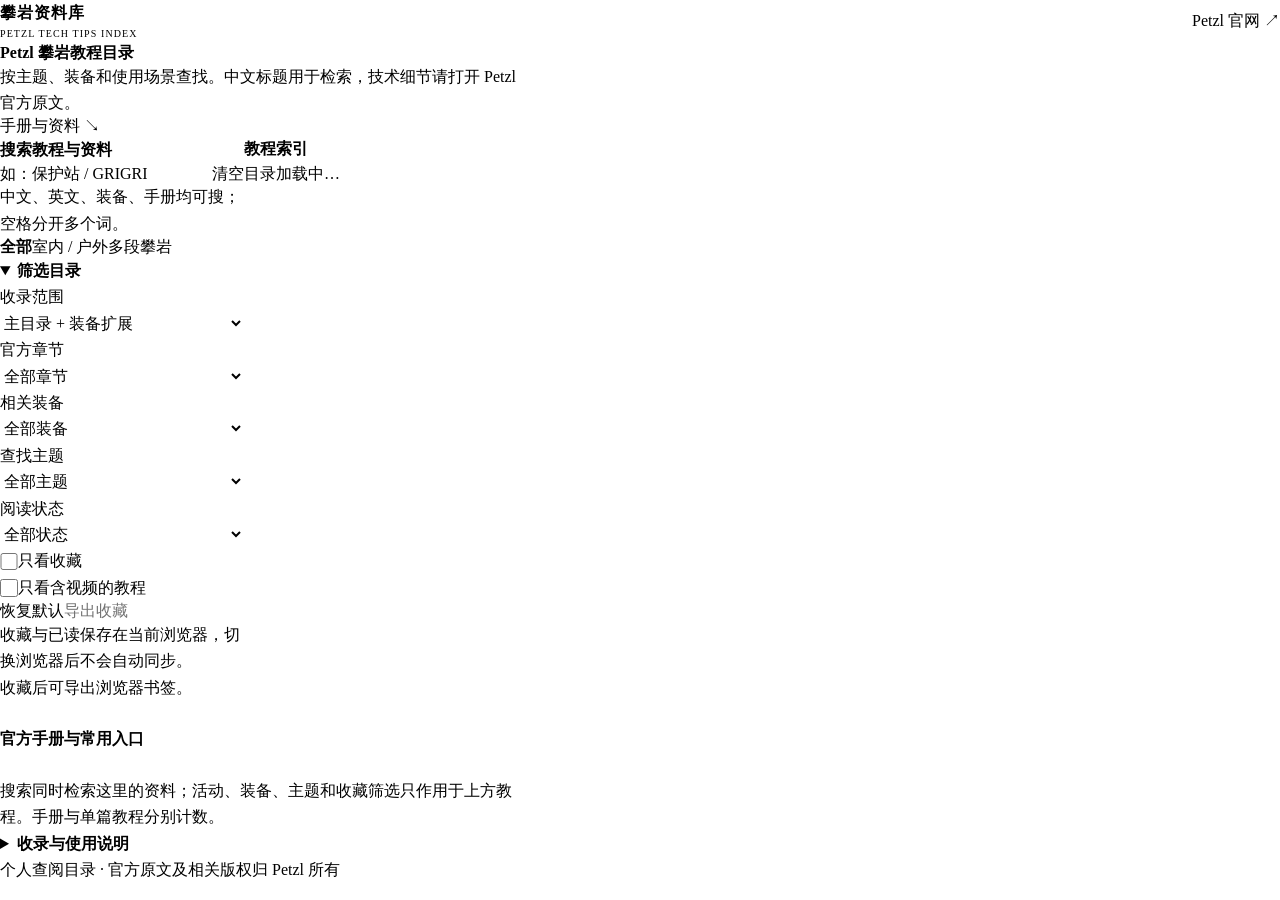
<file: source/index.template.html>
<!doctype html>
<html lang="zh-CN">
<head>
<meta charset="utf-8">
<meta name="viewport" content="width=device-width,initial-scale=1,viewport-fit=cover">
<meta name="color-scheme" content="light">
<link rel="icon" href="data:,">
<title>Petzl 攀岩教程目录</title>
<style>
/* Hallmark · macrostructure: Index-First · tone: editorial reference · anchor hue: cool blue · theme: Almanac · nav: N9 · footer: Ft2 */
/* Hallmark · pre-emit critique: P5 H5 E4 S5 R5 V4 */
/*__TOKENS__*/
* { box-sizing: border-box; }
html, body { overflow-x: clip; }
html { scroll-behavior: auto; }
body { margin: 0; background: var(--color-paper); color: var(--color-ink); font-family: var(--font-body); font-size: var(--text-md); line-height: 1.65; }
a { color: var(--color-accent); text-underline-offset: 0.2em; }
button, input, select { font: inherit; }
button, .button { min-height: var(--control-height); padding: var(--space-xs) var(--space-sm); border: var(--rule-thin) solid var(--color-control-rule); border-radius: var(--radius-sm); background: var(--color-transparent); color: var(--color-ink); cursor: pointer; line-height: 1.3; white-space: nowrap; text-decoration: none; display: inline-flex; justify-content: center; align-items: center; gap: var(--space-xs); }
button:active, .button:active { background: var(--color-paper-3); color: var(--color-ink); }
button[aria-pressed="true"] { background: var(--color-paper-2); color: var(--color-accent); border-color: var(--color-accent); font-weight: 700; }
button:disabled, .button[aria-disabled="true"], input:disabled, select:disabled { opacity: 0.55; cursor: not-allowed; }
[data-state="loading"] { cursor: progress; }
[data-state="error"], [aria-invalid="true"] { border-color: var(--color-error); }
[data-state="success"] { border-color: var(--color-success); }
:focus-visible { outline: 2px solid var(--color-focus); outline-offset: 3px; }
button, input, select, a { -webkit-tap-highlight-color: var(--color-transparent); }
@media (hover: hover) {
  button:not(:disabled):hover, .button:hover { background: var(--color-paper-2); color: var(--color-accent); }
  input:hover, select:hover { background: var(--color-paper-2); color: var(--color-ink); }
  .entry:hover { background: var(--color-paper-2); color: var(--color-ink); }
  a:hover { text-decoration-thickness: 2px; }
}
h1, h2, h3, p { margin: 0; }
h1, h2, h3 { font-style: normal; min-width: 0; overflow-wrap: anywhere; }
h1 { font-family: var(--font-display); font-size: var(--text-title); font-weight: 700; line-height: 1.3; }
h2 { font-size: var(--text-lg); line-height: 1.5; }
h3 { font-size: var(--text-lg); font-weight: 700; line-height: 1.55; }
[hidden] { display: none !important; }
.shell { width: 100%; max-width: 1328px; margin-inline: auto; padding-inline: var(--page-gutter); }
.skip { position: fixed; top: var(--space-xs); left: var(--space-xs); transform: translateY(-200%); z-index: 10; padding: var(--space-sm); background: var(--color-ink); color: var(--color-paper); }
.skip:focus { transform: none; }
.nav-edge { display: flex; align-items: center; justify-content: space-between; gap: var(--space-md); padding-block: var(--space-lg); }
.wordmark { color: var(--color-ink); text-decoration: none; font-size: var(--text-sm); font-weight: 700; letter-spacing: 0.06em; white-space: nowrap; }
.wordmark span { display: block; font-family: var(--font-mono); font-size: 0.625rem; font-weight: 400; letter-spacing: 0.11em; color: var(--color-muted); }
.nav-edge .button { font-size: var(--text-sm); }
.intro { padding-block: var(--space-md) var(--space-xl); border-bottom: var(--rule-thin) solid var(--color-rule); }
.intro h1 { margin-bottom: var(--space-sm); }
.intro-copy { max-width: 65ch; color: var(--color-ink-2); font-size: var(--text-sm); }
.download-links { display:flex; flex-wrap:wrap; gap:var(--space-xs); margin-top:var(--space-sm); }
.download-links .button { font-size:var(--text-xs); }
.snapshot { margin-top: var(--space-sm); color: var(--color-muted); font-size: var(--text-xs); }
.catalogue { display: grid; grid-template-columns: minmax(0, 1fr); gap: var(--space-lg); padding-block: var(--space-xl); }
.search-panel { min-width: 0; }
.search-label { display: block; font-size: var(--text-sm); font-weight: 700; margin-bottom: var(--space-xs); }
.search-line { display: grid; grid-template-columns: minmax(0, 1fr) auto; gap: var(--space-xs); }
input[type="search"], select { width: 100%; min-width: 0; height: var(--control-height); padding: var(--space-xs) var(--space-sm); border: var(--rule-thin) solid var(--color-control-rule); border-radius: var(--radius-sm); background: var(--color-paper); color: var(--color-ink); line-height: 1.3; }
input::placeholder { color: var(--color-muted); opacity: 1; }
input[type="search"], select { outline: 2px solid var(--color-transparent); outline-offset: 1px; }
input[type="search"]:focus-visible, select:focus-visible { outline-color: var(--color-focus); }
select { font-size: var(--text-sm); padding-inline-end: var(--space-xl); }
.helper { min-height: 1.65em; color: var(--color-muted); font-size: var(--text-xs); margin-top: var(--space-xs); }
.activity-tabs { display: flex; flex-wrap: wrap; gap: var(--space-xs); margin-top: var(--space-md); }
.activity-tabs button { flex: 0 0 auto; font-size: var(--text-sm); border-color: var(--color-rule); }
.activity-tabs button[aria-pressed="true"] { border-color: var(--color-accent); }
.filter-panel { border-block: var(--rule-thin) solid var(--color-rule); margin-top: var(--space-lg); }
.filter-panel > summary { min-height: var(--control-height); cursor: pointer; padding-block: var(--space-sm); font-size: var(--text-sm); font-weight: 700; }
.filter-panel > summary::marker { color: var(--color-accent); }
.filter-fields { display: grid; gap: var(--space-md); padding-block: var(--space-xs) var(--space-lg); }
.field label { display: block; font-size: var(--text-xs); color: var(--color-muted); margin-bottom: var(--space-2xs); }
.check-row { display: flex; align-items: center; gap: var(--space-xs); min-height: var(--control-height); font-size: var(--text-sm); cursor: pointer; }
.check-row input { width: 1.1rem; height: 1.1rem; margin: 0; accent-color: var(--color-accent); }
.filter-actions { display: flex; align-items: center; flex-wrap: wrap; gap: var(--space-xs); }
.filter-actions button { font-size: var(--text-sm); }
.storage-note { color: var(--color-muted); font-size: var(--text-xs); margin-top: var(--space-sm); }
.results { min-width: 0; }
.result-head { display: flex; align-items: baseline; justify-content: space-between; flex-wrap: wrap; gap: var(--space-xs) var(--space-md); padding-bottom: var(--space-sm); border-bottom: var(--rule-thin) solid var(--color-control-rule); }
.result-tally { font-size: var(--text-sm); color: var(--color-muted); }
.result-tally strong { font-family: var(--font-mono); font-size: var(--text-xl); font-weight: 500; color: var(--color-ink); font-variant-numeric: tabular-nums; margin-inline-end: var(--space-2xs); }
.result-list { list-style: none; margin: 0; padding: 0; }
.entry { display: grid; grid-template-columns: minmax(0, 1fr); gap: var(--space-md); padding-block: var(--space-lg); border-bottom: var(--rule-thin) solid var(--color-rule); }
.entry-content { min-width: 0; }
.entry-title { margin-bottom: var(--space-2xs); }
.title-en { font-size: var(--text-sm); line-height: 1.6; color: var(--color-muted); overflow-wrap: anywhere; }
.entry-meta { display: flex; gap: var(--space-xs); flex-wrap: wrap; align-items: center; margin-top: var(--space-sm); font-size: var(--text-xs); color: var(--color-muted); }
.meta-tag { display: inline-block; padding-inline: var(--space-xs); border: var(--rule-thin) solid var(--color-rule); border-radius: var(--radius-sm); line-height: 1.8; }
.meta-tag.scope-extension { border-color: var(--color-control-rule); }
.entry-keywords { color: var(--color-muted); font-size: var(--text-xs); margin-top: var(--space-xs); overflow-wrap: anywhere; }
.entry-actions { display: flex; align-items: center; flex-wrap: wrap; justify-content: flex-start; gap: var(--space-xs); }
.entry-actions .button, .entry-actions button { font-size: var(--text-xs); }
.source-button { border-color: var(--color-accent); color: var(--color-accent); font-weight: 700; }
.mark-button { border-color: var(--color-rule); }
.mark-button[aria-pressed="true"] { border-color: var(--color-accent); }
.verification { color: var(--color-muted); font-size: var(--text-xs); margin-top: var(--space-xs); }
.empty { padding-block: var(--space-2xl); }
.empty-symbol { font-size: var(--text-xl); color: var(--color-muted); margin-bottom: var(--space-sm); }
.empty p { color: var(--color-muted); font-size: var(--text-sm); max-width: 54ch; margin-block: var(--space-xs) var(--space-md); }
.resources { padding-block: var(--space-xl); border-top: var(--rule-thin) solid var(--color-control-rule); }
.resources > p { color: var(--color-muted); font-size: var(--text-sm); margin-block: var(--space-xs) var(--space-lg); max-width: 65ch; }
.resource-list { display: grid; gap: 0; }
.resource { display: grid; grid-template-columns: minmax(0, 1fr); gap: var(--space-sm); padding-block: var(--space-md); border-bottom: var(--rule-thin) solid var(--color-rule); }
.resource h3 { font-size: var(--text-md); }
.resource p { color: var(--color-muted); font-size: var(--text-sm); margin-top: var(--space-2xs); overflow-wrap: anywhere; }
.resource .button { justify-self: start; font-size: var(--text-sm); }
.coverage { margin-block: var(--space-xl); color: var(--color-muted); font-size: var(--text-sm); }
.coverage summary { min-height: var(--control-height); padding-block: var(--space-sm); color: var(--color-ink); font-weight: 700; cursor: pointer; }
.coverage p { max-width: 75ch; margin-top: var(--space-xs); }
.foot-line { display: flex; justify-content: space-between; align-items: baseline; flex-wrap: wrap; gap: var(--space-sm); padding-block: var(--space-lg) var(--space-xl); border-top: var(--rule-thin) solid var(--color-rule); font-size: var(--text-xs); color: var(--color-muted); }
.foot-line p { max-width: 65ch; }
.status { min-height: 1.65em; font-size: var(--text-xs); color: var(--color-muted); margin-top: var(--space-xs); }
.sr-only { position: absolute; width: 1px; height: 1px; padding: 0; margin: -1px; overflow: clip; clip-path: inset(50%); white-space: nowrap; border: 0; }
noscript p { padding: var(--space-lg); border: var(--rule-thin) solid var(--color-error); color: var(--color-error); margin-block: var(--space-lg); }
@media (min-width: 40rem) {
  .filter-fields { grid-template-columns: repeat(2, minmax(0, 1fr)); }
  .filter-checks, .filter-actions { grid-column: 1 / -1; }
  .resource { grid-template-columns: minmax(0, 1fr) auto; align-items: center; gap: var(--space-lg); }
}
@media (min-width: 60rem) {
  .catalogue { grid-template-columns: 244px minmax(0, 1fr); gap: var(--space-2xl); align-items: start; }
  .search-panel { position: static; }
  .activity-tabs { gap: var(--space-2xs); }
  .activity-tabs button { padding-inline: var(--space-xs); }
  .filter-fields { grid-template-columns: minmax(0, 1fr); }
  .entry { grid-template-columns: minmax(0, 1fr) 112px; gap: var(--space-lg); }
  .entry-actions { flex-direction: column; align-items: stretch; justify-content: flex-start; }
  .entry-actions .button, .entry-actions button { width: 100%; }
  .filter-actions { gap: var(--space-xs); }
  .filter-actions button { padding-inline: var(--space-xs); }
}
@media (prefers-reduced-motion: reduce) { *, *::before, *::after { animation-duration: var(--dur-none) !important; transition-duration: var(--dur-none) !important; scroll-behavior: auto !important; } }
@media print {
  .nav-edge, .search-panel, .entry-actions, .resource .button, .storage-note, .status { display: none; }
  .catalogue { display: block; }
  .entry, .resource { break-inside: avoid; }
  a::after { content: " (" attr(href) ")"; }
}
</style>
</head>
<body>
<a href="#results" class="skip">跳到教程列表</a>
<div class="shell">
<!-- N9: one wordmark and one official-site link keep the index quiet. -->
<header class="nav-edge">
  <a class="wordmark" href="#top" aria-label="回到 Petzl 教程目录顶部">攀岩资料库<span>PETZL TECH TIPS INDEX</span></a>
  <a class="button" href="https://www.petzl.com/int/en/sport" target="_blank" rel="noopener noreferrer">Petzl 官网 ↗</a>
</header>
<main id="top">
  <section class="intro" aria-labelledby="page-title">
    <h1 id="page-title">Petzl 攀岩教程目录</h1>
    <p class="intro-copy">按主题、装备和使用场景查找。中文标题用于检索，技术细节请打开 Petzl 官方原文。</p>
    <p class="snapshot" id="snapshot"></p>
    <p class="snapshot" id="verification-summary"></p>
    <div class="download-links"><a class="button" href="#resources">手册与资料 ↘</a><a class="button" id="download-csv" download hidden>CSV 表格 ↓</a><a class="button" id="download-md" download hidden>分类目录 ↓</a><a class="button" id="download-zip" download hidden>完整打包 ↓</a></div>
  </section>
  <noscript><p>此目录需要浏览器启用 JavaScript 才能筛选与显示条目。可先使用同文件夹中的 Markdown 或 CSV 目录。</p></noscript>
  <div class="catalogue">
    <aside class="search-panel" aria-label="查找与筛选">
      <label class="search-label" for="search">搜索教程与资料</label>
      <div class="search-line">
        <input id="search" type="search" placeholder="如：保护站 / GRIGRI" autocomplete="off" aria-describedby="search-help" maxlength="160">
        <button id="clear-search" type="button" aria-label="清空搜索">清空</button>
      </div>
      <p class="helper" id="search-help">中文、英文、装备、手册均可搜；空格分开多个词。</p>
      <div class="activity-tabs" role="group" aria-label="活动范围">
        <button type="button" data-activity="all" aria-pressed="true">全部</button>
        <button type="button" data-activity="indoor" aria-pressed="false">室内 / 户外</button>
        <button type="button" data-activity="multi" aria-pressed="false">多段攀岩</button>
      </div>
      <details class="filter-panel" id="filter-panel" open>
        <summary>筛选目录</summary>
        <div class="filter-fields">
          <div class="field">
            <label for="scope">收录范围</label>
            <select id="scope"><option value="">主目录 + 装备扩展</option><option value="主目录">主目录</option><option value="装备扩展">装备扩展</option></select>
          </div>
          <div class="field"><label for="section">官方章节</label><select id="section"><option value="">全部章节</option></select></div>
          <div class="field"><label for="equipment">相关装备</label><select id="equipment"><option value="">全部装备</option></select></div>
          <div class="field"><label for="topic">查找主题</label><select id="topic"><option value="">全部主题</option></select></div>
          <div class="field"><label for="read-state">阅读状态</label><select id="read-state"><option value="">全部状态</option><option value="unread">未标记已读</option><option value="read">已标记已读</option></select></div>
          <div class="filter-checks">
            <label class="check-row"><input id="favorites-only" type="checkbox"><span id="favorites-label">只看收藏</span></label>
            <label class="check-row"><input id="video-only" type="checkbox"><span>只看含视频的教程</span></label>
          </div>
          <div class="filter-actions"><button type="button" id="reset">恢复默认</button><button type="button" id="export-favorites" disabled aria-describedby="export-help">导出收藏</button></div>
        </div>
      </details>
      <p class="storage-note" id="storage-note">收藏与已读保存在当前浏览器，切换浏览器后不会自动同步。</p>
      <p class="helper" id="export-help">收藏后可导出浏览器书签。</p>
      <p class="status" id="status" role="status" aria-live="polite"></p>
    </aside>
    <section class="results" id="results" aria-labelledby="results-title" tabindex="-1">
      <div class="result-head"><h2 id="results-title">教程索引</h2><p class="result-tally" id="result-count" role="status" aria-live="polite"></p></div>
      <p class="helper" id="resource-hint" hidden></p>
      <ul class="result-list" id="result-list" aria-busy="true"><li class="entry">目录加载中…</li></ul>
      <div class="empty" id="empty" hidden>
        <div class="empty-symbol" aria-hidden="true">⌕</div>
        <h3>没有符合当前条件的教程</h3>
        <p id="empty-reason">试试更短的关键词，或放宽活动、章节与装备筛选。</p>
        <button type="button" id="empty-reset">清除筛选</button>
      </div>
    </section>
  </div>
  <section class="resources" id="resources" aria-labelledby="resources-title">
    <h2 id="resources-title">官方手册与常用入口</h2>
    <p class="helper" id="resource-count" role="status" aria-live="polite"></p>
    <p>搜索同时检索这里的资料；活动、装备、主题和收藏筛选只作用于上方教程。手册与单篇教程分别计数。</p>
    <div class="resource-list" id="resource-list"></div>
  </section>
  <details class="coverage">
    <summary>收录与使用说明</summary>
    <p id="coverage-note"></p>
    <p>本目录提供检索与原文入口。装备使用应先阅读对应说明书，技术练习须接受专业培训，并按实际场景核对原文的适用条件。标记“已读”只代表阅读记录。</p>
    <p>查找时可先选活动，再选主题或装备；没有结果时逐项放宽条件。主目录对应攀岩活动栏目，装备扩展帮助查到分散在产品页中的相关条目。</p>
  </details>
</main>
<footer class="foot-line"><p>个人查阅目录 · 官方原文及相关版权归 Petzl 所有</p><p id="footer-date"></p></footer>
</div>
<script id="catalog-data" type="application/json">__CATALOG_JSON__</script>
<script>
(function () {
  "use strict";
  const byId = (id) => document.getElementById(id);
  const data = JSON.parse(byId("catalog-data").textContent);
  const articles = Array.isArray(data.articles) ? data.articles : [];
  const resources = Array.isArray(data.resources) ? data.resources : [];
  const meta = data.meta || {};
  const list = byId("result-list");
  const controls = ["scope", "section", "equipment", "topic", "read-state", "favorites-only", "video-only"];
  const state = { activity: "all", favorites: new Set(), read: new Set(), persistent: true };
  const storageKey = "petzl-tutorial-index:v1";
  const clean = (value) => value == null ? "" : String(value);
  const array = (value) => Array.isArray(value) ? value.map(clean).filter(Boolean) : (value ? [clean(value)] : []);
  const normalize = (value) => clean(value).normalize("NFKC").toLocaleLowerCase().replace(/[’‘]/g, "'").replace(/®/g, "").replace(/[‐‑–—-]/g, " ").replace(/grigri\s*\+/g, "grigri plus").replace(/\s+/g, " ").trim();
  const textNode = (tag, value, className) => {
    const el = document.createElement(tag);
    el.textContent = clean(value);
    if (className) el.className = className;
    return el;
  };
  const officialURL = (value) => {
    try {
      const url = new URL(clean(value));
      const host = url.hostname.toLowerCase();
      if (url.protocol === "https:" && (host === "petzl.com" || host.endsWith(".petzl.com") || host === "petzl.file.force.com")) return url.href;
    } catch (_) {}
    return null;
  };
  const externalLink = (url, label, accessibleLabel) => {
    const href = officialURL(url);
    if (!href) return textNode("span", "链接待复核", "verification");
    const el = textNode("a", label, "button source-button");
    el.href = href;
    el.target = "_blank";
    el.rel = "noopener noreferrer";
    if (accessibleLabel) el.setAttribute("aria-label", accessibleLabel);
    return el;
  };
  function announce(message) { byId("status").textContent = message; }
  function storageUnavailable() {
    state.persistent = false;
    byId("storage-note").textContent = "浏览器未允许本地保存。收藏与已读在本次打开期间仍可使用；关闭前可导出收藏。";
  }
  try {
    const probe = storageKey + ":probe";
    localStorage.setItem(probe, "1");
    localStorage.removeItem(probe);
    const saved = JSON.parse(localStorage.getItem(storageKey) || "{}");
    if (Array.isArray(saved.favorites)) state.favorites = new Set(saved.favorites.map(clean));
    if (Array.isArray(saved.read)) state.read = new Set(saved.read.map(clean));
  } catch (_) { storageUnavailable(); }
  function save() {
    if (!state.persistent) return;
    try { localStorage.setItem(storageKey, JSON.stringify({ favorites: Array.from(state.favorites), read: Array.from(state.read) })); }
    catch (_) { storageUnavailable(); }
  }
  const indexed = articles.map((article) => ({
    article,
    searchable: normalize([article.title_zh, article.title_en, ...array(article.equipment), ...array(article.topics), ...array(article.activities), ...array(article.official_sections)].join(" ")),
    activityText: array(article.activities).join(" ")
  }));
  function populateSelect(id, field) {
    const values = Array.from(new Set(articles.flatMap((a) => array(a[field])))).sort((a, b) => a.localeCompare(b, "zh-CN"));
    values.forEach((value) => {
      const option = textNode("option", value);
      option.value = value;
      byId(id).append(option);
    });
  }
  populateSelect("section", "official_sections");
  populateSelect("equipment", "equipment");
  populateSelect("topic", "topics");
  const counts = {
    core: meta.core_count == null ? articles.filter((a) => a.scope === "主目录").length : meta.core_count,
    total: meta.total_count == null ? articles.length : meta.total_count,
    resources: meta.resource_count == null ? resources.length : meta.resource_count
  };
  const date = clean(meta.date).slice(0, 10);
  byId("snapshot").textContent = "主目录 " + counts.core + " 篇 · 收录合计 " + counts.total + " 篇 · 手册与入口 " + counts.resources + " 项" + (date ? " · 目录更新 " + date : "");
  byId("footer-date").textContent = date ? "目录更新 " + date : "目录快照";
  byId("coverage-note").textContent = Array.isArray(meta.coverage_note) ? meta.coverage_note.join(" ") : clean(meta.coverage_note);
  const verifyStart = clean(meta.verification_started_at).slice(0,10);
  const verifyEnd = clean(meta.verification_completed_at).slice(0,10);
  const verifiedRange = verifyStart && verifyEnd && verifyStart !== verifyEnd ? verifyStart + " 至 " + verifyEnd : verifyEnd;
  byId("verification-summary").textContent = "正文链接 " + (meta.verified_count || 0) + "/" + articles.length + " 已核验" + (verifiedRange ? " · 核验日期 " + verifiedRange : "") + " · 资料入口 " + (meta.resource_verified_count || 0) + "/" + resources.length + " 已核验";
  const resourceRows = [];
  function renderResourceMatches() {
    const terms = normalize(byId("search").value).split(/\s+/).filter(Boolean);
    let matched = 0;
    resourceRows.forEach(({row,searchable}) => { const visible = terms.every(term => searchable.includes(term)); row.hidden = !visible; if (visible) matched++; });
    byId("resource-count").textContent = terms.length ? "匹配 " + matched + " 项 / 共 " + resources.length + " 项" : "共 " + resources.length + " 项资料";
    const hint = byId("resource-hint");
    hint.replaceChildren();
    hint.hidden = !terms.length || matched === 0;
    if (!hint.hidden) {
      hint.append(document.createTextNode("补充资料另有 " + matched + " 项匹配。 "));
      const jump = textNode("a", "查看匹配资料 ↓"); jump.href = "#resources"; hint.append(jump);
    }
    return matched;
  }
  [["download-csv","csv"],["download-md","markdown"],["download-zip","zip"]].forEach(([id,key]) => {
    const name = meta.downloads && meta.downloads[key];
    if (typeof name === "string" && name && !/[\\/]/.test(name) && !name.includes("..") && !name.includes(":")) { byId(id).href = "./" + encodeURIComponent(name); byId(id).hidden = false; }
  });
  const filterMedia = matchMedia("(min-width: 60rem)");
  byId("filter-panel").open = filterMedia.matches;
  function activityMatches(text) {
    if (state.activity === "all") return true;
    if (state.activity === "indoor") return /室内|户外|单段|运动攀岩|indoor|outdoor/i.test(text);
    return /多段|多绳距|multi.?pitch/i.test(text);
  }
  function filtered() {
    const terms = normalize(byId("search").value).split(/\s+/).filter(Boolean);
    const scope = byId("scope").value;
    const section = byId("section").value;
    const equipment = byId("equipment").value;
    const topic = byId("topic").value;
    const readState = byId("read-state").value;
    return indexed.filter(({ article: a, searchable, activityText }) => {
      const id = clean(a.id);
      return terms.every((term) => searchable.includes(term))
        && activityMatches(activityText)
        && (!scope || a.scope === scope)
        && (!section || array(a.official_sections).includes(section))
        && (!equipment || array(a.equipment).includes(equipment))
        && (!topic || array(a.topics).includes(topic))
        && (!byId("favorites-only").checked || state.favorites.has(id))
        && (!byId("video-only").checked || a.has_video === true)
        && (!readState || (readState === "read" ? state.read.has(id) : !state.read.has(id)));
    }).map(({ article }) => article);
  }
  function createMarkButton(article, action, pressed) {
    const title = clean(article.title_zh || article.title_en);
    const label = action === "favorite" ? (pressed ? "已收藏" : "收藏") : (pressed ? "已读" : "标记已读");
    const btn = textNode("button", label, "mark-button");
    btn.type = "button";
    btn.dataset.action = action;
    btn.dataset.id = clean(article.id);
    btn.setAttribute("aria-pressed", String(pressed));
    btn.setAttribute("aria-label", (action === "favorite" ? (pressed ? "取消收藏：" : "收藏：") : (pressed ? "取消已读标记：" : "标记已读：")) + title);
    return btn;
  }
  function createEntry(article) {
    const id = clean(article.id);
    const li = document.createElement("li");
    const entry = document.createElement("article");
    entry.className = "entry";
    entry.dataset.id = id;
    const content = document.createElement("div");
    content.className = "entry-content";
    const title = textNode("h3", article.title_zh || article.title_en, "entry-title");
    content.append(title);
    if (article.title_en) {
      const en = textNode("p", article.title_en, "title-en");
      en.lang = "en";
      content.append(en);
    }
    const metadata = document.createElement("div");
    metadata.className = "entry-meta";
    if (article.scope === "装备扩展") metadata.append(textNode("span", "装备扩展", "meta-tag scope-extension"));
    array(article.official_sections).forEach((section) => metadata.append(textNode("span", section, "meta-tag")));
    if (article.has_video === true) metadata.append(textNode("span", "含视频", "meta-tag"));
    if (metadata.childNodes.length) content.append(metadata);
    const details = [];
    const equipment = array(article.equipment);
    const topics = array(article.topics);
    if (equipment.length) details.push("装备：" + equipment.join(" · "));
    if (topics.length) details.push("主题：" + topics.join(" · "));
    if (details.length) content.append(textNode("p", details.join("　/　"), "entry-keywords"));
    const status = Number(article.http_status);
    if (status !== 200 || article.title_matches !== true) content.append(textNode("p", "原文链接尚未通过正文核验，请到官网复核。", "verification"));
    if (article.context_note) content.append(textNode("p", article.context_note, "verification"));
    const actions = document.createElement("div");
    actions.className = "entry-actions";
    actions.append(externalLink(article.url, "读原文 ↗", "在 Petzl 官网阅读：" + clean(article.title_zh || article.title_en)));
    actions.append(createMarkButton(article, "favorite", state.favorites.has(id)));
    actions.append(createMarkButton(article, "read", state.read.has(id)));
    entry.append(content, actions);
    li.append(entry);
    return li;
  }
  function render(preserveFocus) {
    const active = preserveFocus && document.activeElement && document.activeElement.dataset;
    const focused = active && active.id && active.action ? { id: active.id, action: active.action } : null;
    const visible = filtered();
    const resourceMatches = renderResourceMatches();
    list.replaceChildren();
    const fragment = document.createDocumentFragment();
    visible.forEach((article) => fragment.append(createEntry(article)));
    list.append(fragment);
    list.setAttribute("aria-busy", "false");
    byId("empty").hidden = visible.length !== 0;
    const count = byId("result-count");
    count.replaceChildren(textNode("strong", visible.length), document.createTextNode("篇 / 共 " + articles.length + " 篇"));
    const savedCount = articles.filter((a) => state.favorites.has(clean(a.id))).length;
    byId("favorites-label").textContent = "只看收藏（" + savedCount + "）";
    byId("export-favorites").disabled = savedCount === 0;
    byId("export-help").textContent = savedCount ? "导出为 HTML 书签，可导入浏览器。" : "收藏后可导出浏览器书签。";
    byId("clear-search").disabled = !byId("search").value;
    if (byId("favorites-only").checked && savedCount === 0) byId("empty-reason").textContent = "你还没有收藏教程。关闭“只看收藏”，找到需要的条目后点“收藏”。";
    else if (normalize(byId("search").value) && resourceMatches) byId("empty-reason").textContent = "单篇教程没有匹配；在下方官方手册与资料中找到了 " + resourceMatches + " 项。可点上方链接查看。";
    else if (byId("scope").value) byId("empty-reason").textContent = "试将收录范围切换为“主目录 + 装备扩展”，或放宽其他条件。";
    else byId("empty-reason").textContent = "试试更短的关键词，或放宽活动、章节与装备筛选。";
    document.querySelectorAll("[data-activity]").forEach((btn) => btn.setAttribute("aria-pressed", String(btn.dataset.activity === state.activity)));
    if (focused) {
      const target = Array.from(list.querySelectorAll("button[data-action]")).find((btn) => btn.dataset.id === focused.id && btn.dataset.action === focused.action);
      if (target) target.focus({ preventScroll: true });
      else byId("results").focus({ preventScroll: true });
    }
  }
  function resetFilters() {
    byId("search").value = "";
    byId("scope").value = "";
    ["section", "equipment", "topic", "read-state"].forEach((id) => { byId(id).value = ""; });
    ["favorites-only", "video-only"].forEach((id) => { byId(id).checked = false; });
    state.activity = "all";
    render(false);
    byId("search").focus({ preventScroll: true });
    announce("已恢复全部教程的默认筛选。收藏与已读标记仍保留。");
  }
  byId("search").addEventListener("input", () => render(false));
  controls.forEach((id) => byId(id).addEventListener("change", () => render(false)));
  document.querySelectorAll("[data-activity]").forEach((btn) => btn.addEventListener("click", () => {
    state.activity = btn.dataset.activity;
    render(false);
  }));
  byId("clear-search").addEventListener("click", () => {
    byId("search").value = "";
    render(false);
    byId("search").focus({ preventScroll: true });
  });
  byId("reset").addEventListener("click", resetFilters);
  byId("empty-reset").addEventListener("click", resetFilters);
  list.addEventListener("click", (event) => {
    const btn = event.target.closest("button[data-action]");
    if (!btn) return;
    const set = btn.dataset.action === "favorite" ? state.favorites : state.read;
    const removing = set.has(btn.dataset.id);
    if (removing) set.delete(btn.dataset.id);
    else set.add(btn.dataset.id);
    save();
    render(true);
    announce(btn.dataset.action === "favorite" ? (removing ? "已取消收藏。" : "已加入收藏。") : (removing ? "已取消已读标记。" : "已标记为已读。"));
  });
  function htmlEscape(value) {
    return clean(value).replace(/&/g, "&amp;").replace(/</g, "&lt;").replace(/>/g, "&gt;").replace(/"/g, "&quot;");
  }
  byId("export-favorites").addEventListener("click", () => {
    const saved = articles.filter((a) => state.favorites.has(clean(a.id)) && officialURL(a.url));
    if (!saved.length) { announce("没有可导出的有效官网链接。"); return; }
    const lines = saved.map((a) => '<DT><A HREF="' + htmlEscape(officialURL(a.url)) + '">' + htmlEscape(a.title_zh || a.title_en) + (a.title_zh && a.title_en ? " · " + htmlEscape(a.title_en) : "") + "</A>");
    const bookmarks = '<!DOCTYPE NETSCAPE-Bookmark-file-1>\n<META HTTP-EQUIV="Content-Type" CONTENT="text/html; charset=UTF-8">\n<TITLE>Petzl 攀岩教程收藏</TITLE>\n<H1>Petzl 攀岩教程收藏</H1>\n<DL><p>\n' + lines.join("\n") + "\n</DL><p>\n";
    try {
      const blob = new Blob([bookmarks], { type: "text/html;charset=utf-8" });
      const objectURL = URL.createObjectURL(blob);
      const link = document.createElement("a");
      link.href = objectURL;
      link.download = "Petzl-教程收藏-" + (date || "bookmarks") + ".html";
      document.body.append(link);
      link.click();
      link.remove();
      setTimeout(() => URL.revokeObjectURL(objectURL), 1000);
      announce("已导出 " + saved.length + " 条收藏书签。");
    } catch (_) { announce("浏览器阻止了导出。请允许当前页面下载后重试。"); }
  });
  resources.forEach((resource) => {
    const row = document.createElement("article");
    row.className = "resource";
    const content = document.createElement("div");
    content.append(textNode("h3", resource.title_zh || resource.title_en));
    if (resource.title_en) {
      const en = textNode("p", resource.title_en, "title-en");
      en.lang = "en";
      content.append(en);
    }
    if (resource.description) content.append(textNode("p", resource.description));
    row.append(content, externalLink(resource.url, "打开官方资料 ↗", "打开 Petzl 官方资料：" + clean(resource.title_zh || resource.title_en)));
    row.dataset.resourceId = clean(resource.id);
    resourceRows.push({row,searchable:normalize([resource.title_zh,resource.title_en,resource.type,resource.description,...array(resource.keywords)].join(" "))});
    if (resource.verification_status !== "已核验") content.append(textNode("p", "该资料入口待复核，请结合官方来源页确认。", "verification"));
    byId("resource-list").append(row);
  });
  if (!resources.length) byId("resources").hidden = true;
  render(false);
})();
</script>
</body>
</html>
</file>
